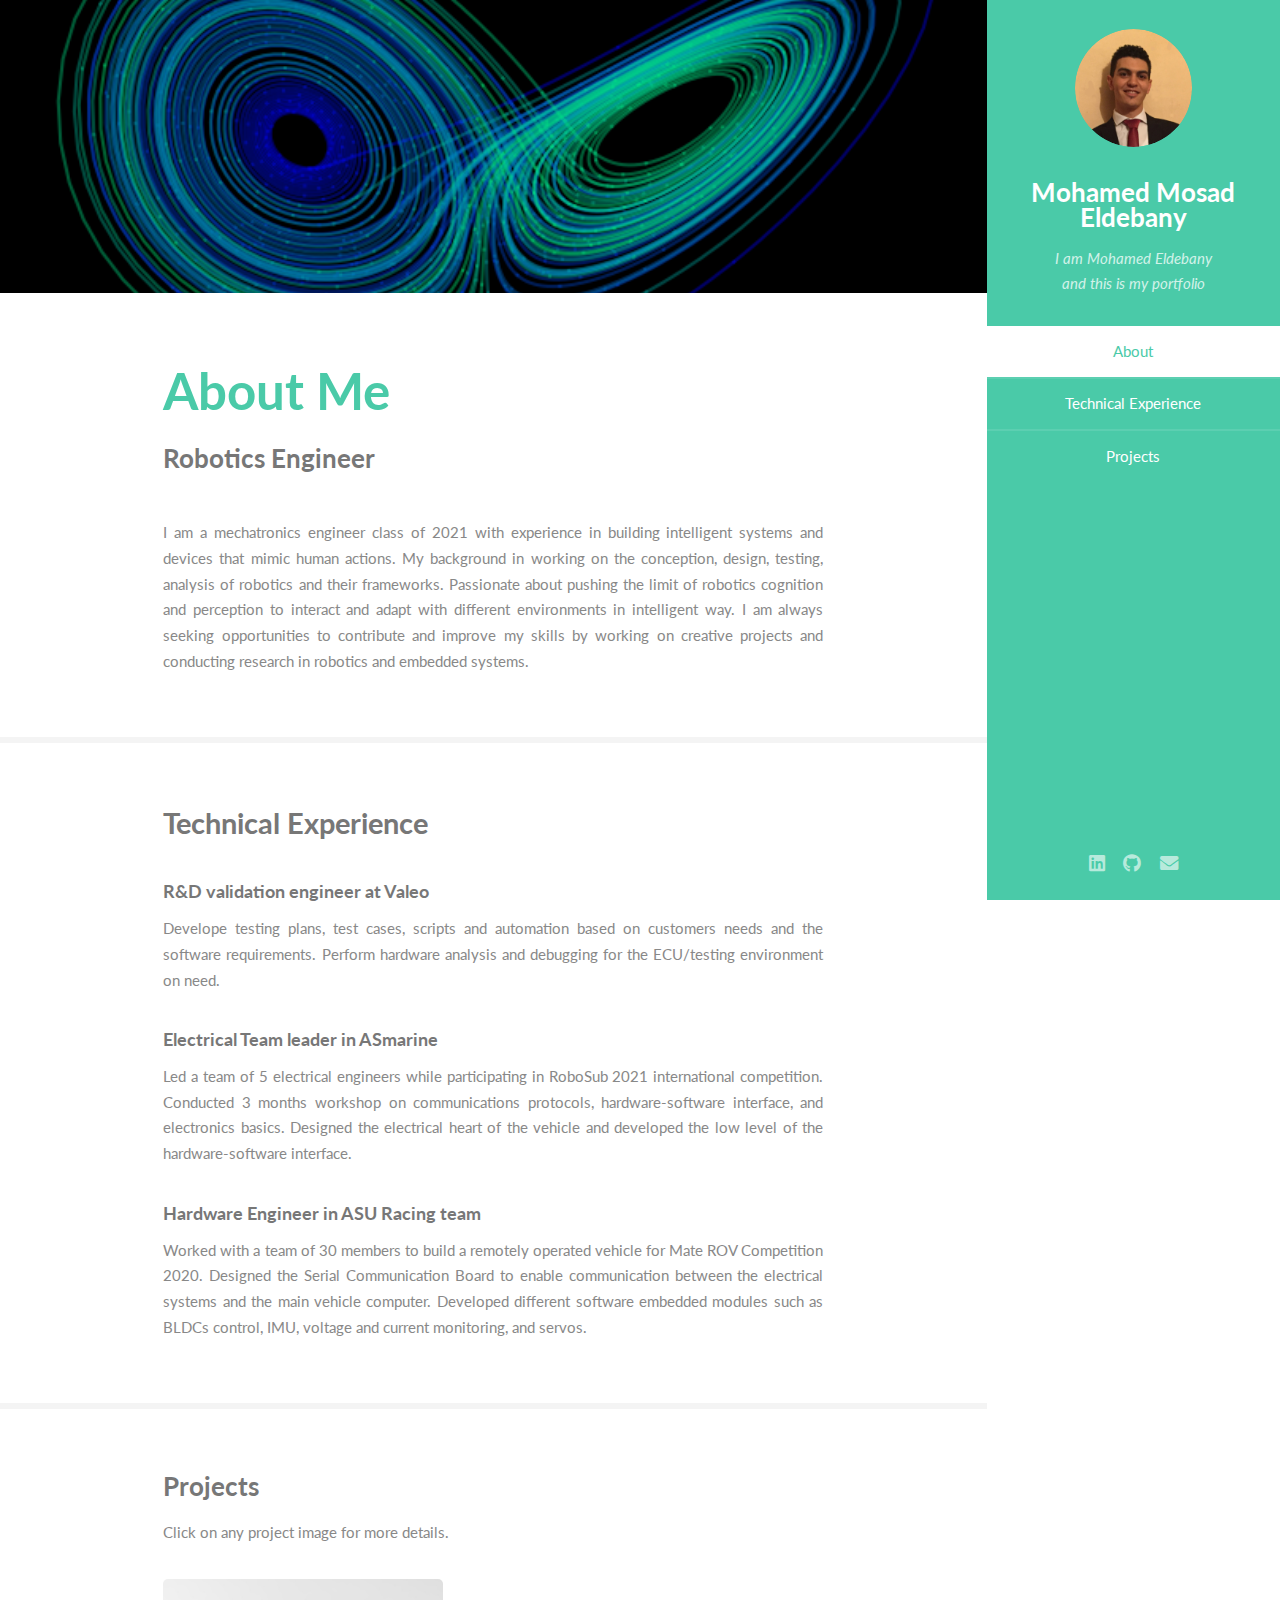
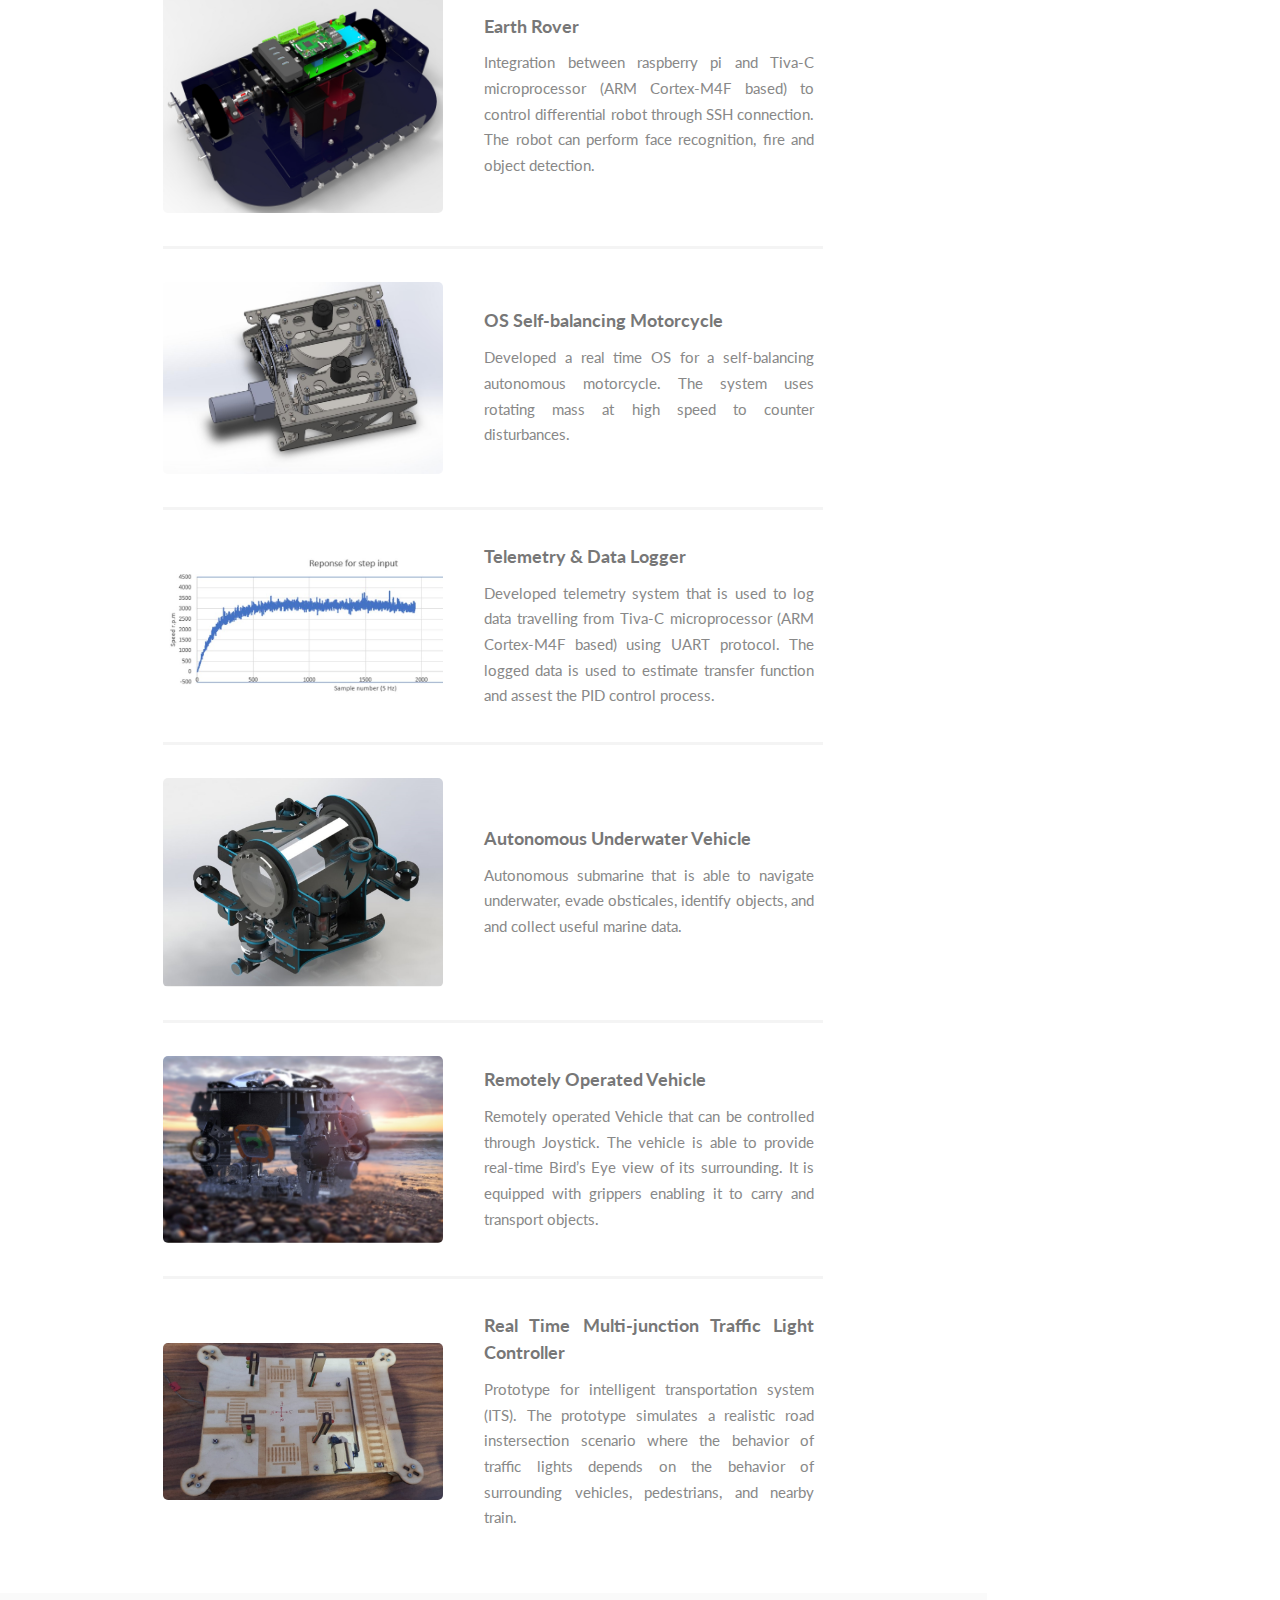
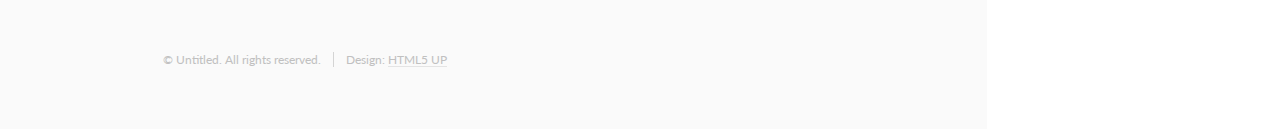
<file: index.html>
<!DOCTYPE HTML>
<!--
	Read Only by HTML5 UP
	html5up.net | @ajlkn
	Free for personal and commercial use under the CCA 3.0 license (html5up.net/license)
-->
<html>
	<head>
		<title>Mosad's Portfolio</title>
		<meta charset="utf-8" />
		<meta name="viewport" content="width=device-width, initial-scale=1, user-scalable=no" />
		<link rel="stylesheet" href="assets/css/main.css" />
	</head>
	<body class="is-preload">

		<!-- Header -->
			<section id="header">
				<header>
					<span class="image avatar"><img src="images/avatar.jpg" alt="" /></span>
					<h1 id="logo"><a href="#">Mohamed Mosad Eldebany</a></h1>
					<p>I am Mohamed Eldebany<br /> and this is my portfolio<br />
				</header>
				<nav id="nav">
					<ul>
						<li><a href="#one" class="active">About</a></li>
						<li><a href="#two">Technical Experience</a></li>
						<li><a href="#three">Projects</a></li>
					</ul>
				</nav>
				<footer>
					<ul class="icons">
						<li><a href="https://www.linkedin.com/in/mohamed-eldebany-15b334131/" target="_blank" class="icon brands fa-linkedin"><span class="label">LinkedIn</span></a></li>
						<li><a href="https://github.com/mossad1998" target="_blank" class="icon brands fa-github"><span class="label">Github</span></a></li>
						<li><a href="mailto: mohamed.eldebany@outlook.com" target="_blank" class="icon solid fa-envelope"><span class="label">Email</span></a></li>
					</ul>
				</footer>
			</section>

		<!-- Wrapper -->
			<div id="wrapper">

				<!-- Main -->
					<div id="main">

						<!-- One -->
							<section id="one">
								<div class="image main" data-position="center">
									<img src="images/banner.jpg" alt="" />
								</div>
								<div class="container">
									<header class="major">
										<h2>About Me</h2>
										<p>Robotics Engineer	<br /></p>
									</header>
									<p>I am a mechatronics engineer class of 2021 with experience in building intelligent systems and devices that mimic human actions.
									My background in working on the conception, design, testing, analysis of robotics and their frameworks.
									Passionate about pushing the limit of robotics cognition and perception to interact and adapt with different environments in intelligent way.
									I am always seeking opportunities to contribute and improve my skills by working on creative projects and conducting research in robotics and embedded systems.</p>
								</div>
							</section>

						<!-- Two -->
							<section id="two">
								<div class="container">
									<h2>Technical Experience</h2>


									<p>
										<h4>R&D validation engineer at Valeo</h4>
										Develope testing plans, test cases, scripts and automation based on customers needs and the software requirements. 
										Perform hardware analysis and debugging for the ECU/testing environment on need.
									</p>

									
									<p>
										<h4>Electrical Team leader in ASmarine</h4>
										Led  a team  of 5 electrical engineers while participating in RoboSub 2021 international competition.
										Conducted 3 months workshop on communications protocols, hardware-software interface, and electronics basics.
										Designed the electrical heart of the vehicle and developed the low level of the hardware-software interface.
									</p>

									<p>
										<h4>Hardware Engineer in ASU Racing team</h4>
										Worked with a team of 30 members to build a remotely operated vehicle for Mate ROV Competition 2020.
										Designed the Serial Communication Board to enable communication between the electrical systems and the main
										vehicle computer.
										Developed different software embedded modules such as BLDCs control, IMU, voltage and current monitoring, and servos.
									</p>

								</div>
							</section>

						<!-- Three -->
							<section id="three">
								<div class="container">
									<h3>Projects</h3>
									<p>Click on any project image for more details.</p>
									<div class="features">

										<article>
											<a href="./public/EarthRover.html" class="image"><img src="images/ER_2.jpg" alt="" /></a>
											<div class="inner">
												<h4>Earth Rover</h4>
												<p>
													Integration between raspberry pi and Tiva-C microprocessor (ARM Cortex-M4F based) to control differential robot through SSH connection.
													The robot can perform face recognition, fire and object detection.
												</p>
											</div>
										</article>

										<article>
											<a href="./public/selfBalancingMotorcycle.html" class="image"><img src="images/self_balancr_cad.JPG" alt="" /></a>
											<div class="inner">
												<h4>OS Self-balancing Motorcycle</h4>
												<p>
													Developed a real time OS for a self-balancing autonomous motorcycle.
													The system uses rotating mass at high speed to counter disturbances.
												</p>
											</div>
										</article>
										<article>
											<a href="./public/DataLogger.html" class="image"><img src="images/Response.jpg" alt="" /></a>
											<div class="inner">
												<h4>Telemetry & Data Logger</h4>
												<p>
													Developed telemetry system that is used to log data travelling from Tiva-C microprocessor (ARM Cortex-M4F based) using UART protocol.
													The logged data is used to estimate transfer function and assest the PID control process.
												</p>
											</div>
										</article>



										<article>
											<a href="./public/AutonomousUnderwaterVehicle.html" class="image"><img src="images/AUV_Render.jpg" alt="" /></a>
											<div class="inner">
												<h4>Autonomous Underwater Vehicle</h4>
												<p>
													Autonomous submarine that is able to navigate underwater, evade obsticales, identify objects, and and collect useful marine data.
						
												</p>
											</div>
										</article>

										<article>
											<a href="./public/RemotelyOperatedVehicle.html" class="image"><img src="images/ROV_Render.jpg" alt="" /></a>
											<div class="inner">
												<h4>Remotely Operated Vehicle</h4>
												<p>

													Remotely operated Vehicle that can be controlled through Joystick. The vehicle is able to provide real-time Bird’s Eye view of its surrounding.
													It is equipped with grippers enabling it to carry and transport objects.
												</p>
											</div>
										</article>


										<article>
											<a href="./public/Multi-junctionTrafficLightController.html" class="image"><img src="images/Traffic_Base.jpeg" alt="" /></a>
											<div class="inner">
												<h4> Real Time Multi-junction Traffic Light Controller</h4>
												<p>
													Prototype for intelligent transportation system (ITS). The prototype simulates a realistic road instersection scenario where the behavior of
													traffic lights depends on the behavior of surrounding vehicles, pedestrians, and nearby train.
												</p>
											</div>
										</article>


									</div>
								</div>
							</section>



						<!-- Five -->
						<!--
							<section id="five">
								<div class="container">
									<h3>Elements</h3>

									<section>
										<h4>Text</h4>
										<p>This is <b>bold</b> and this is <strong>strong</strong>. This is <i>italic</i> and this is <em>emphasized</em>.
										This is <sup>superscript</sup> text and this is <sub>subscript</sub> text.
										This is <u>underlined</u> and this is code: <code>for (;;) { ... }</code>. Finally, <a href="#">this is a link</a>.</p>
										<hr />
										<header>
											<h4>Heading with a Subtitle</h4>
											<p>Lorem ipsum dolor sit amet nullam id egestas urna aliquam</p>
										</header>
										<p>Nunc lacinia ante nunc ac lobortis. Interdum adipiscing gravida odio porttitor sem non mi integer non faucibus ornare mi ut ante amet placerat aliquet. Volutpat eu sed ante lacinia sapien lorem accumsan varius montes viverra nibh in adipiscing blandit tempus accumsan.</p>
										<header>
											<h5>Heading with a Subtitle</h5>
											<p>Lorem ipsum dolor sit amet nullam id egestas urna aliquam</p>
										</header>
										<p>Nunc lacinia ante nunc ac lobortis. Interdum adipiscing gravida odio porttitor sem non mi integer non faucibus ornare mi ut ante amet placerat aliquet. Volutpat eu sed ante lacinia sapien lorem accumsan varius montes viverra nibh in adipiscing blandit tempus accumsan.</p>
										<hr />
										<h2>Heading Level 2</h2>
										<h3>Heading Level 3</h3>
										<h4>Heading Level 4</h4>
										<h5>Heading Level 5</h5>
										<h6>Heading Level 6</h6>
										<hr />
										<h5>Blockquote</h5>
										<blockquote>Fringilla nisl. Donec accumsan interdum nisi, quis tincidunt felis sagittis eget tempus euismod. Vestibulum ante ipsum primis in faucibus vestibulum. Blandit adipiscing eu felis iaculis volutpat ac adipiscing accumsan faucibus. Vestibulum ante ipsum primis in faucibus lorem ipsum dolor sit amet nullam adipiscing eu felis.</blockquote>
										<h5>Preformatted</h5>
										<pre><code>i = 0;

while (!deck.isInOrder()) {
    print 'Iteration ' + i;
    deck.shuffle();
    i++;
}

print 'It took ' + i + ' iterations to sort the deck.';</code></pre>
									</section>

									<section>
										<h4>Lists</h4>
										<div class="row">
											<div class="col-6 col-12-xsmall">
												<h5>Unordered</h5>
												<ul>
													<li>Dolor pulvinar etiam magna etiam.</li>
													<li>Sagittis adipiscing lorem eleifend.</li>
													<li>Felis enim feugiat dolore viverra.</li>
												</ul>
												<h5>Alternate</h5>
												<ul class="alt">
													<li>Dolor pulvinar etiam magna etiam.</li>
													<li>Sagittis adipiscing lorem eleifend.</li>
													<li>Felis enim feugiat dolore viverra.</li>
												</ul>
											</div>
											<div class="col-6 col-12-xsmall">
												<h5>Ordered</h5>
												<ol>
													<li>Dolor pulvinar etiam magna etiam.</li>
													<li>Etiam vel felis at lorem sed viverra.</li>
													<li>Felis enim feugiat dolore viverra.</li>
													<li>Dolor pulvinar etiam magna etiam.</li>
													<li>Etiam vel felis at lorem sed viverra.</li>
													<li>Felis enim feugiat dolore viverra.</li>
												</ol>
												<h5>Icons</h5>
												<ul class="icons">
													<li><a href="#" class="icon brands fa-twitter"><span class="label">Twitter</span></a></li>
													<li><a href="#" class="icon brands fa-facebook-f"><span class="label">Facebook</span></a></li>
													<li><a href="#" class="icon brands fa-instagram"><span class="label">Instagram</span></a></li>
													<li><a href="#" class="icon brands fa-github"><span class="label">Github</span></a></li>
													<li><a href="#" class="icon brands fa-dribbble"><span class="label">Dribbble</span></a></li>
													<li><a href="#" class="icon brands fa-tumblr"><span class="label">Tumblr</span></a></li>
												</ul>
											</div>
										</div>
										<h5>Actions</h5>
										<ul class="actions">
											<li><a href="#" class="button primary">Default</a></li>
											<li><a href="#" class="button">Default</a></li>
											<li><a href="#" class="button alt">Default</a></li>
										</ul>
										<ul class="actions small">
											<li><a href="#" class="button primary small">Small</a></li>
											<li><a href="#" class="button small">Small</a></li>
											<li><a href="#" class="button alt small">Small</a></li>
										</ul>
										<div class="row">
											<div class="col-3 col-6-medium col-12-xsmall">
												<ul class="actions stacked">
													<li><a href="#" class="button primary">Default</a></li>
													<li><a href="#" class="button">Default</a></li>
													<li><a href="#" class="button alt">Default</a></li>
												</ul>
											</div>
											<div class="col-3 col-6 col-12-xsmall">
												<ul class="actions stacked">
													<li><a href="#" class="button primary small">Small</a></li>
													<li><a href="#" class="button small">Small</a></li>
													<li><a href="#" class="button alt small">Small</a></li>
												</ul>
											</div>
											<div class="col-3 col-6-medium col-12-xsmall">
												<ul class="actions stacked">
													<li><a href="#" class="button primary fit">Default</a></li>
													<li><a href="#" class="button fit">Default</a></li>
													<li><a href="#" class="button alt fit">Default</a></li>
												</ul>
											</div>
											<div class="col-3 col-6-medium col-12-xsmall">
												<ul class="actions stacked">
													<li><a href="#" class="button primary small fit">Small</a></li>
													<li><a href="#" class="button small fit">Small</a></li>
													<li><a href="#" class="button alt small fit">Small</a></li>
												</ul>
											</div>
										</div>
									</section>

									<section>
										<h4>Table</h4>
										<h5>Default</h5>
										<div class="table-wrapper">
											<table>
												<thead>
													<tr>
														<th>Name</th>
														<th>Description</th>
														<th>Price</th>
													</tr>
												</thead>
												<tbody>
													<tr>
														<td>Item One</td>
														<td>Ante turpis integer aliquet porttitor.</td>
														<td>29.99</td>
													</tr>
													<tr>
														<td>Item Two</td>
														<td>Vis ac commodo adipiscing arcu aliquet.</td>
														<td>19.99</td>
													</tr>
													<tr>
														<td>Item Three</td>
														<td> Morbi faucibus arcu accumsan lorem.</td>
														<td>29.99</td>
													</tr>
													<tr>
														<td>Item Four</td>
														<td>Vitae integer tempus condimentum.</td>
														<td>19.99</td>
													</tr>
													<tr>
														<td>Item Five</td>
														<td>Ante turpis integer aliquet porttitor.</td>
														<td>29.99</td>
													</tr>
												</tbody>
												<tfoot>
													<tr>
														<td colspan="2"></td>
														<td>100.00</td>
													</tr>
												</tfoot>
											</table>
										</div>

										<h5>Alternate</h5>
										<div class="table-wrapper">
											<table class="alt">
												<thead>
													<tr>
														<th>Name</th>
														<th>Description</th>
														<th>Price</th>
													</tr>
												</thead>
												<tbody>
													<tr>
														<td>Item One</td>
														<td>Ante turpis integer aliquet porttitor.</td>
														<td>29.99</td>
													</tr>
													<tr>
														<td>Item Two</td>
														<td>Vis ac commodo adipiscing arcu aliquet.</td>
														<td>19.99</td>
													</tr>
													<tr>
														<td>Item Three</td>
														<td> Morbi faucibus arcu accumsan lorem.</td>
														<td>29.99</td>
													</tr>
													<tr>
														<td>Item Four</td>
														<td>Vitae integer tempus condimentum.</td>
														<td>19.99</td>
													</tr>
													<tr>
														<td>Item Five</td>
														<td>Ante turpis integer aliquet porttitor.</td>
														<td>29.99</td>
													</tr>
												</tbody>
												<tfoot>
													<tr>
														<td colspan="2"></td>
														<td>100.00</td>
													</tr>
												</tfoot>
											</table>
										</div>
									</section>

									<section>
										<h4>Buttons</h4>
										<ul class="actions">
											<li><a href="#" class="button primary">Primary</a></li>
											<li><a href="#" class="button">Default</a></li>
											<li><a href="#" class="button alt">Alternate</a></li>
										</ul>
										<ul class="actions">
											<li><a href="#" class="button primary large">Large</a></li>
											<li><a href="#" class="button">Default</a></li>
											<li><a href="#" class="button alt small">Small</a></li>
										</ul>
										<ul class="actions fit">
											<li><a href="#" class="button primary fit">Fit</a></li>
											<li><a href="#" class="button fit">Fit</a></li>
											<li><a href="#" class="button alt fit">Fit</a></li>
										</ul>
										<ul class="actions fit small">
											<li><a href="#" class="button primary fit small">Fit + Small</a></li>
											<li><a href="#" class="button fit small">Fit + Small</a></li>
											<li><a href="#" class="button alt fit small">Fit + Small</a></li>
										</ul>
										<ul class="actions">
											<li><a href="#" class="button primary icon solid fa-download">Icon</a></li>
											<li><a href="#" class="button icon solid fa-download">Icon</a></li>
											<li><a href="#" class="button alt icon solid fa-check">Icon</a></li>
										</ul>
										<ul class="actions">
											<li><span class="button primary disabled">Primary</span></li>
											<li><span class="button disabled">Default</span></li>
											<li><span class="button alt disabled">Alternate</span></li>
										</ul>
									</section>

									<section>
										<h4>Form</h4>
										<form method="post" action="#">
											<div class="row gtr-uniform">
												<div class="col-6 col-12-xsmall">
													<input type="text" name="demo-name" id="demo-name" value="" placeholder="Name" />
												</div>
												<div class="col-6 col-12-xsmall">
													<input type="email" name="demo-email" id="demo-email" value="" placeholder="Email" />
												</div>
												<div class="col-12">
													<select name="demo-category" id="demo-category">
														<option value="">- Category -</option>
														<option value="1">Manufacturing</option>
														<option value="1">Shipping</option>
														<option value="1">Administration</option>
														<option value="1">Human Resources</option>
													</select>
												</div>
												<div class="col-4 col-12-medium">
													<input type="radio" id="demo-priority-low" name="demo-priority" checked>
													<label for="demo-priority-low">Low Priority</label>
												</div>
												<div class="col-4 col-12-medium">
													<input type="radio" id="demo-priority-normal" name="demo-priority">
													<label for="demo-priority-normal">Normal Priority</label>
												</div>
												<div class="col-4 col-12-medium">
													<input type="radio" id="demo-priority-high" name="demo-priority">
													<label for="demo-priority-high">High Priority</label>
												</div>
												<div class="col-6 col-12-medium">
													<input type="checkbox" id="demo-copy" name="demo-copy">
													<label for="demo-copy">Email me a copy of this message</label>
												</div>
												<div class="col-6 col-12-medium">
													<input type="checkbox" id="demo-human" name="demo-human" checked>
													<label for="demo-human">I am a human and not a robot</label>
												</div>
												<div class="col-12">
													<textarea name="demo-message" id="demo-message" placeholder="Enter your message" rows="6"></textarea>
												</div>
												<div class="col-12">
													<ul class="actions">
														<li><input type="submit" value="Send Message" /></li>
														<li><input type="reset" value="Reset" class="alt" /></li>
													</ul>
												</div>
											</div>
										</form>
									</section>

									<section>
										<h4>Image</h4>
										<h5>Fit</h5>
										<span class="image fit"><img src="images/banner.jpg" alt="" /></span>
										<div class="box alt">
											<div class="row gtr-50 gtr-uniform">
												<div class="col-4"><span class="image fit"><img src="images/pic01.jpg" alt="" /></span></div>
												<div class="col-4"><span class="image fit"><img src="images/pic02.jpg" alt="" /></span></div>
												<div class="col-4"><span class="image fit"><img src="images/pic03.jpg" alt="" /></span></div>
												<div class="col-4"><span class="image fit"><img src="images/pic02.jpg" alt="" /></span></div>
												<div class="col-4"><span class="image fit"><img src="images/pic03.jpg" alt="" /></span></div>
												<div class="col-4"><span class="image fit"><img src="images/pic01.jpg" alt="" /></span></div>
												<div class="col-4"><span class="image fit"><img src="images/pic03.jpg" alt="" /></span></div>
												<div class="col-4"><span class="image fit"><img src="images/pic01.jpg" alt="" /></span></div>
												<div class="col-4"><span class="image fit"><img src="images/pic02.jpg" alt="" /></span></div>
											</div>
										</div>
										<h5>Left &amp; Right</h5>
										<p><span class="image left"><img src="images/avatar.jpg" alt="" /></span>Fringilla nisl. Donec accumsan interdum nisi, quis tincidunt felis sagittis eget. tempus euismod. Vestibulum ante ipsum primis in faucibus vestibulum. Blandit adipiscing eu felis iaculis volutpat ac adipiscing accumsan eu faucibus. Integer ac pellentesque praesent tincidunt felis sagittis eget. tempus euismod. Vestibulum ante ipsum primis in faucibus vestibulum. Blandit adipiscing eu felis iaculis volutpat ac adipiscing accumsan eu faucibus. Integer ac pellentesque praesent. Donec accumsan interdum nisi, quis tincidunt felis sagittis eget. tempus euismod. Vestibulum ante ipsum primis in faucibus vestibulum. Blandit adipiscing eu felis iaculis volutpat ac adipiscing accumsan eu faucibus. Integer ac pellentesque praesent tincidunt felis sagittis eget. tempus euismod. Vestibulum ante ipsum primis in faucibus vestibulum. Blandit adipiscing eu felis iaculis volutpat ac adipiscing accumsan eu faucibus. Integer ac pellentesque praesent.</p>
										<p><span class="image right"><img src="images/avatar.jpg" alt="" /></span>Fringilla nisl. Donec accumsan interdum nisi, quis tincidunt felis sagittis eget. tempus euismod. Vestibulum ante ipsum primis in faucibus vestibulum. Blandit adipiscing eu felis iaculis volutpat ac adipiscing accumsan eu faucibus. Integer ac pellentesque praesent tincidunt felis sagittis eget. tempus euismod. Vestibulum ante ipsum primis in faucibus vestibulum. Blandit adipiscing eu felis iaculis volutpat ac adipiscing accumsan eu faucibus. Integer ac pellentesque praesent. Donec accumsan interdum nisi, quis tincidunt felis sagittis eget. tempus euismod. Vestibulum ante ipsum primis in faucibus vestibulum. Blandit adipiscing eu felis iaculis volutpat ac adipiscing accumsan eu faucibus. Integer ac pellentesque praesent tincidunt felis sagittis eget. tempus euismod. Vestibulum ante ipsum primis in faucibus vestibulum. Blandit adipiscing eu felis iaculis volutpat ac adipiscing accumsan eu faucibus. Integer ac pellentesque praesent.</p>
									</section>

								</div>
							</section>
						-->

					</div>

				<!-- Footer -->
					<section id="footer">
						<div class="container">
							<ul class="copyright">
								<li>&copy; Untitled. All rights reserved.</li><li>Design: <a href="http://html5up.net">HTML5 UP</a></li>
							</ul>
						</div>
					</section>

			</div>

		<!-- Scripts -->
			<script src="assets/js/jquery.min.js"></script>
			<script src="assets/js/jquery.scrollex.min.js"></script>
			<script src="assets/js/jquery.scrolly.min.js"></script>
			<script src="assets/js/browser.min.js"></script>
			<script src="assets/js/breakpoints.min.js"></script>
			<script src="assets/js/util.js"></script>
			<script src="assets/js/main.js"></script>

	</body>
</html>
</file>
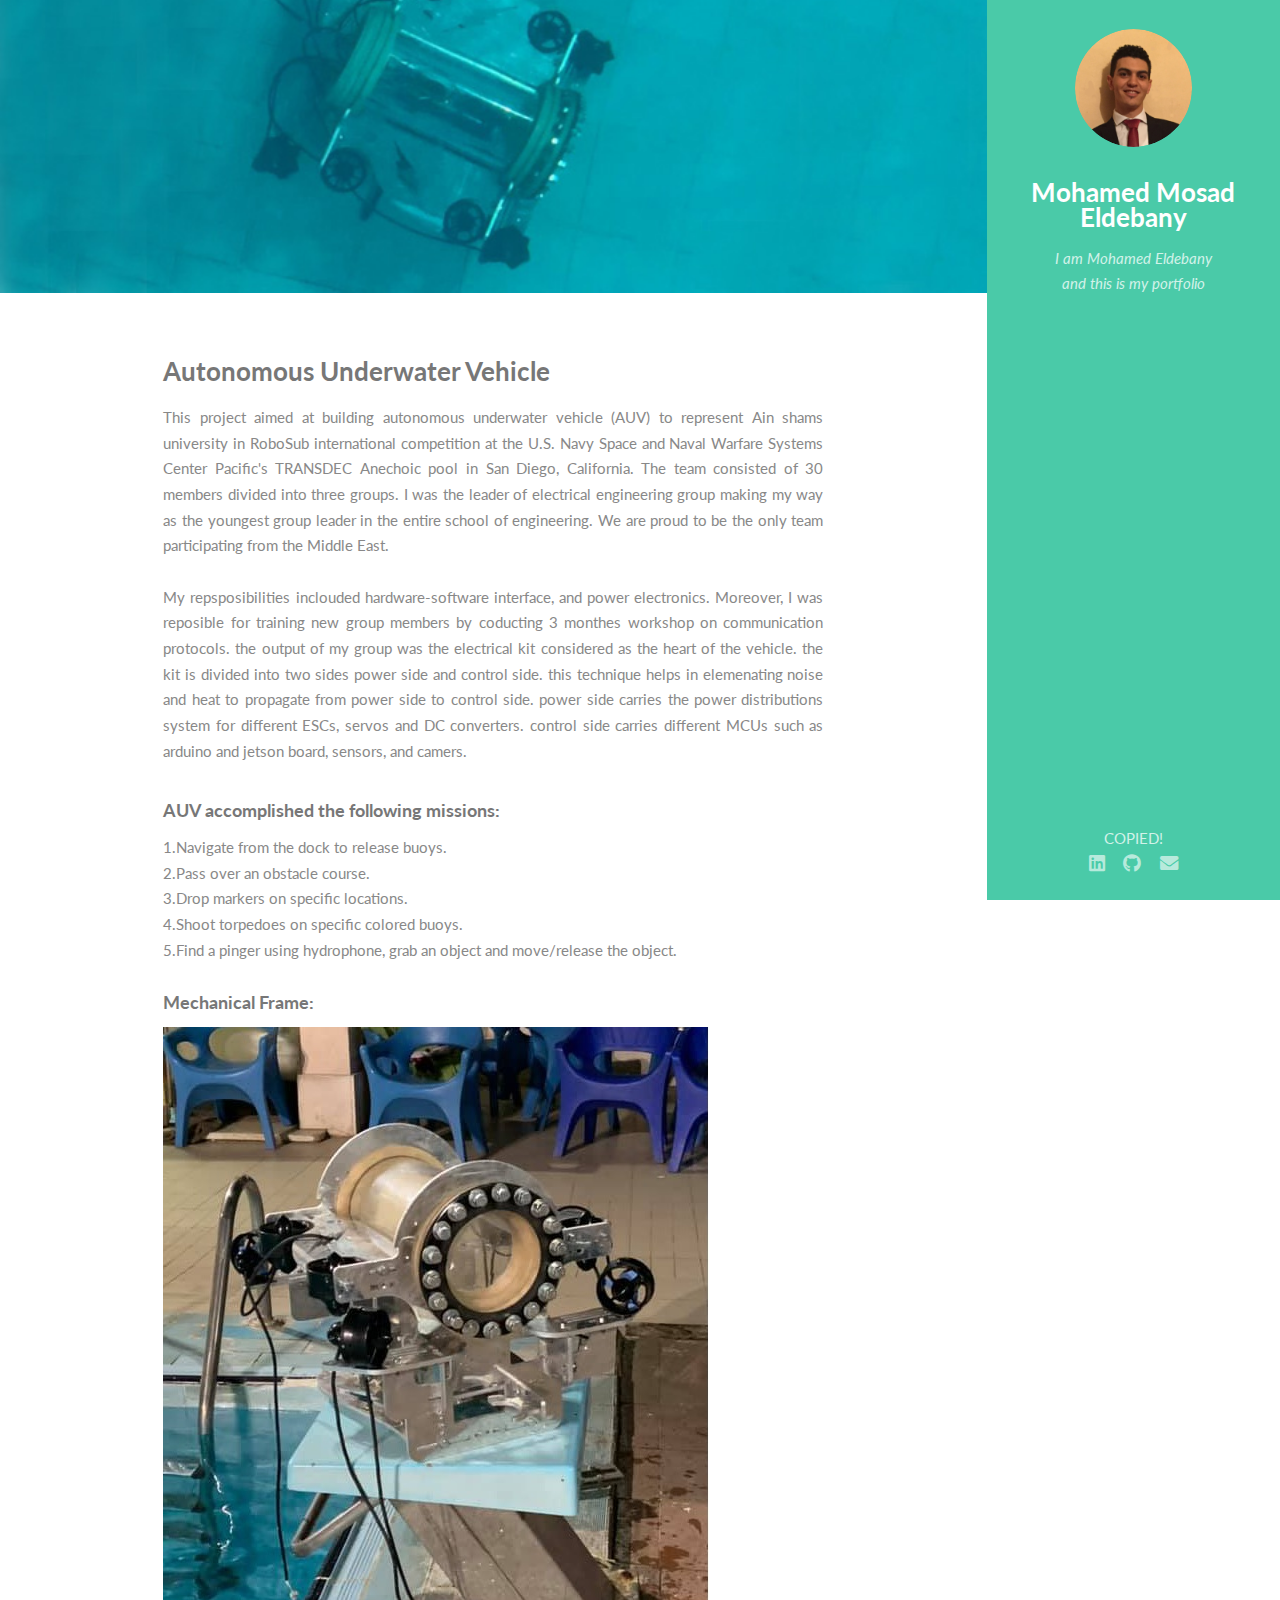
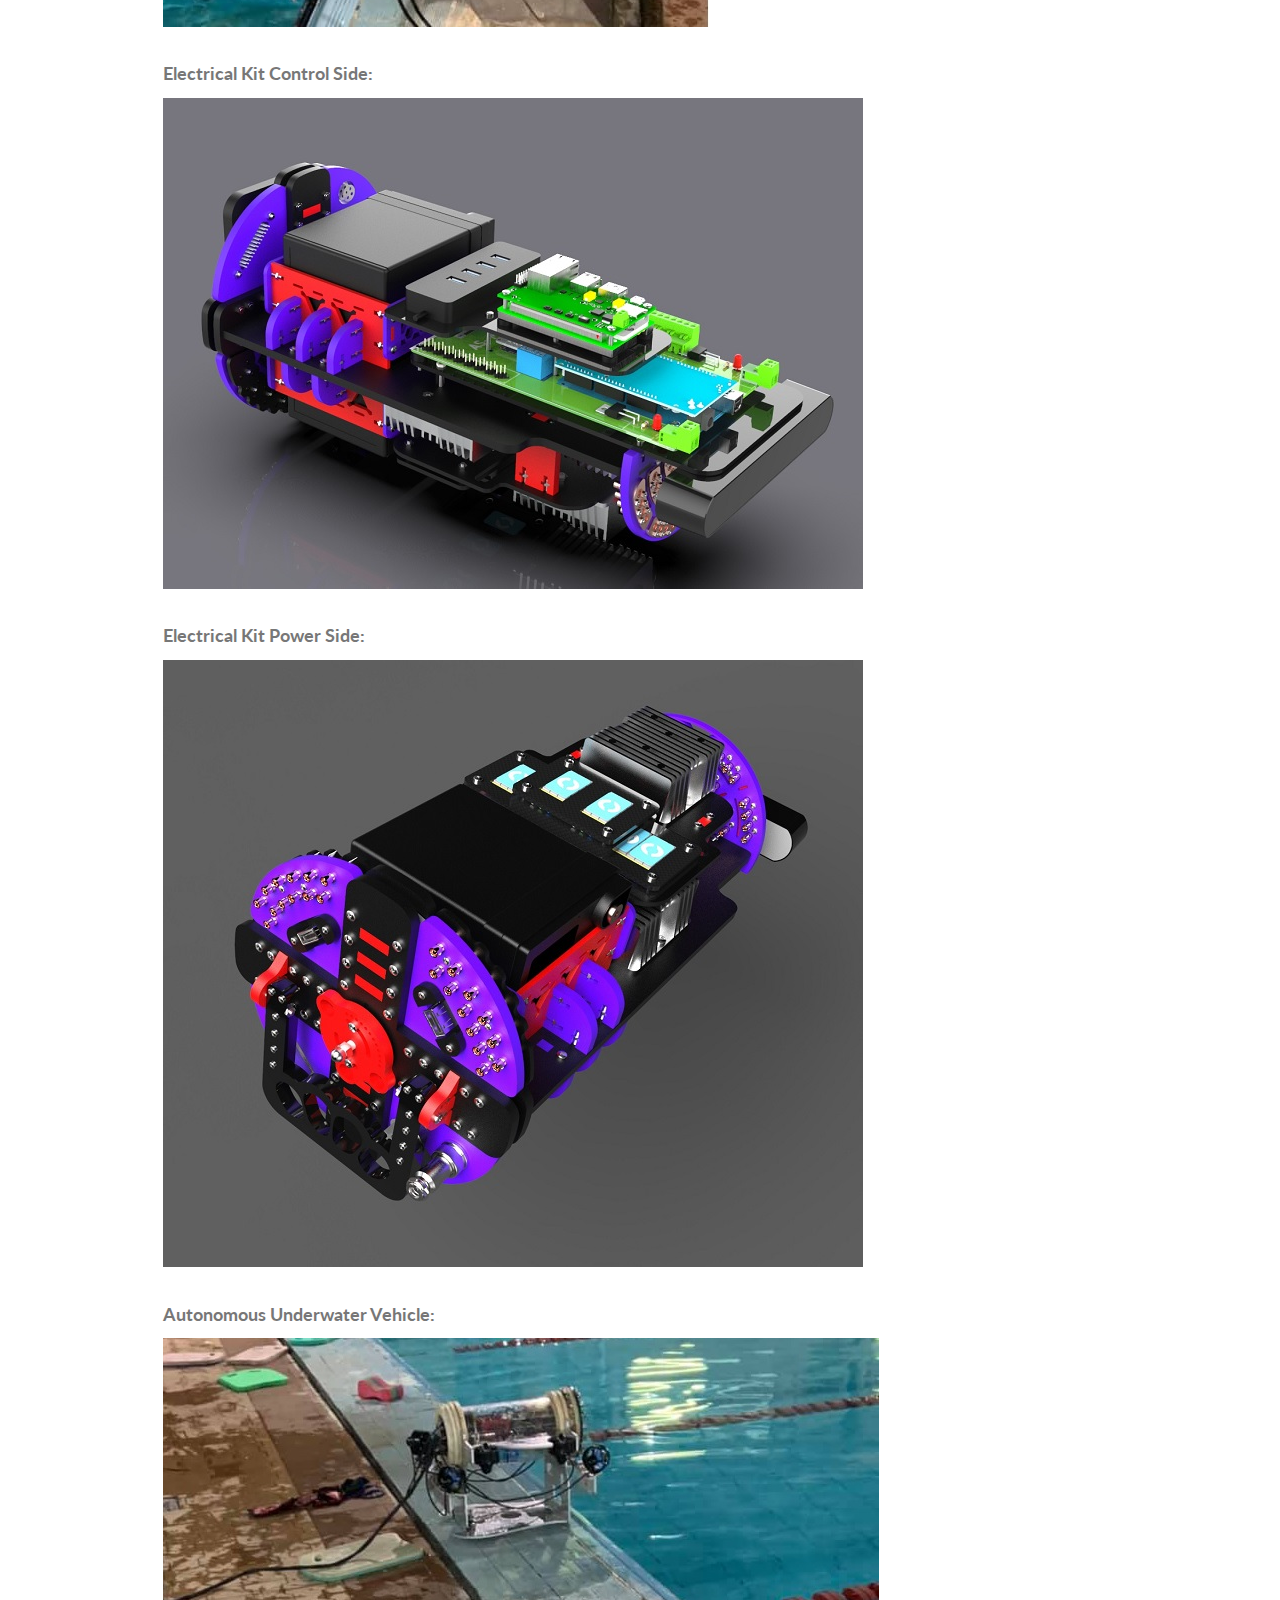
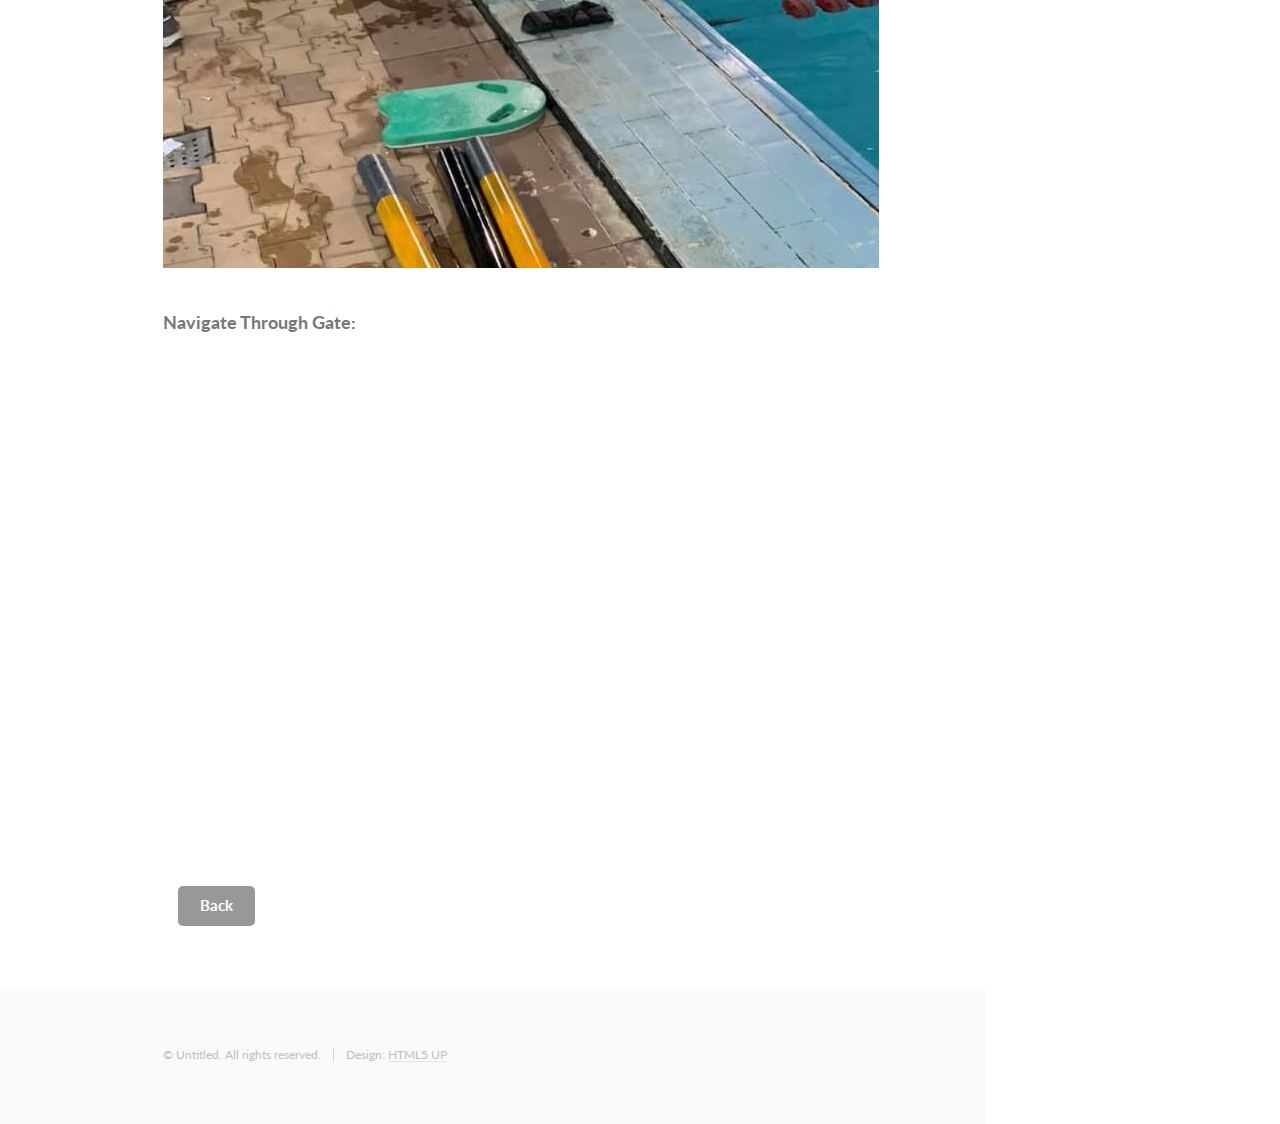
<file: public/AutonomousUnderwaterVehicle.html>
<!DOCTYPE HTML>
<!--
	Read Only by HTML5 UP
	html5up.net | @ajlkn
	Free for personal and commercial use under the CCA 3.0 license (html5up.net/license)
-->
<html>
	<head>
		<title>Autonomous Underwater Vehicle</title>
		<meta charset="utf-8" />
		<meta name="viewport" content="width=device-width, initial-scale=1, user-scalable=no" />
		<link rel="stylesheet" href="../assets/css/main.css" />
	</head>
	<body class="is-preload">

		<!-- Header -->
			<section id="header">
				<header>
					<span class="image avatar"><img src="../images/avatar.jpg" alt="" /></span>
					<h1 id="logo"><a href="#">Mohamed Mosad Eldebany</a></h1>
					<p>I am Mohamed Eldebany<br /> and this is my portfolio<br />
				</header>
				<nav id="nav">
					<ul>
					</ul>
				</nav>
				<footer>
					<div class="copy-box">COPIED!</div> 
					<ul class="icons">
						<li><a href="https://www.linkedin.com/in/mohamed-eldebany-15b334131/" target="_blank" class="icon brands fa-linkedin"><span class="label">LinkedIn</span></a></li>
						<li><a href="https://github.com/mossad1998" target="_blank" class="icon brands fa-github"><span class="label">Github</span></a></li>
						<li><a href="mailto: mohamed.eldebany@outlook.com" target="_blank" class="icon solid fa-envelope"><span class="label">Email</span></a></li>
					</ul>
				</footer>
			</section>

		<!-- Wrapper -->
			<div id="wrapper">

				<!-- Main -->
					<div id="main">

						<!-- One -->
							<section id="one">
								<div class="image main" data-position="bottom" >
									<img src="../images/AUV_Water.jpg" alt="" />
								</div>
								<div class="container">
									<header class="major">
										<h3>Autonomous Underwater Vehicle</h3>
									</header>
									<p>
										This project aimed at building autonomous underwater vehicle (AUV)
										to represent Ain shams university in RoboSub international competition at the U.S. Navy Space and Naval Warfare Systems Center
										Pacific's TRANSDEC Anechoic pool in San Diego, California. The team consisted of 30 members divided into three groups.
										I was the leader of electrical engineering group making my way as the youngest group leader in the entire school of engineering.
										We are proud to be the only team participating from the Middle East.


										<br /><br />

										My repsposibilities inclouded hardware-software interface, and power electronics. Moreover, I was reposible for training new
										group members by coducting 3 monthes workshop on communication protocols.
										the output of my group was the electrical kit considered as the heart of the vehicle.
										the kit is divided into two sides power side and control side.
										this technique helps in elemenating noise and heat to propagate from power side to control side.
										power side carries the power distributions system for different ESCs,  servos and DC converters.
										control side carries different MCUs such as arduino and jetson board, sensors, and camers.

										<br />

										<h4>AUV accomplished the following missions:</h4>
										1.Navigate from the dock to release buoys.<br />
										2.Pass over an obstacle course.<br />
										3.Drop markers on specific locations.<br />
										4.Shoot torpedoes on specific colored buoys.<br />
										5.Find a pinger using hydrophone, grab an object and move/release the object.


										<br /><br />

										<h4>Mechanical Frame:</h4>
										<img src="../images/AUV_Mechanical.jpg" alt="" />

										<br /><br />

										<h4>Electrical Kit Control Side:</h4>
										<img src="../images/Electrical_kit_Jetson.jpg" alt="" />


										<br /><br />

										<h4>Electrical Kit Power Side:</h4>
										<img src="../images/Electrical_Kit.jpg" alt="" />

										<br /><br />
										<h4>Autonomous Underwater Vehicle:</h4>
										<img src="../images/AUV_Vehicle.jpg" alt="" />

									</p>
									<h4>Navigate Through Gate:</h4>
									
									<div class="iframe-container">
										<iframe width="720" height="480" src="https://www.youtube.com/embed/EgdIqItVc14"
												title="YouTube video player" frameborder="0"
												allow="accelerometer; autoplay; clipboard-write; encrypted-media; gyroscope; picture-in-picture" allowfullscreen></iframe>
									</div> 

									<br /><br />
									<ul><a href="../index.html#three" class="button">Back</a></ul>



								</div>
							</section>



					</div>

				<!-- Footer -->
					<section id="footer">
						<div class="container">
							<ul class="copyright">
								<li>&copy; Untitled. All rights reserved.</li><li>Design: <a href="http://html5up.net">HTML5 UP</a></li>
							</ul>
						</div>
					</section>

			</div>

		<!-- Scripts -->
			<script src="../assets/js/jquery.min.js"></script>
			<script src="../assets/js/jquery.scrollex.min.js"></script>
			<script src="../assets/js/jquery.scrolly.min.js"></script>
			<script src="../assets/js/browser.min.js"></script>
			<script src="../assets/js/breakpoints.min.js"></script>
			<script src="../assets/js/util.js"></script>
			<script src="../assets/js/main.js"></script>

	</body>
</html>
</file>
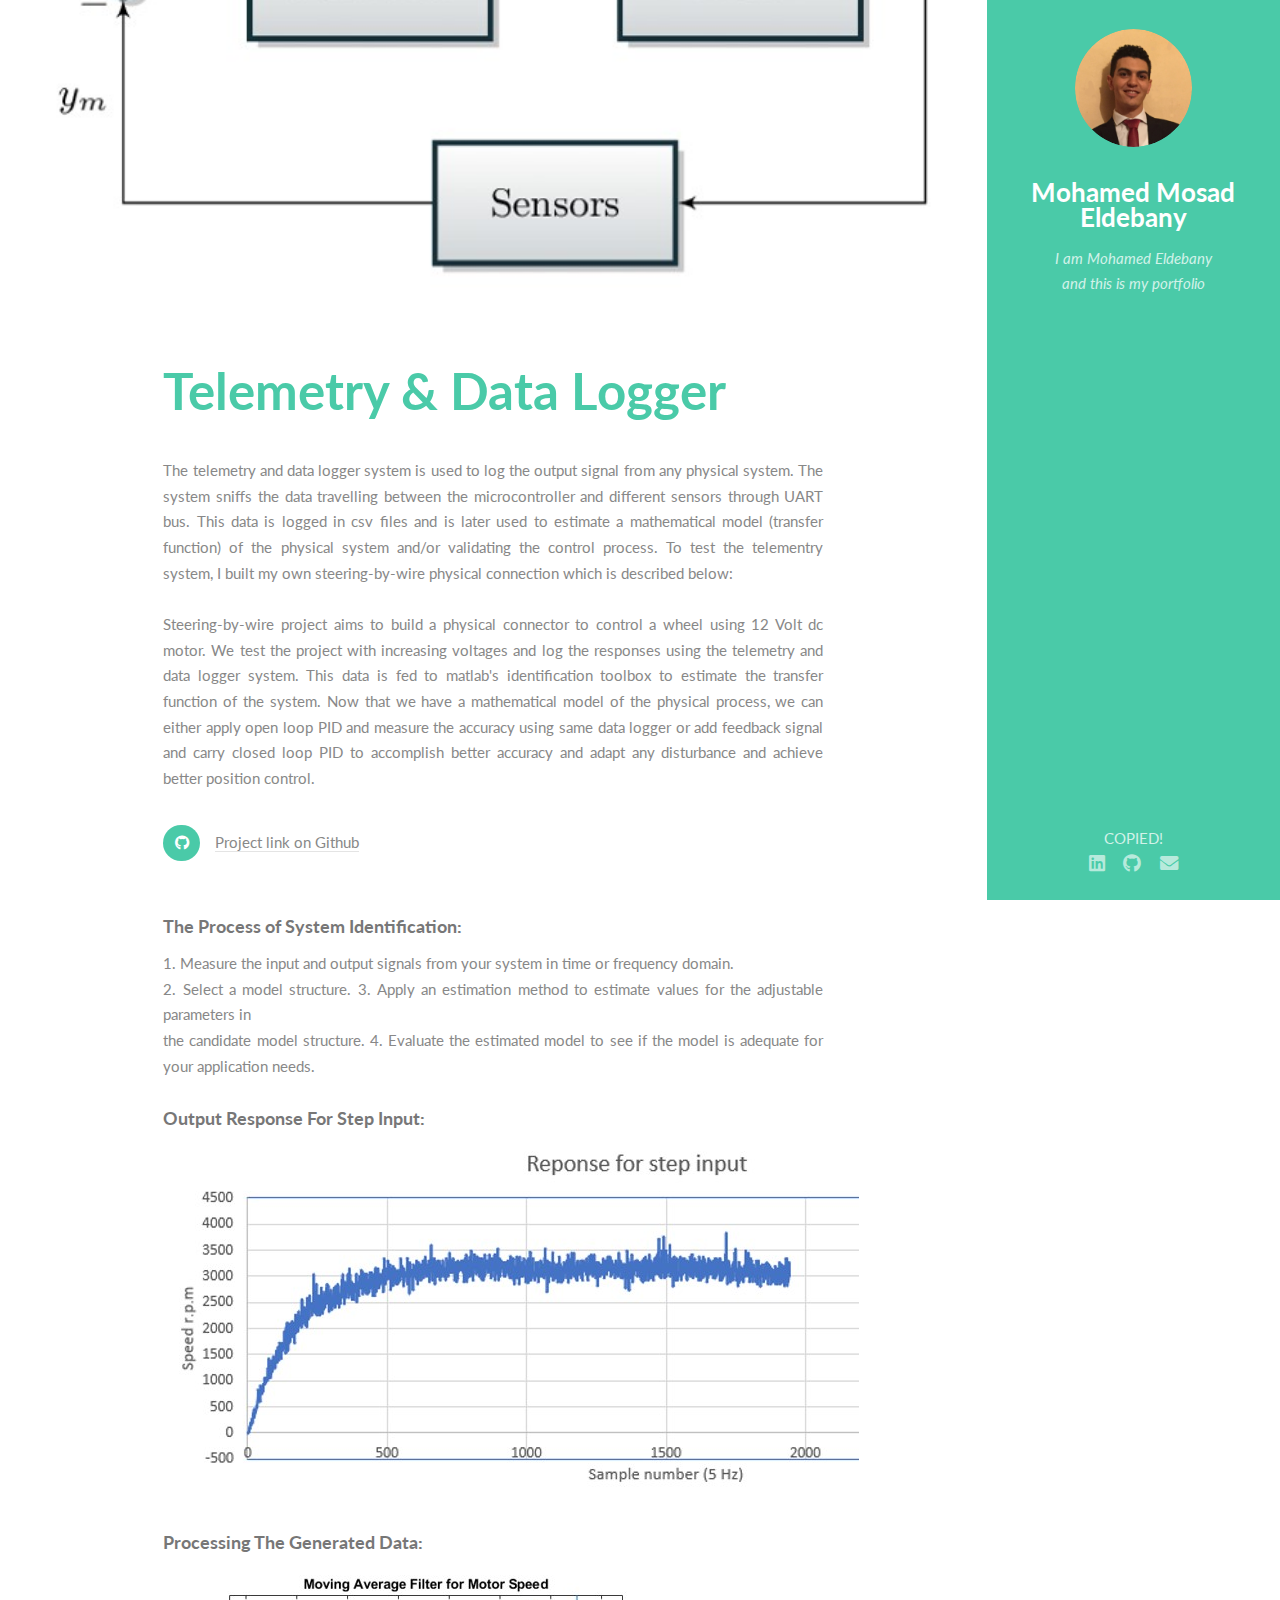
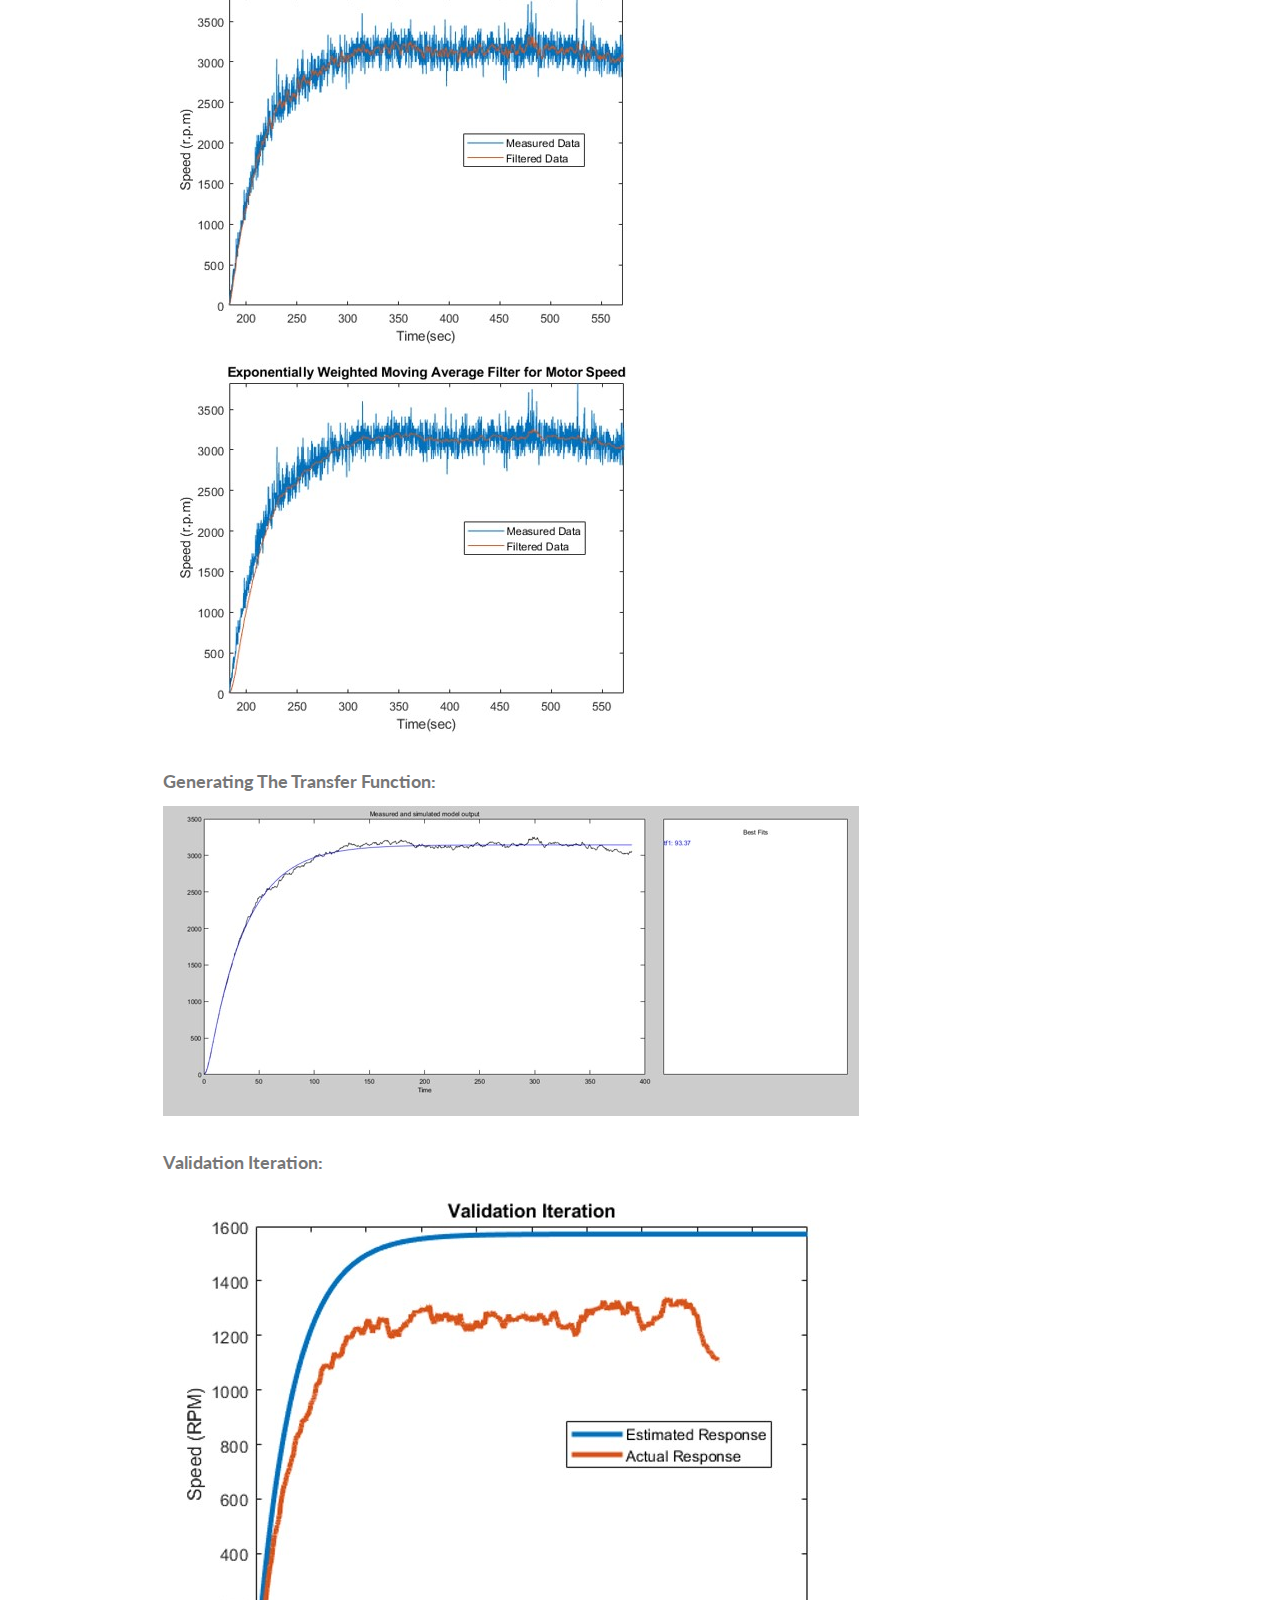
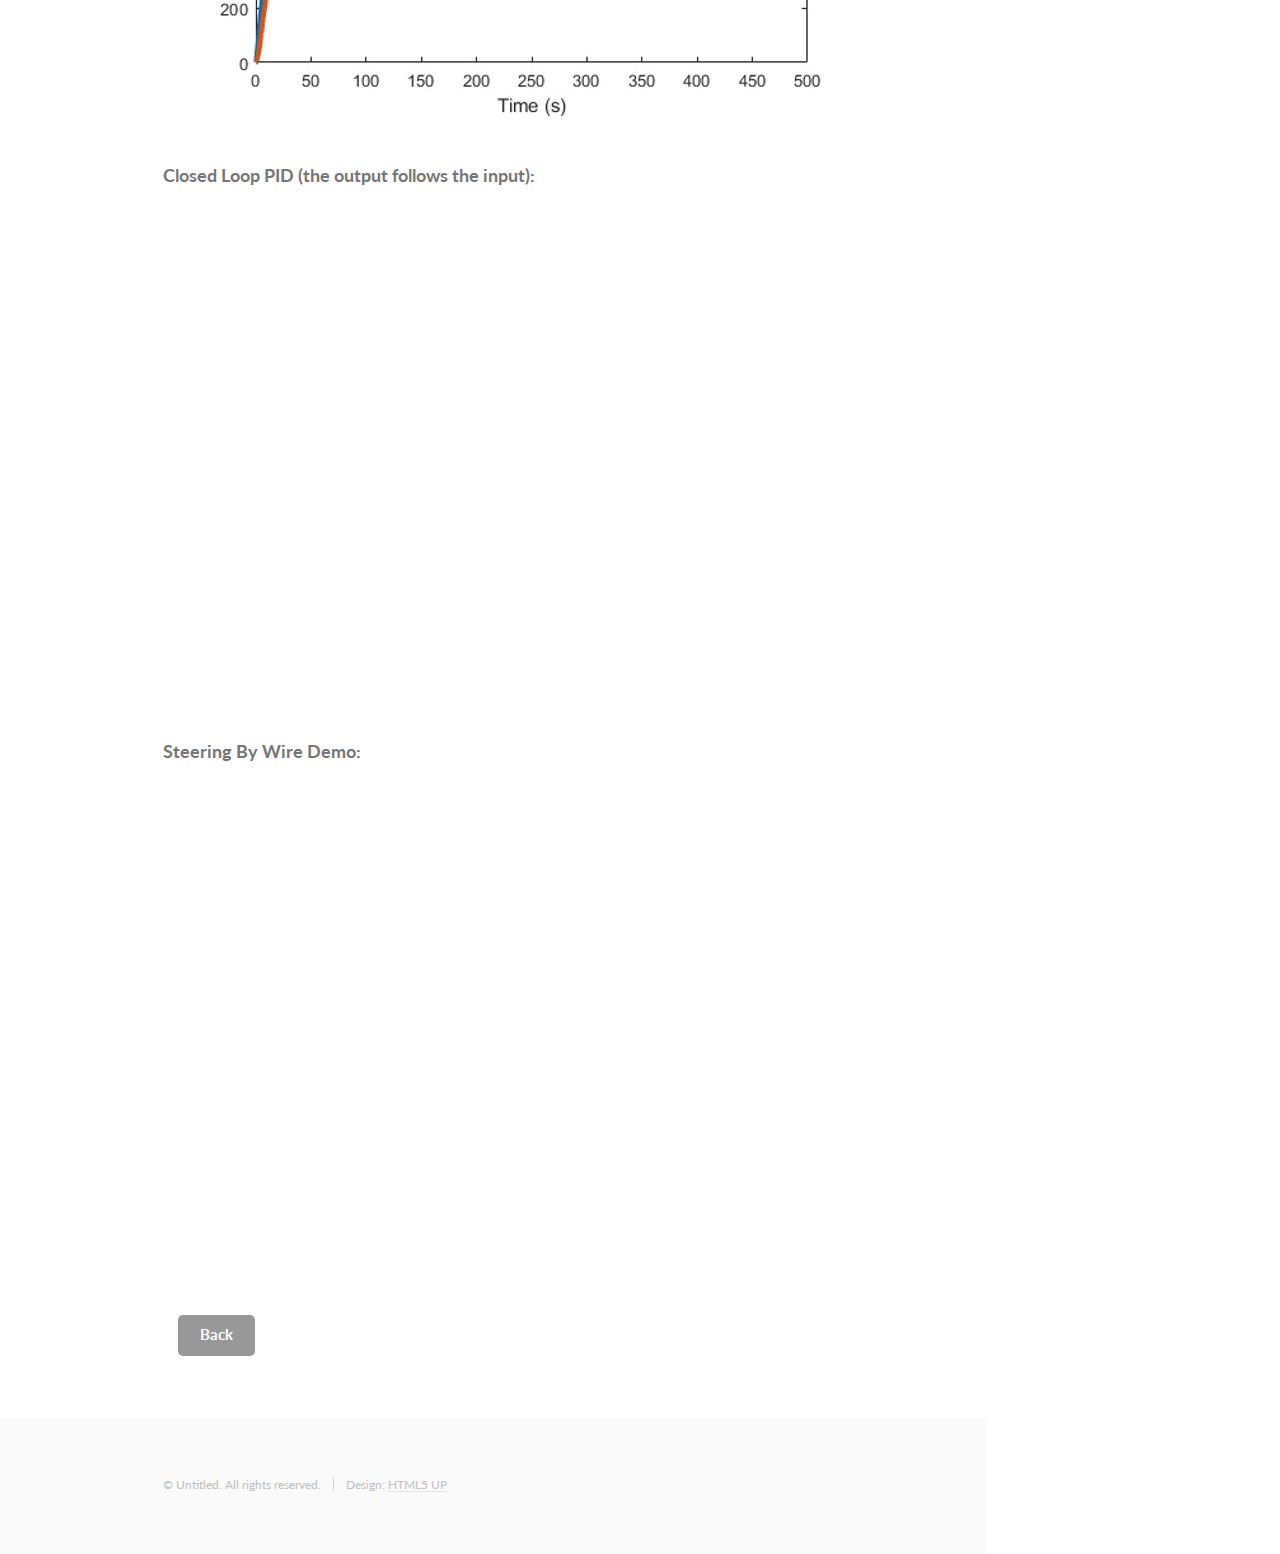
<file: public/DataLogger.html>
<!DOCTYPE HTML>
<!--
	Read Only by HTML5 UP
	html5up.net | @ajlkn
	Free for personal and commercial use under the CCA 3.0 license (html5up.net/license)
-->
<html>
	<head>
		<title>Telemetry Data Logger</title>
		<meta charset="utf-8" />
		<meta name="viewport" content="width=device-width, initial-scale=1, user-scalable=no" />
		<link rel="stylesheet" href="../assets/css/main.css" />
	</head>
	<body class="is-preload">

		<!-- Header -->
			<section id="header">
				<header>
					<span class="image avatar"><img src="../images/avatar.jpg" alt="" /></span>
					<h1 id="logo"><a href="#">Mohamed Mosad Eldebany</a></h1>
					<p>I am Mohamed Eldebany<br /> and this is my portfolio<br />
				</header>
				<nav id="nav">
					<ul>
					</ul>
				</nav>
				<footer>
					<div class="copy-box">COPIED!</div> 
					<ul class="icons">
						<li><a href="https://www.linkedin.com/in/mohamed-eldebany-15b334131/" target="_blank" class="icon brands fa-linkedin"><span class="label">LinkedIn</span></a></li>
						<li><a href="https://github.com/mossad1998" target="_blank" class="icon brands fa-github"><span class="label">Github</span></a></li>
						<li><a href="mailto: mohamed.eldebany@outlook.com" target="_blank" class="icon solid fa-envelope"><span class="label">Email</span></a></li>
					</ul>
				</footer>
			</section>

		<!-- Wrapper -->
			<div id="wrapper">

				<!-- Main -->
					<div id="main">

						<!-- One -->
							<section id="one">
								<div class="image main" data-position="bottom" >
									<img src="../images/Closed_Loop.jpg" alt="" />
								</div>
								<div class="container">
									<header class="major">
										<h2>Telemetry & Data Logger</h2>
									</header>
									<p>
										The telemetry and data logger system is used to log the output signal from any physical system.
										The system sniffs the data travelling between the microcontroller and different sensors through UART bus.
										This data is logged  in csv files and is later used to estimate a mathematical model (transfer function) of the physical
										system and/or validating the control process. To test the telementry system, I built my own steering-by-wire physical connection which is described below:

										<br /><br />

										Steering-by-wire project aims to build a physical connector to control a wheel using 12 Volt dc motor. We test the project
										with increasing voltages and log the responses using the telemetry and data logger system. This data is fed to matlab's
										identification toolbox to estimate the transfer function of the system. Now that we have a mathematical model of the physical
										process, we can either apply open loop PID and measure the accuracy using same data logger or add feedback signal and carry closed
										loop PID to accomplish better accuracy and adapt any disturbance and achieve better position control.

										<ul class="feature-icons">
											<li class="icon brands fa-github"><a href="https://github.com/mossad1998/Telemetry-Data-Logger" target="_blank">Project link on Github</a></li>
										</ul>

										<h4>The Process of System Identification:</h4>
										1. Measure the input and output signals from your system in time or frequency domain.<br />
										2. Select a model structure.
										3. Apply an estimation method to estimate values for the adjustable parameters in<br />
										the candidate model structure.
										4. Evaluate the estimated model to see if the model is adequate for your application needs.

										<br /><br />

										<h4>Output Response For Step Input:</h4>
										<img src="../images/Response.jpg" alt="" />

										<br /><br />

										<h4>Processing The Generated Data:</h4>
										<img src="../images/moving_avg_filter.jpg" alt="" />
										<br />
										<img src="../images/weighted_moving_avg_filter.jpg" alt="" />

										<br /><br />

										<h4>Generating The Transfer Function:</h4>
										<img src="../images/transfer_function.jpg" alt="" />

										<br /><br />

										<h4>Validation Iteration:</h4>
										<img src="../images/open_loop.jpg" alt="" />

									</p>
									<h4>Closed Loop PID (the output follows the input):</h4>
									<div class="iframe-container">
										<iframe width="720" height="480" src="https://www.youtube.com/embed/zaBpgE3_Rx0"
												title="YouTube video player" frameborder="0"
												allow="accelerometer; autoplay; clipboard-write; encrypted-media; gyroscope; picture-in-picture" allowfullscreen></iframe>
									</div>

									<br /><br />

									<h4>Steering By Wire Demo:</h4>
									<div class="iframe-container">
										<iframe width="720" height="480" src="https://www.youtube.com/embed/yXptVc-6PnM"
												title="YouTube video player" frameborder="0"
												allow="accelerometer; autoplay; clipboard-write; encrypted-media; gyroscope; picture-in-picture" allowfullscreen></iframe>
									</div>

									<br /><br />
									<ul><a href="../index.html#three" class="button">Back</a></ul>



								</div>
							</section>



					</div>

				<!-- Footer -->
					<section id="footer">
						<div class="container">
							<ul class="copyright">
								<li>&copy; Untitled. All rights reserved.</li><li>Design: <a href="http://html5up.net">HTML5 UP</a></li>
							</ul>
						</div>
					</section>

			</div>

		<!-- Scripts -->
			<script src="../assets/js/jquery.min.js"></script>
			<script src="../assets/js/jquery.scrollex.min.js"></script>
			<script src="../assets/js/jquery.scrolly.min.js"></script>
			<script src="../assets/js/browser.min.js"></script>
			<script src="../assets/js/breakpoints.min.js"></script>
			<script src="../assets/js/util.js"></script>
			<script src="../assets/js/main.js"></script>

	</body>
</html>
</file>
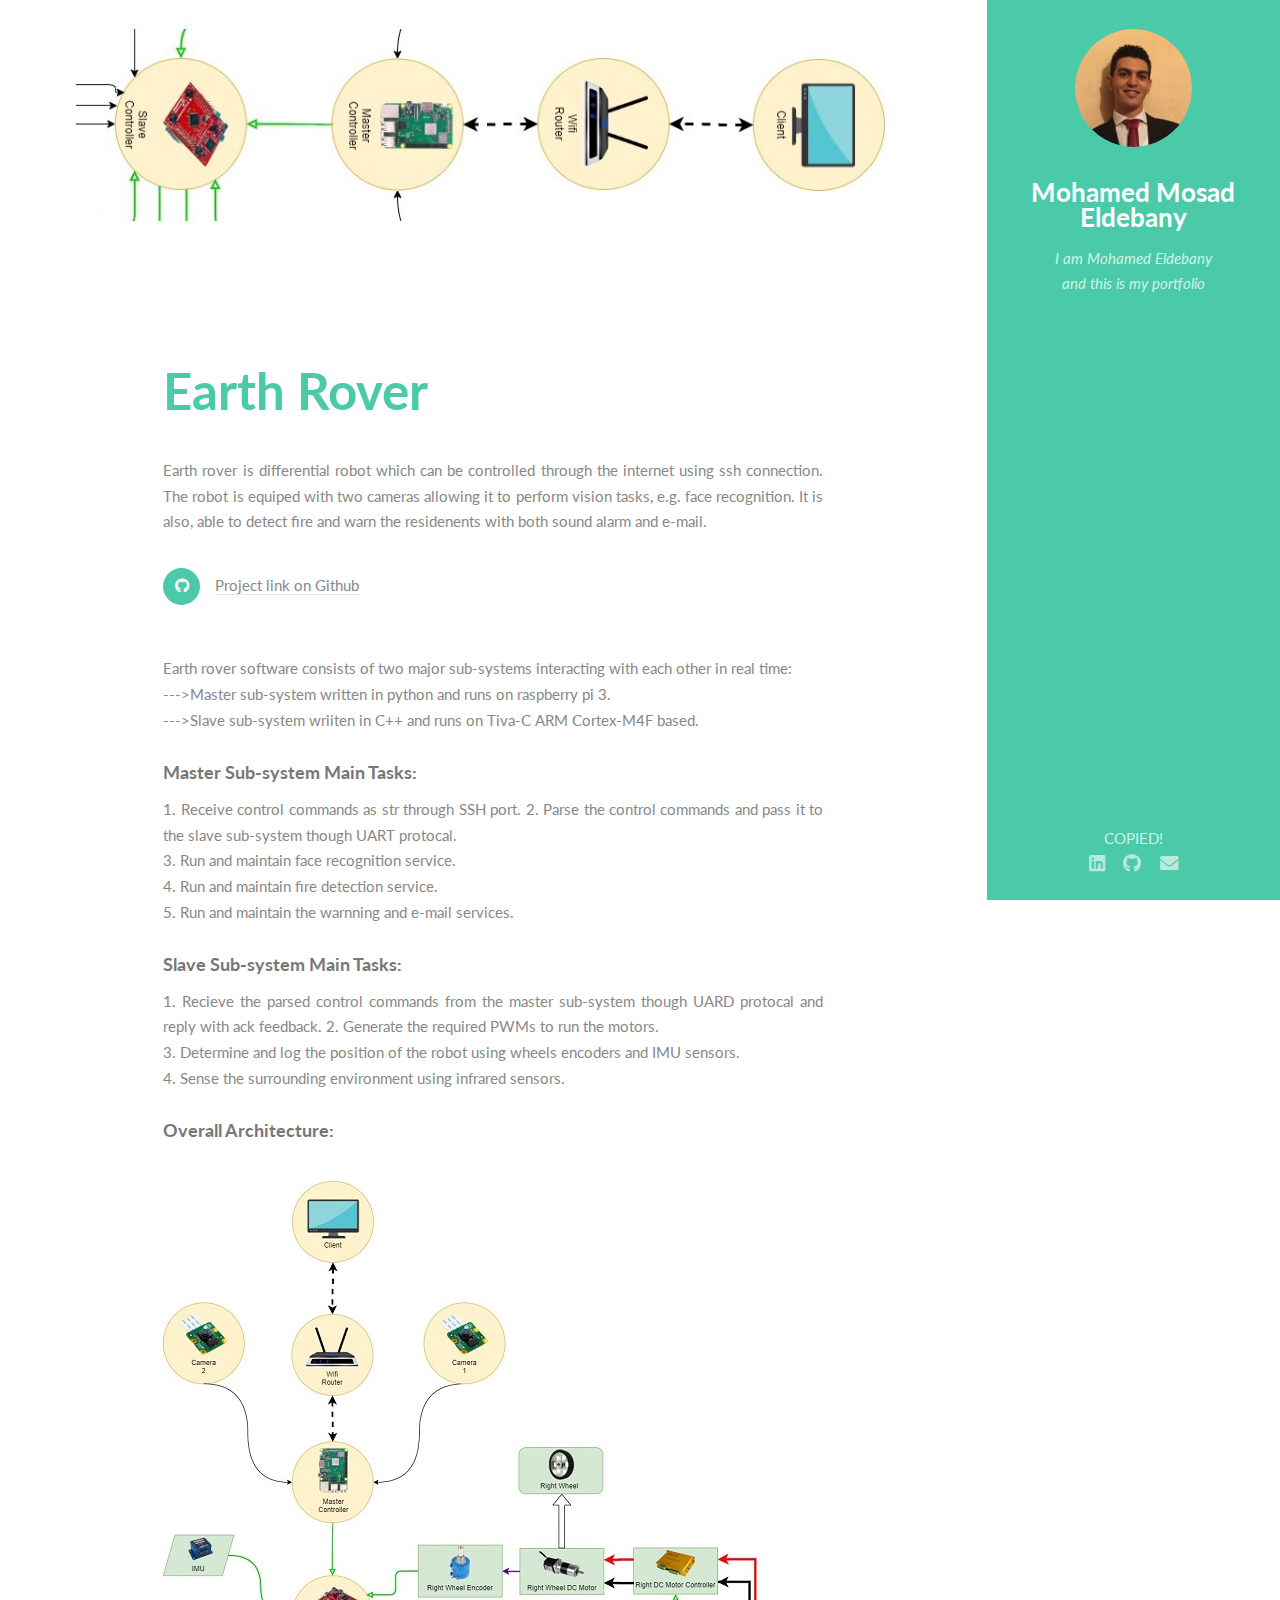
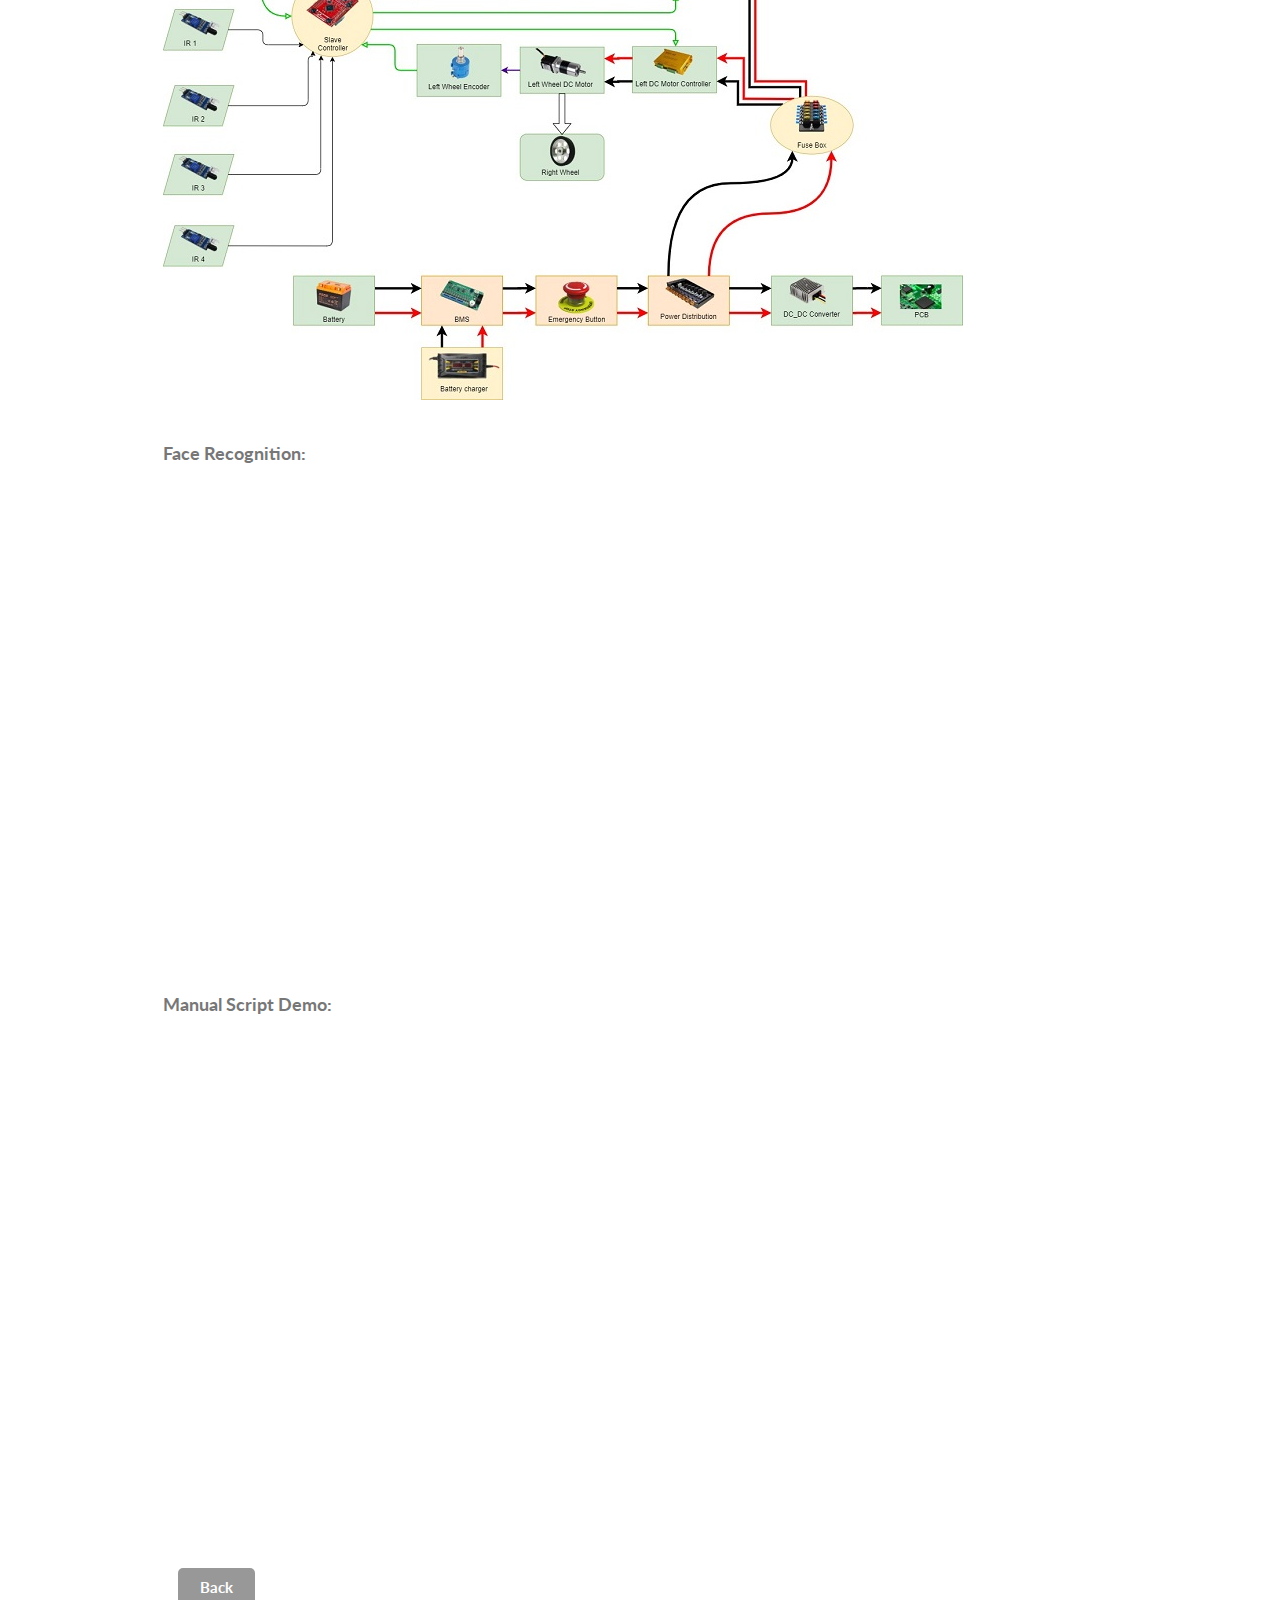
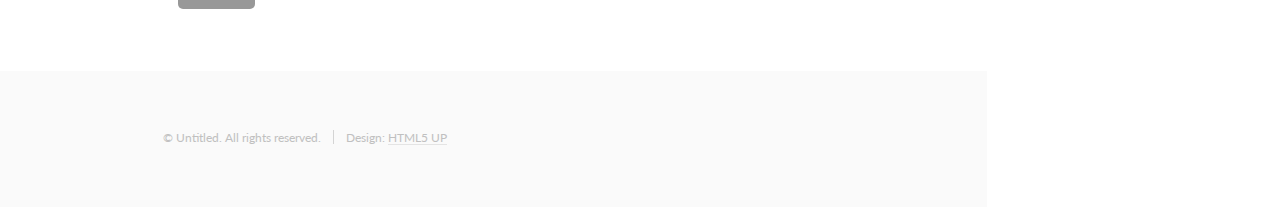
<file: public/EarthRover.html>
<!DOCTYPE HTML>
<!--
	Read Only by HTML5 UP
	html5up.net | @ajlkn
	Free for personal and commercial use under the CCA 3.0 license (html5up.net/license)
-->
<html>
	<head>
		<title>Earth Rover</title>
		<meta charset="utf-8" />
		<meta name="viewport" content="width=device-width, initial-scale=1, user-scalable=no" />
		<link rel="stylesheet" href="../assets/css/main.css" />
	</head>
	<body class="is-preload">

		<!-- Header -->
			<section id="header">
				<header>
					<span class="image avatar"><img src="../images/avatar.jpg" alt="" /></span>
					<h1 id="logo"><a href="#">Mohamed Mosad Eldebany</a></h1>
					<p>I am Mohamed Eldebany<br /> and this is my portfolio<br />
				</header>
				<nav id="nav">
					<ul>
					</ul>
				</nav>
				<footer>
					<div class="copy-box">COPIED!</div> 
					<ul class="icons">
						<li><a href="https://www.linkedin.com/in/mohamed-eldebany-15b334131/" target="_blank" class="icon brands fa-linkedin"><span class="label">LinkedIn</span></a></li>
						<li><a href="https://github.com/mossad1998" target="_blank" class="icon brands fa-github"><span class="label">Github</span></a></li>
						<li><a href="mailto: mohamed.eldebany@outlook.com" target="_blank" class="icon solid fa-envelope"><span class="label">Email</span></a></li>
					</ul>
				</footer>
			</section>

		<!-- Wrapper -->
			<div id="wrapper">

				<!-- Main -->
					<div id="main">

						<!-- One -->
							<section id="one">
								<div class="image main" data-position="bottom" >
									<img src="../images/protocols.jpg" alt="" />
								</div>
								<div class="container">
									<header class="major">
										<h2>Earth Rover</h2>
									</header>
									<p>
										Earth rover is differential robot which can be controlled through the internet using ssh connection.
										The robot is equiped with two cameras allowing it to perform vision tasks, e.g. face recognition.
										It is also, able to detect fire and warn the residenents with both sound alarm and e-mail.

										<ul class="feature-icons">
											<li class="icon brands fa-github"><a href="https://github.com/mossad1998/Earth_Rover" target="_blank">Project link on Github</a></li>
										</ul>


										Earth rover software consists of two major sub-systems interacting with each other in real time:
										<br /> --->Master sub-system written in python and runs on raspberry pi 3.
										<br /> --->Slave sub-system wriiten in C++ and runs on Tiva-C ARM Cortex-M4F based.

										<br /><br />

										<h4>Master Sub-system Main Tasks:</h4>
											1. Receive control commands as str through SSH port.
											2. Parse the control commands and pass it to the slave sub-system though UART protocal.<br />
											3. Run and maintain face recognition service.<br />
											4. Run and maintain fire detection service.<br />
											5. Run and maintain the warnning and e-mail services.

										<br /><br />

										<h4>Slave Sub-system Main Tasks:</h4>
											1. Recieve the parsed control commands from the master sub-system though UARD protocal and reply with ack feedback.
											2. Generate the required PWMs to run the motors.<br />
											3. Determine and log the position of the robot using wheels encoders and IMU sensors.<br />
											4. Sense the surrounding environment using infrared sensors.<br />


										<br /><h4>Overall Architecture:</h4>
										<br />

										<img src="../images/I_Mate.jpg" alt="" />


									</p>
									<h4>Face Recognition:</h4>
									<div class="iframe-container">
										<iframe width="720" height="480" src="https://www.youtube.com/embed/3xV7suU-WI8"
												title="YouTube video player" frameborder="0"
												allow="accelerometer; autoplay; clipboard-write; encrypted-media; gyroscope; picture-in-picture" allowfullscreen></iframe>
									</div>

									<br /><h4>Manual Script Demo:</h4>

									<div class="iframe-container">
										<iframe width="720" height="480" src="https://www.youtube.com/embed/-b0lPcI72mY"
												title="YouTube video player" frameborder="0"
												allow="accelerometer; autoplay; clipboard-write; encrypted-media; gyroscope; picture-in-picture" allowfullscreen></iframe>
									</div>

									<br /><br />
									<ul><a href="../index.html#three" class="button">Back</a></ul>



								</div>
							</section>



					</div>

				<!-- Footer -->
					<section id="footer">
						<div class="container">
							<ul class="copyright">
								<li>&copy; Untitled. All rights reserved.</li><li>Design: <a href="http://html5up.net">HTML5 UP</a></li>
							</ul>
						</div>
					</section>

			</div>

		<!-- Scripts -->
			<script src="../assets/js/jquery.min.js"></script>
			<script src="../assets/js/jquery.scrollex.min.js"></script>
			<script src="../assets/js/jquery.scrolly.min.js"></script>
			<script src="../assets/js/browser.min.js"></script>
			<script src="../assets/js/breakpoints.min.js"></script>
			<script src="../assets/js/util.js"></script>
			<script src="../assets/js/main.js"></script>

	</body>
</html>
</file>
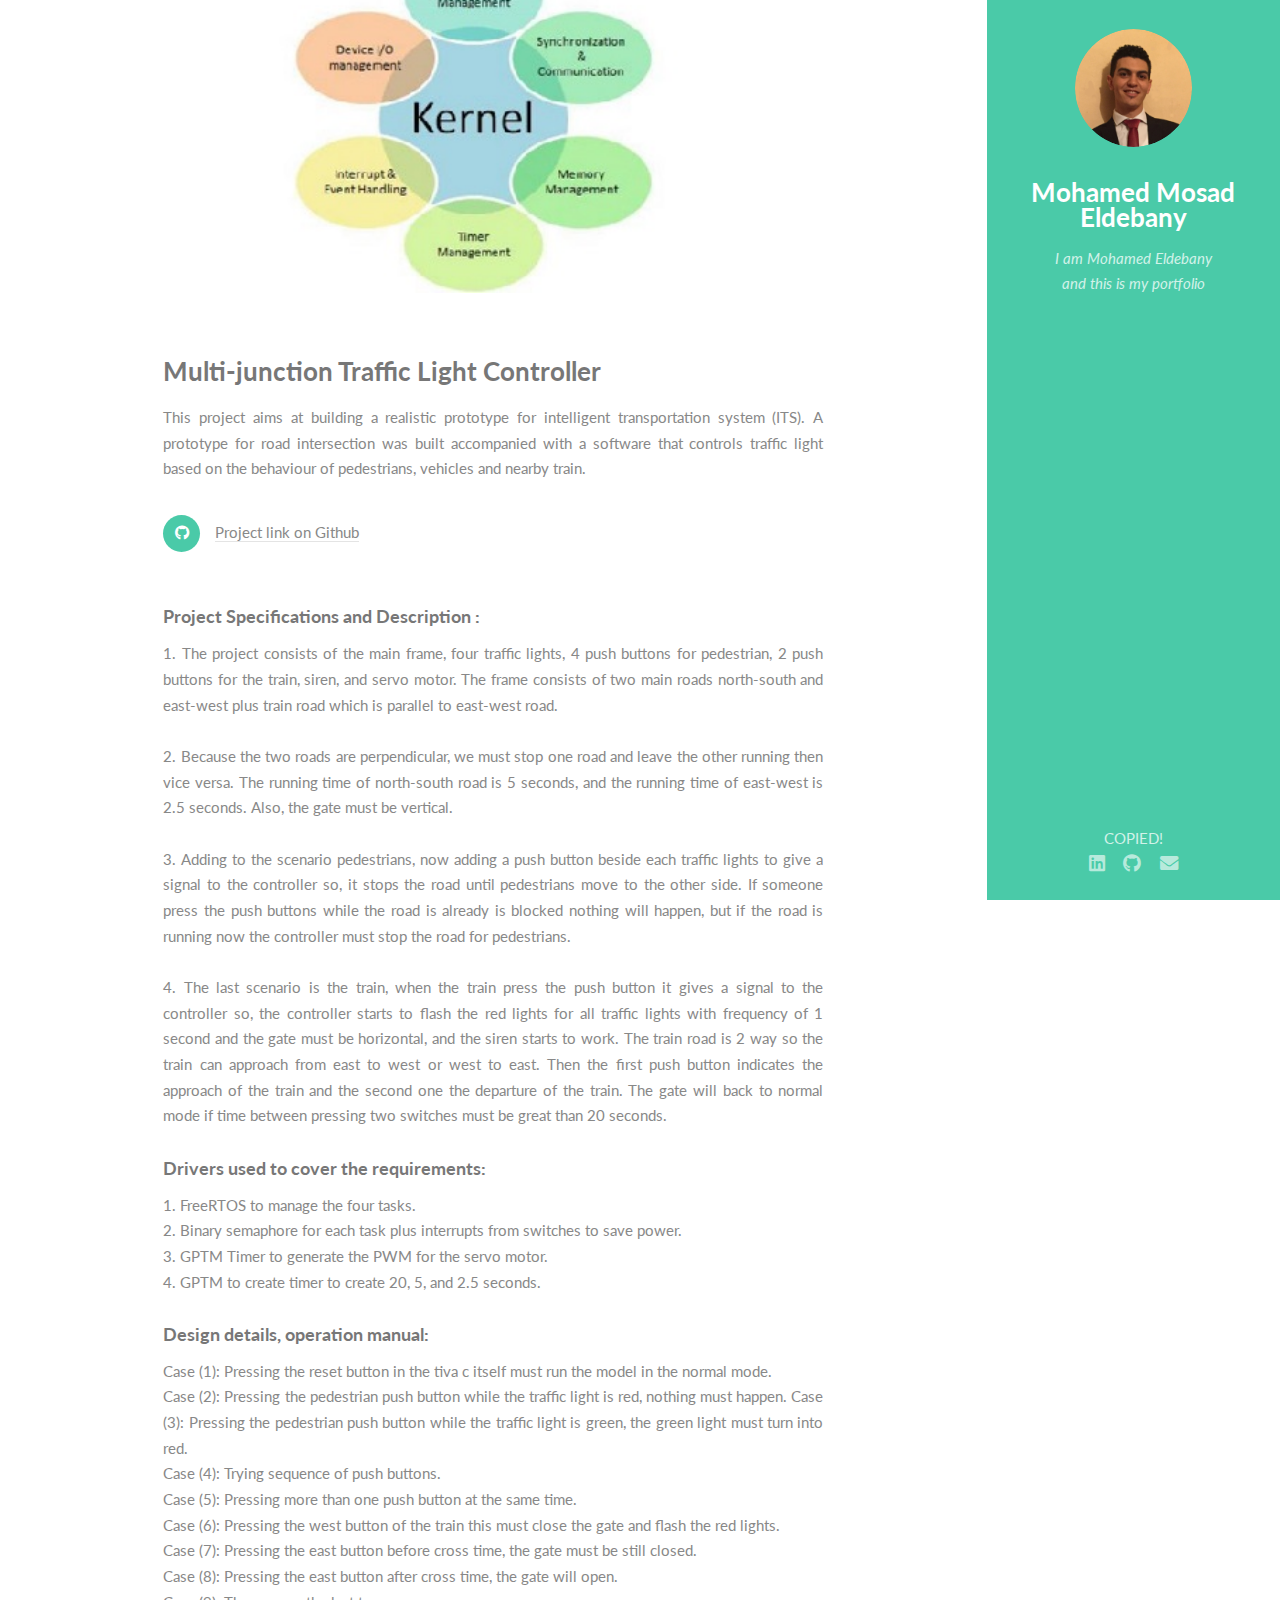
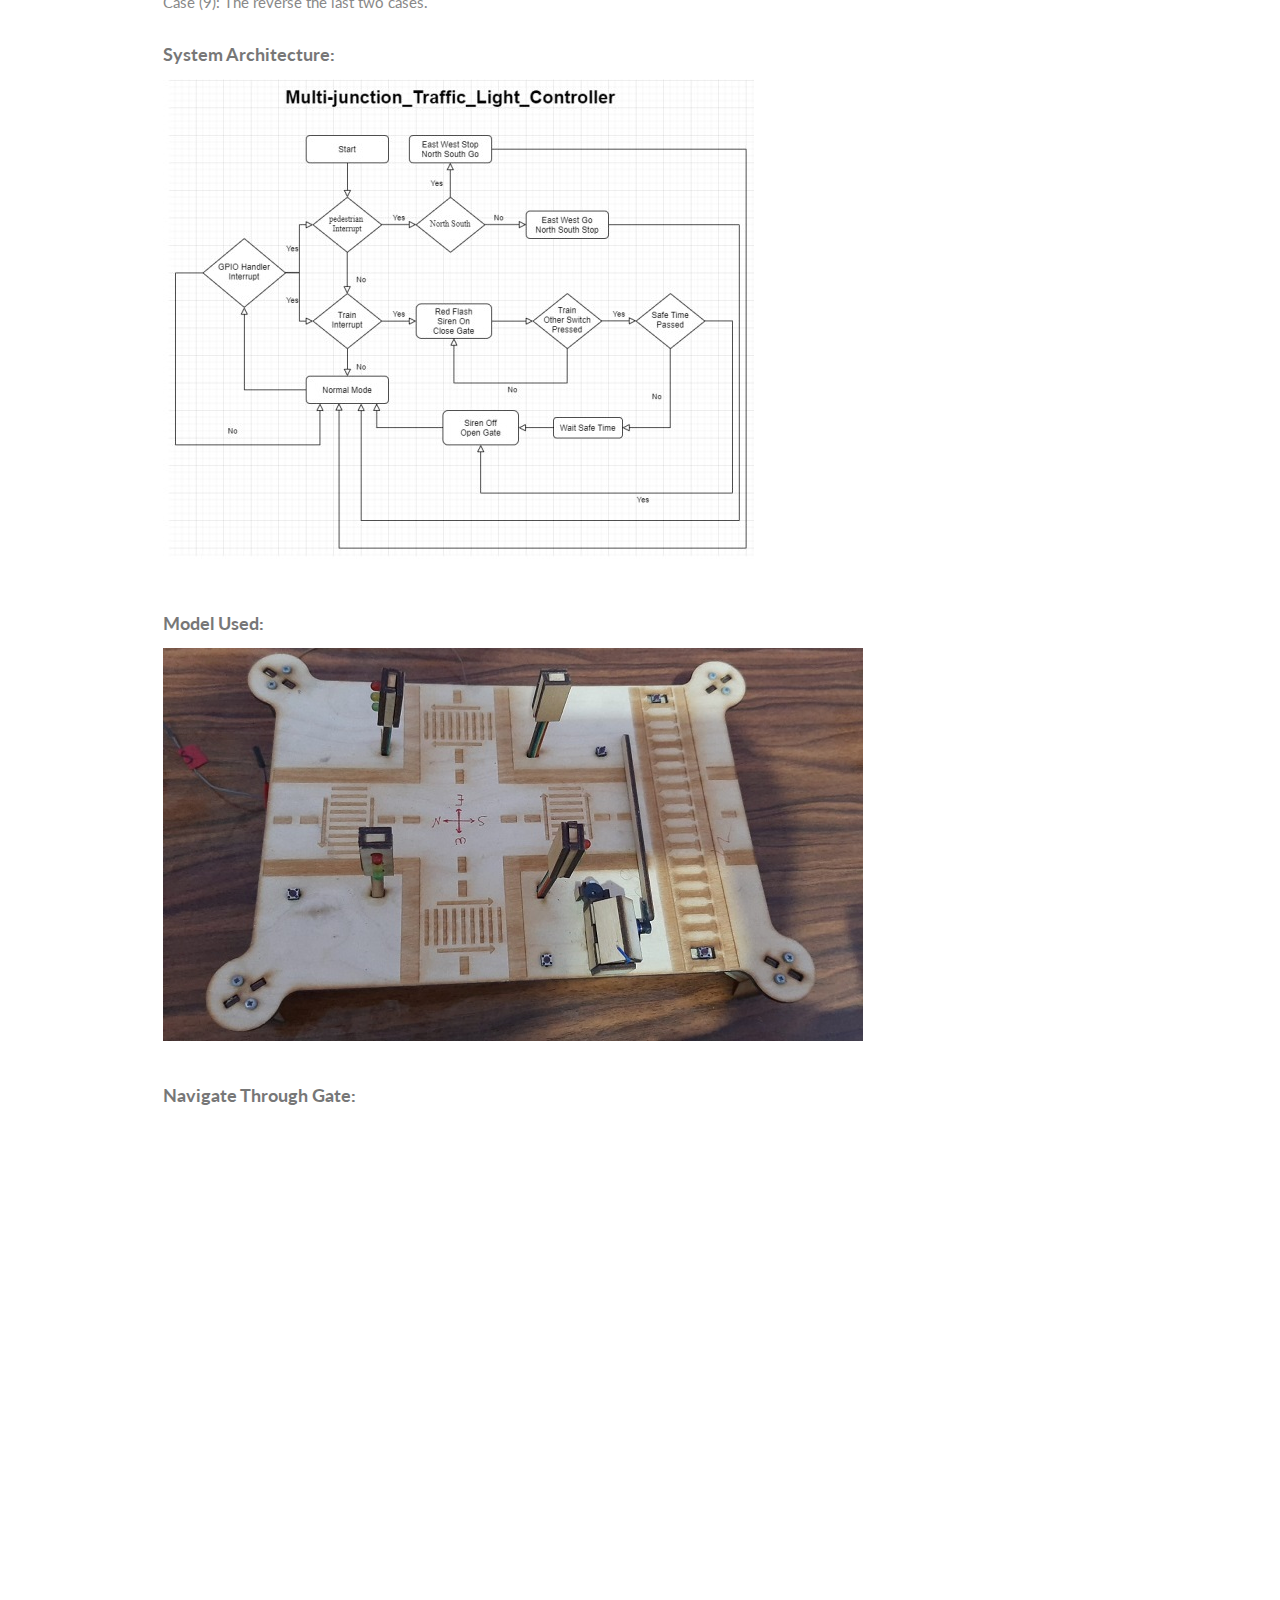
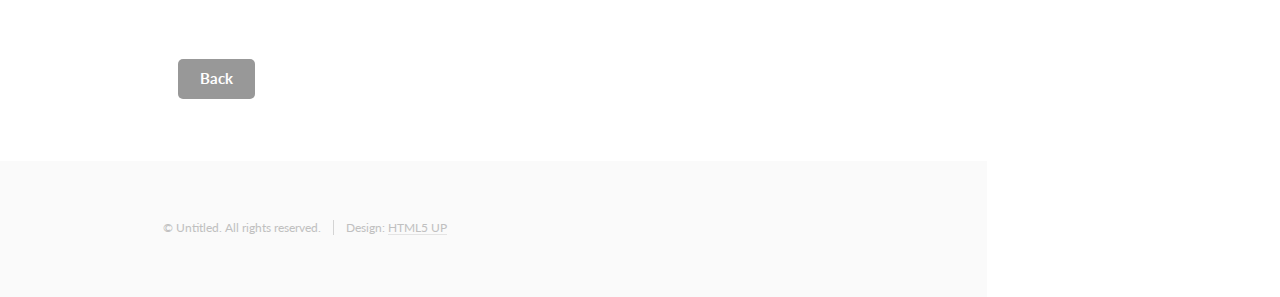
<file: public/Multi-junctionTrafficLightController.html>
<!DOCTYPE HTML>
<!--
	Read Only by HTML5 UP
	html5up.net | @ajlkn
	Free for personal and commercial use under the CCA 3.0 license (html5up.net/license)
-->
<html>
	<head>
		<title>Multi-junction Traffic Light Controller</title>
		<meta charset="utf-8" />
		<meta name="viewport" content="width=device-width, initial-scale=1, user-scalable=no" />
		<link rel="stylesheet" href="../assets/css/main.css" />
	</head>
	<body class="is-preload">

		<!-- Header -->
			<section id="header">
				<header>
					<span class="image avatar"><img src="../images/avatar.jpg" alt="" /></span>
					<h1 id="logo"><a href="#">Mohamed Mosad Eldebany</a></h1>
					<p>I am Mohamed Eldebany<br /> and this is my portfolio<br />
				</header>
				<nav id="nav">
					<ul>
					</ul>
				</nav>
				<footer>
					<div class="copy-box">COPIED!</div> 
					<ul class="icons">
						<li><a href="https://www.linkedin.com/in/mohamed-eldebany-15b334131/" target="_blank" class="icon brands fa-linkedin"><span class="label">LinkedIn</span></a></li>
						<li><a href="https://github.com/mossad1998" target="_blank" class="icon brands fa-github"><span class="label">Github</span></a></li>
						<li><a href="mailto: mohamed.eldebany@outlook.com" target="_blank" class="icon solid fa-envelope"><span class="label">Email</span></a></li>
					</ul>
				</footer>
			</section>

		<!-- Wrapper -->
			<div id="wrapper">

				<!-- Main -->
					<div id="main">

						<!-- One -->
							<section id="one">
								<div class="image main" data-position="bottom" >
									<img src="../images/Kernel.jpg" alt="" />
								</div>
								<div class="container">
									<header class="major">
										<h3>Multi-junction Traffic Light Controller</h3>
									</header>
									<p>
										This project aims at building a realistic prototype for intelligent transportation system (ITS).
										A prototype for road intersection was built accompanied with a software that controls traffic
										light based on the behaviour of pedestrians, vehicles and nearby train.

										<ul class="feature-icons">
											<li class="icon brands fa-github"><a href="https://github.com/mossad1998/Multi-junction_Traffic_Light_Controller" target="_blank">Project link on Github</a></li>
										</ul>

										<h4>Project Specifications and Description :</h4>
										1. The project consists of the main frame, four traffic lights, 4 push buttons for pedestrian, 2
										push buttons for the train, siren, and servo motor. The frame consists of two main roads
										north-south and east-west plus train road which is parallel to east-west road.

										<br /><br />

										2. Because the two roads are perpendicular, we must stop one road and leave the other
										running then vice versa. The running time of north-south road is 5 seconds, and the running
										time of east-west is 2.5 seconds. Also, the gate must be vertical.

										<br /><br />

										3. Adding to the scenario pedestrians, now adding a push button beside each traffic lights to
										give a signal to the controller so, it stops the road until pedestrians move to the other side.
										If someone press the push buttons while the road is already is blocked nothing will happen,
										but if the road is running now the controller must stop the road for pedestrians.

										<br /><br />

										4. The last scenario is the train, when the train press the push button it gives a signal to the
										controller so, the controller starts to flash the red lights for all traffic lights with frequency
										of 1 second and the gate must be horizontal, and the siren starts to work. The train road is
										2 way so the train can approach from east to west or west to east. Then the first push button
										indicates the approach of the train and the second one the departure of the train. The gate
										will back to normal mode if time between pressing two switches must be great than 20
										seconds.


										<br /><br />

										<h4>Drivers used to cover the requirements:</h4>
										1. FreeRTOS to manage the four tasks.<br />
										2. Binary semaphore for each task plus interrupts from switches to save power.<br />
										3. GPTM Timer to generate the PWM for the servo motor.<br />
										4. GPTM to create timer to create 20, 5, and 2.5 seconds.


										<br /><br />

										<h4>Design details, operation manual:</h4>
										Case (1): Pressing the reset button in the tiva c itself must run the model in the normal
										mode.<br />

										Case (2): Pressing the pedestrian push button while the traffic light is red, nothing must
										happen.

										Case (3): Pressing the pedestrian push button while the traffic light is green, the green
										light must turn into red.<br />

										Case (4): Trying sequence of push buttons.<br />

										Case (5): Pressing more than one push button at the same time.<br />

										Case (6): Pressing the west button of the train this must close the gate and flash the red
										lights.<br />

										Case (7): Pressing the east button before cross time, the gate must be still closed.<br />

										Case (8): Pressing the east button after cross time, the gate will open.<br />

										Case (9): The reverse the last two cases.



										<br /><br />

										<h4>System Architecture:</h4>
										<img src="../images/System_Architecture.jpg" alt="" />

										<br /><br />

										<h4>Model Used:</h4>
										<img src="../images/Traffic_Model.jpg" alt="" />


									</p>
									<h4>Navigate Through Gate:</h4>

									<div class="iframe-container">
										<iframe width="720" height="480" src="https://www.youtube.com/embed/V_1oMLNyIGc"
												title="YouTube video player" frameborder="0"
												allow="accelerometer; autoplay; clipboard-write; encrypted-media; gyroscope; picture-in-picture" allowfullscreen></iframe>
									</div>
									<br /><br />
									<ul><a href="../index.html#three" class="button">Back</a></ul>



								</div>
							</section>



					</div>

				<!-- Footer -->
					<section id="footer">
						<div class="container">
							<ul class="copyright">
								<li>&copy; Untitled. All rights reserved.</li><li>Design: <a href="http://html5up.net">HTML5 UP</a></li>
							</ul>
						</div>
					</section>

			</div>

		<!-- Scripts -->
			<script src="../assets/js/jquery.min.js"></script>
			<script src="../assets/js/jquery.scrollex.min.js"></script>
			<script src="../assets/js/jquery.scrolly.min.js"></script>
			<script src="../assets/js/browser.min.js"></script>
			<script src="../assets/js/breakpoints.min.js"></script>
			<script src="../assets/js/util.js"></script>
			<script src="../assets/js/main.js"></script>

	</body>
</html>
</file>
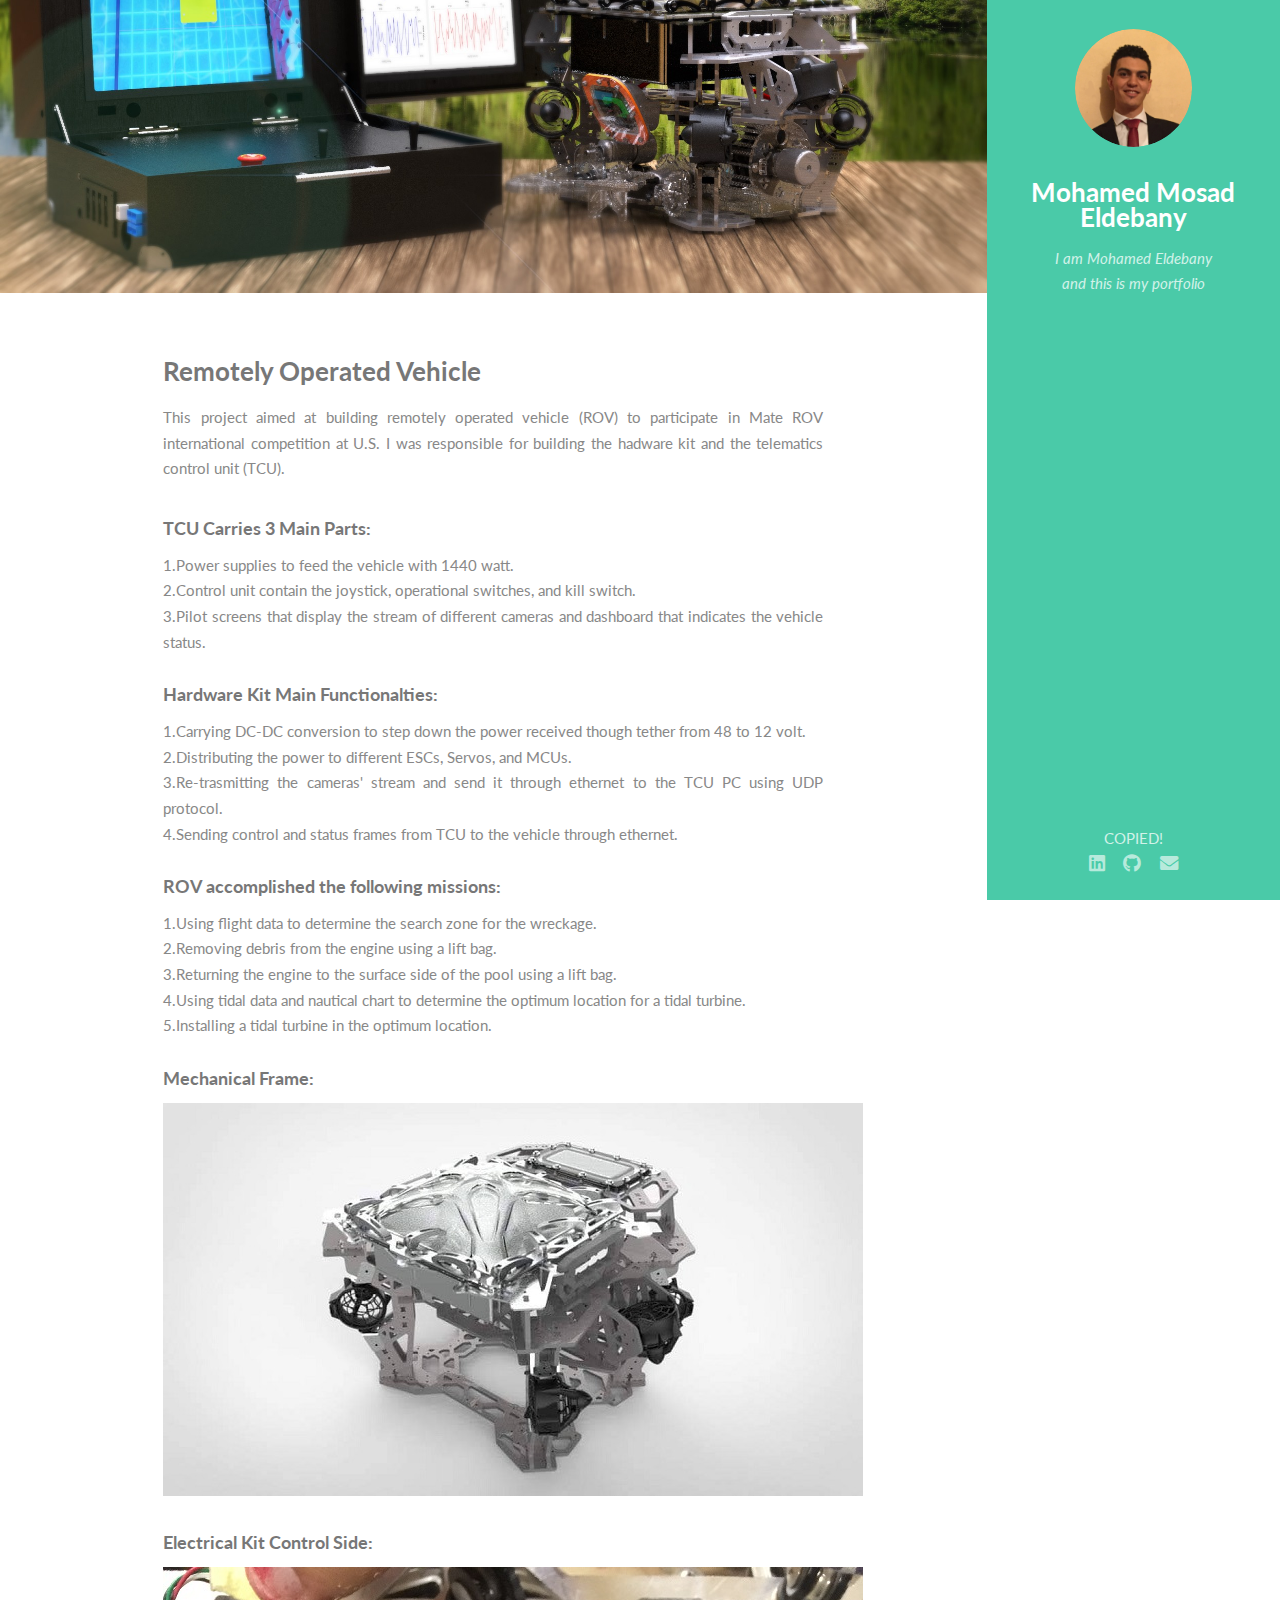
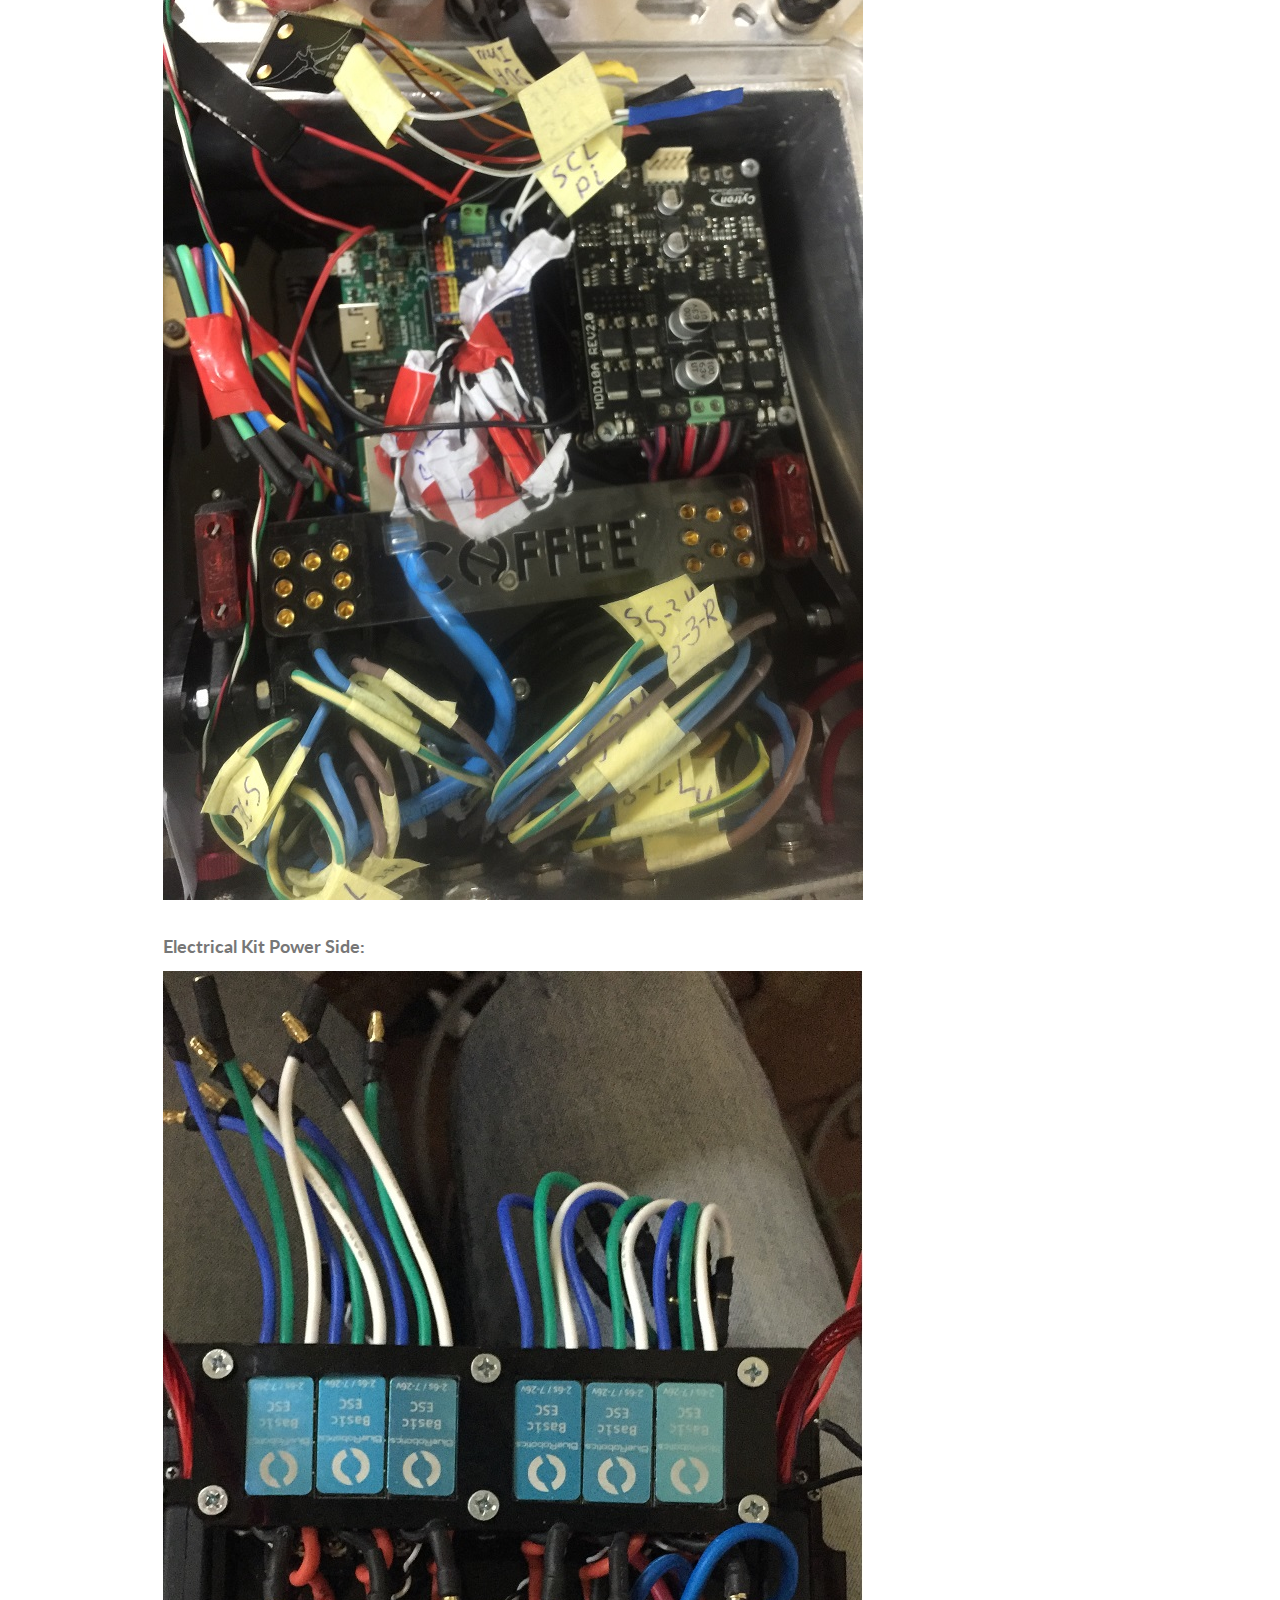
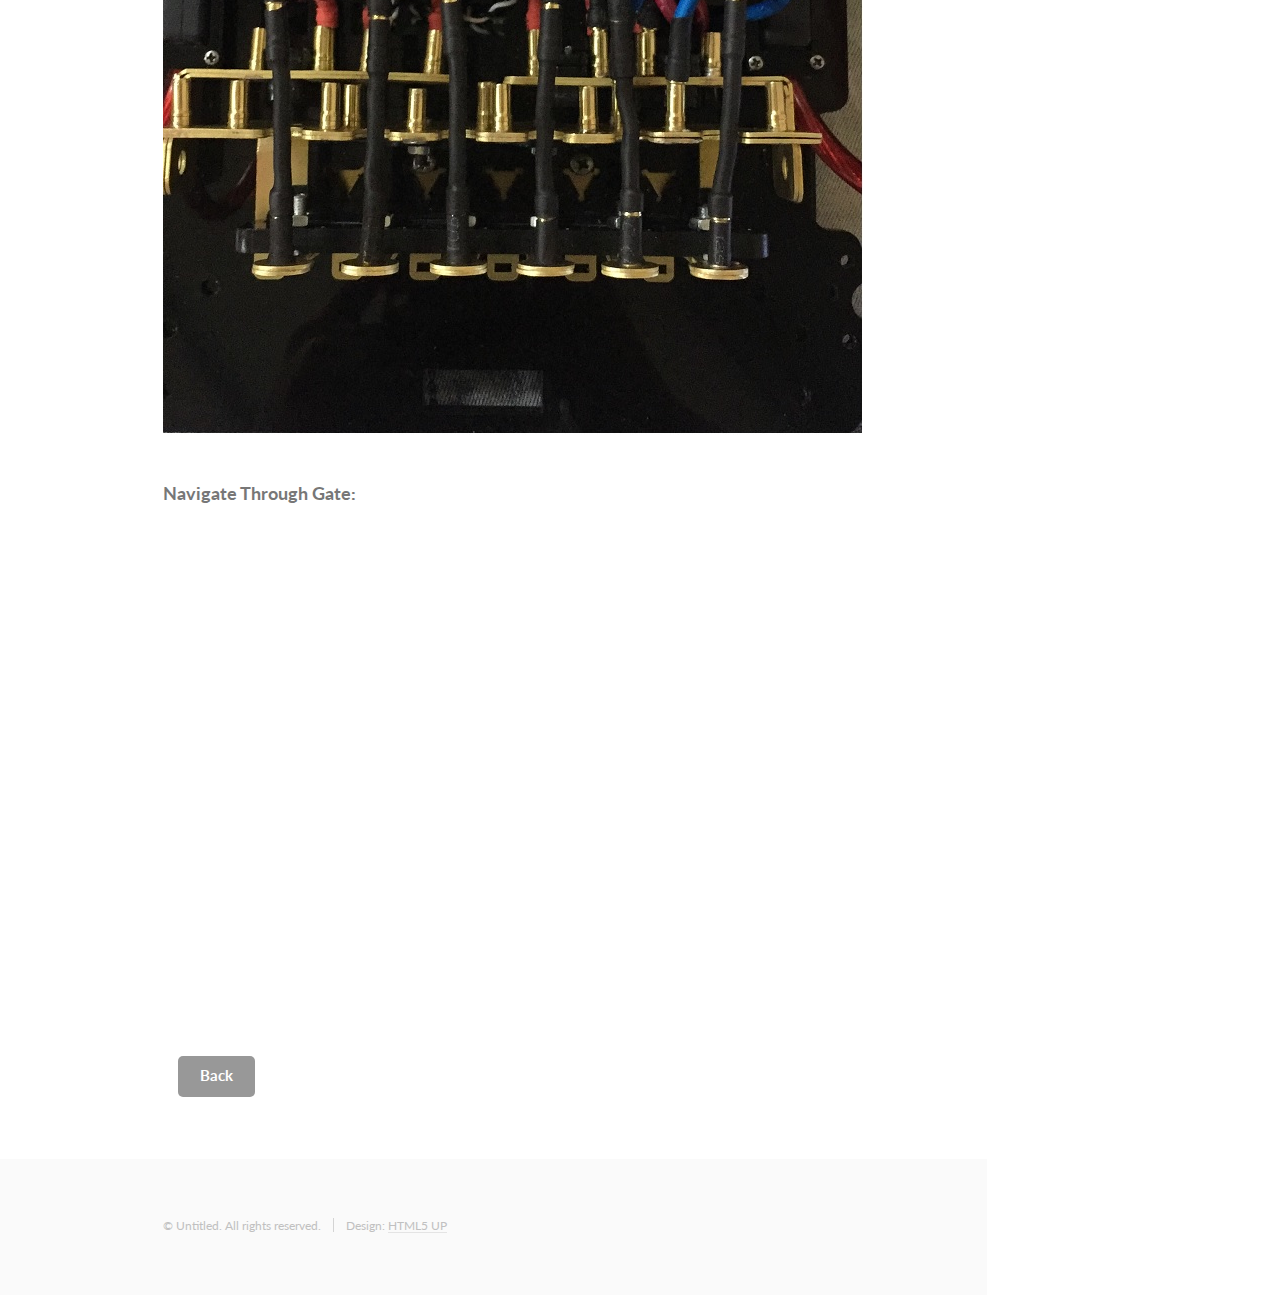
<file: public/RemotelyOperatedVehicle.html>
<!DOCTYPE HTML>
<!--
	Read Only by HTML5 UP
	html5up.net | @ajlkn
	Free for personal and commercial use under the CCA 3.0 license (html5up.net/license)
-->
<html>
	<head>
		<title>Remotely Operated Vehicle</title>
		<meta charset="utf-8" />
		<meta name="viewport" content="width=device-width, initial-scale=1, user-scalable=no" />
		<link rel="stylesheet" href="../assets/css/main.css" />
	</head>
	<body class="is-preload">

		<!-- Header -->
			<section id="header">
				<header>
					<span class="image avatar"><img src="../images/avatar.jpg" alt="" /></span>
					<h1 id="logo"><a href="#">Mohamed Mosad Eldebany</a></h1>
					<p>I am Mohamed Eldebany<br /> and this is my portfolio<br />
				</header>
				<nav id="nav">
					<ul>
					</ul>
				</nav>
				<footer>
					<div class="copy-box">COPIED!</div> 
					<ul class="icons">
						<li><a href="https://www.linkedin.com/in/mohamed-eldebany-15b334131/" target="_blank" class="icon brands fa-linkedin"><span class="label">LinkedIn</span></a></li>
						<li><a href="https://github.com/mossad1998" target="_blank" class="icon brands fa-github"><span class="label">Github</span></a></li>
						<li><a href="mailto: mohamed.eldebany@outlook.com" target="_blank" class="icon solid fa-envelope"><span class="label">Email</span></a></li>
					</ul>
				</footer>
			</section>

		<!-- Wrapper -->
			<div id="wrapper">

				<!-- Main -->
					<div id="main">

						<!-- One -->
							<section id="one">
								<div class="image main" data-position="bottom" >
									<img src="../images/ROV.jpg" alt="" />
								</div>
								<div class="container">
									<header class="major">
										<h3>Remotely Operated Vehicle</h3>
									</header>
									<p>
										This project aimed at building remotely operated vehicle (ROV) to participate in Mate ROV international competition
										at U.S. I was responsible for building the hadware kit and the telematics control unit (TCU).

										<br />

										<h4>TCU Carries 3 Main Parts:</h4>
										1.Power supplies to feed the vehicle with 1440 watt.<br />
										2.Control unit contain the joystick, operational switches, and kill switch.<br />
										3.Pilot screens that display the stream of different cameras and dashboard that indicates the vehicle status.

										<br /><br />

										<h4>Hardware Kit Main Functionalties:</h4>
										1.Carrying DC-DC conversion to step down the power received though tether from 48 to 12 volt.<br />
										2.Distributing the power to different ESCs, Servos, and MCUs.<br />
										3.Re-trasmitting the cameras' stream and send it through ethernet to the TCU PC using UDP protocol.<br />
										4.Sending control and status frames from TCU to the vehicle through ethernet.

										<br /><br />

										<h4>ROV accomplished the following missions:</h4>
										1.Using flight data to determine the search zone for the wreckage.<br />
										2.Removing debris from the engine using a lift bag.<br />
										3.Returning the engine to the surface side of the pool using a lift bag.<br />
										4.Using tidal data and nautical chart to determine the optimum location for a tidal turbine.<br />
										5.Installing a tidal turbine in the optimum location.


										<br /><br />

										<h4>Mechanical Frame:</h4>
										<img src="../images/ROV_Mechanical.jpg" alt="" />

										<br /><br />

										<h4>Electrical Kit Control Side:</h4>
										<img src="../images/Signals_Side.JPG" alt="" />


										<br /><br />

										<h4>Electrical Kit Power Side:</h4>
										<img src="../images/ESCs_Side.jpg" alt="" />


									</p>
									<h4>Navigate Through Gate:</h4>
									
									<div class="iframe-container">

										<iframe width="720" height="480" src="https://www.youtube.com/embed/gzkdi-V-adM"
												title="YouTube video player" frameborder="0"
												allow="accelerometer; autoplay; clipboard-write; encrypted-media; gyroscope; picture-in-picture" allowfullscreen></iframe>
									</div>

									<br /><br />
									<ul><a href="../index.html#three" class="button">Back</a></ul>



								</div>
							</section>



					</div>

				<!-- Footer -->
					<section id="footer">
						<div class="container">
							<ul class="copyright">
								<li>&copy; Untitled. All rights reserved.</li><li>Design: <a href="http://html5up.net">HTML5 UP</a></li>
							</ul>
						</div>
					</section>

			</div>

		<!-- Scripts -->
			<script src="../assets/js/jquery.min.js"></script>
			<script src="../assets/js/jquery.scrollex.min.js"></script>
			<script src="../assets/js/jquery.scrolly.min.js"></script>
			<script src="../assets/js/browser.min.js"></script>
			<script src="../assets/js/breakpoints.min.js"></script>
			<script src="../assets/js/util.js"></script>
			<script src="../assets/js/main.js"></script>

	</body>
</html>
</file>
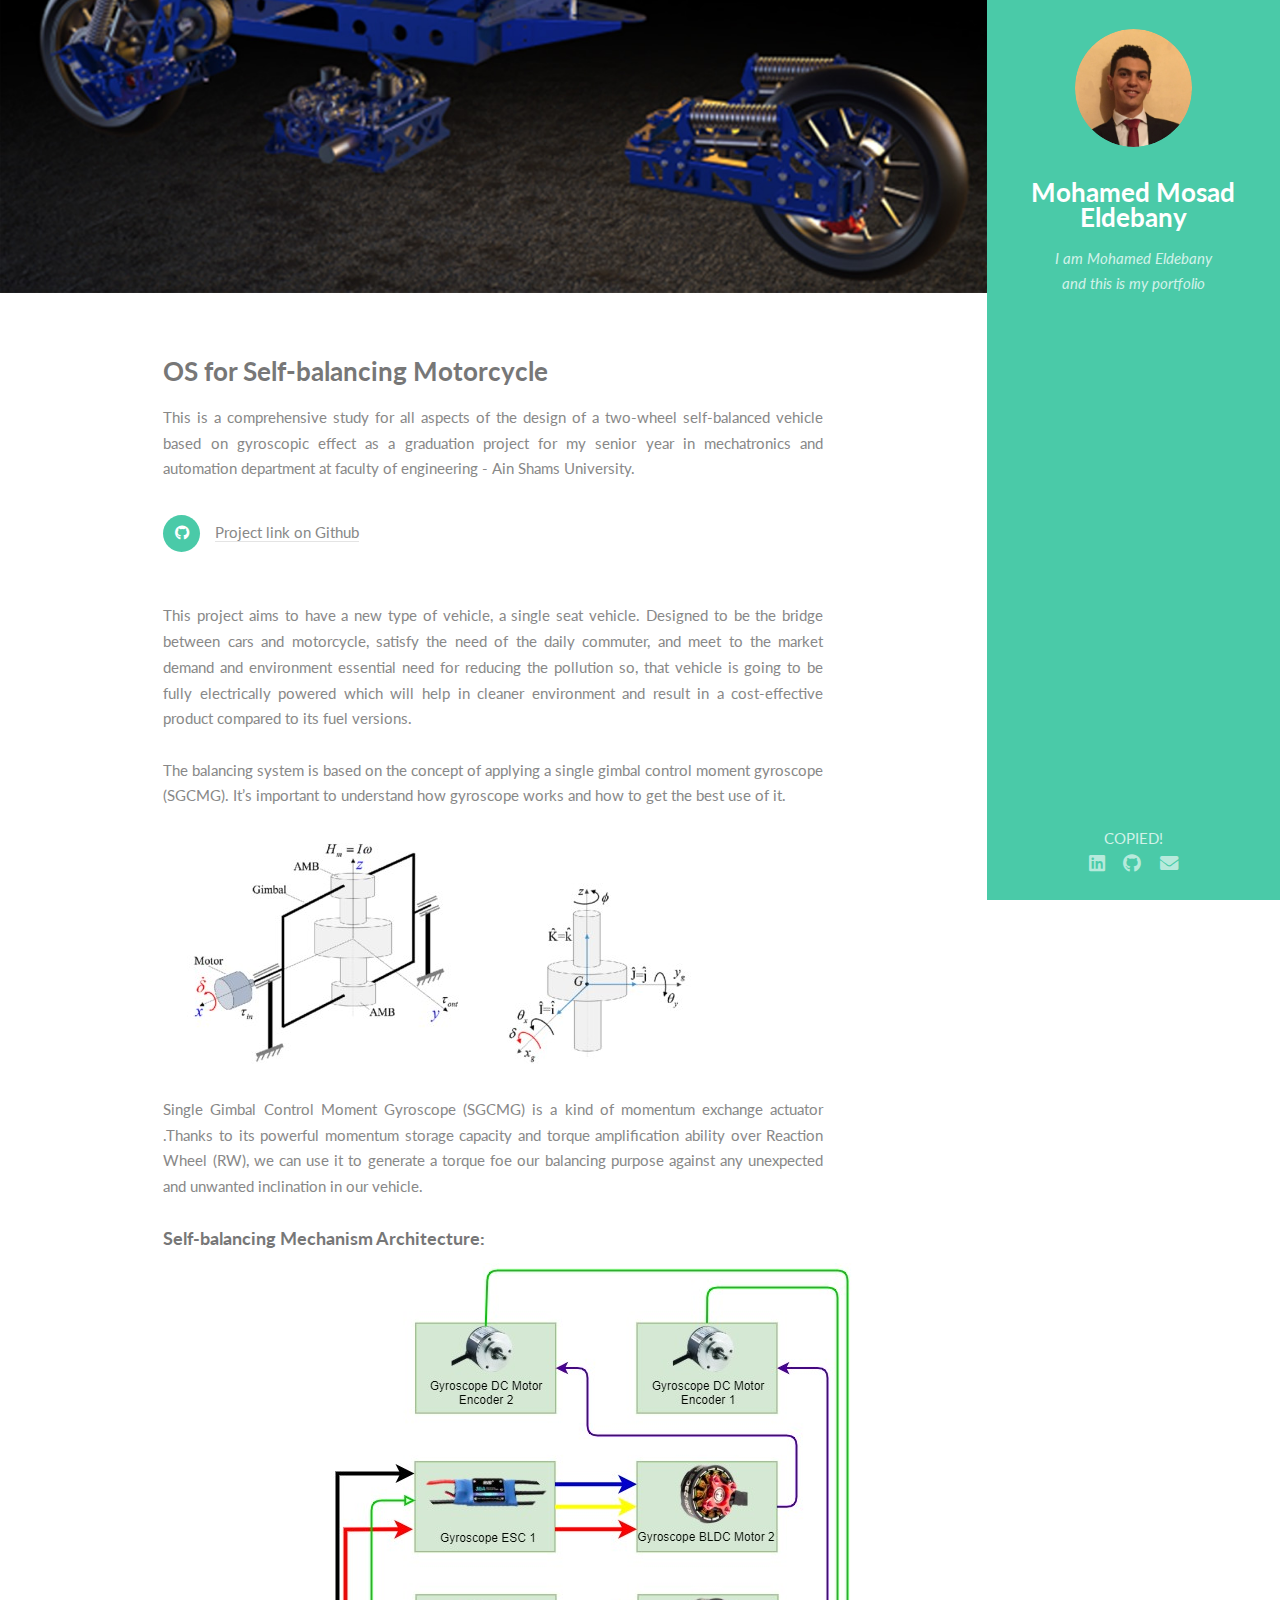
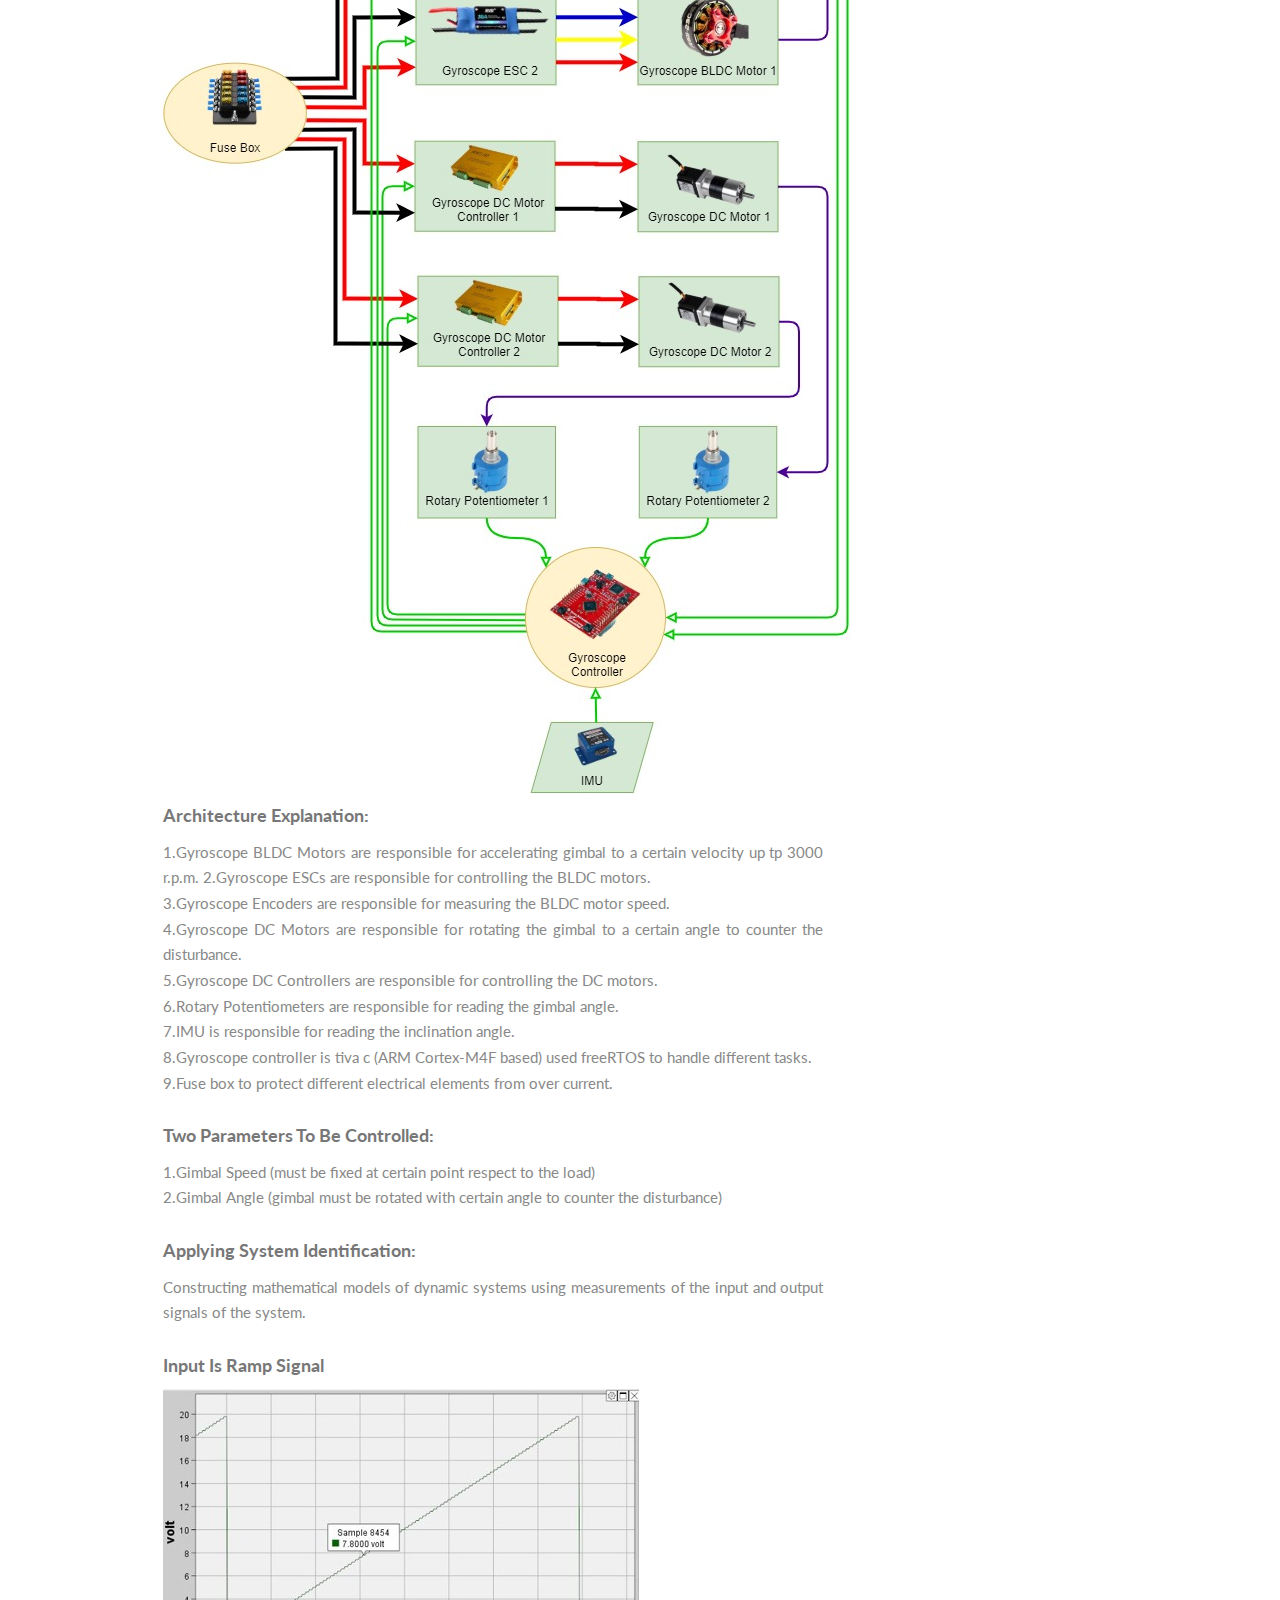
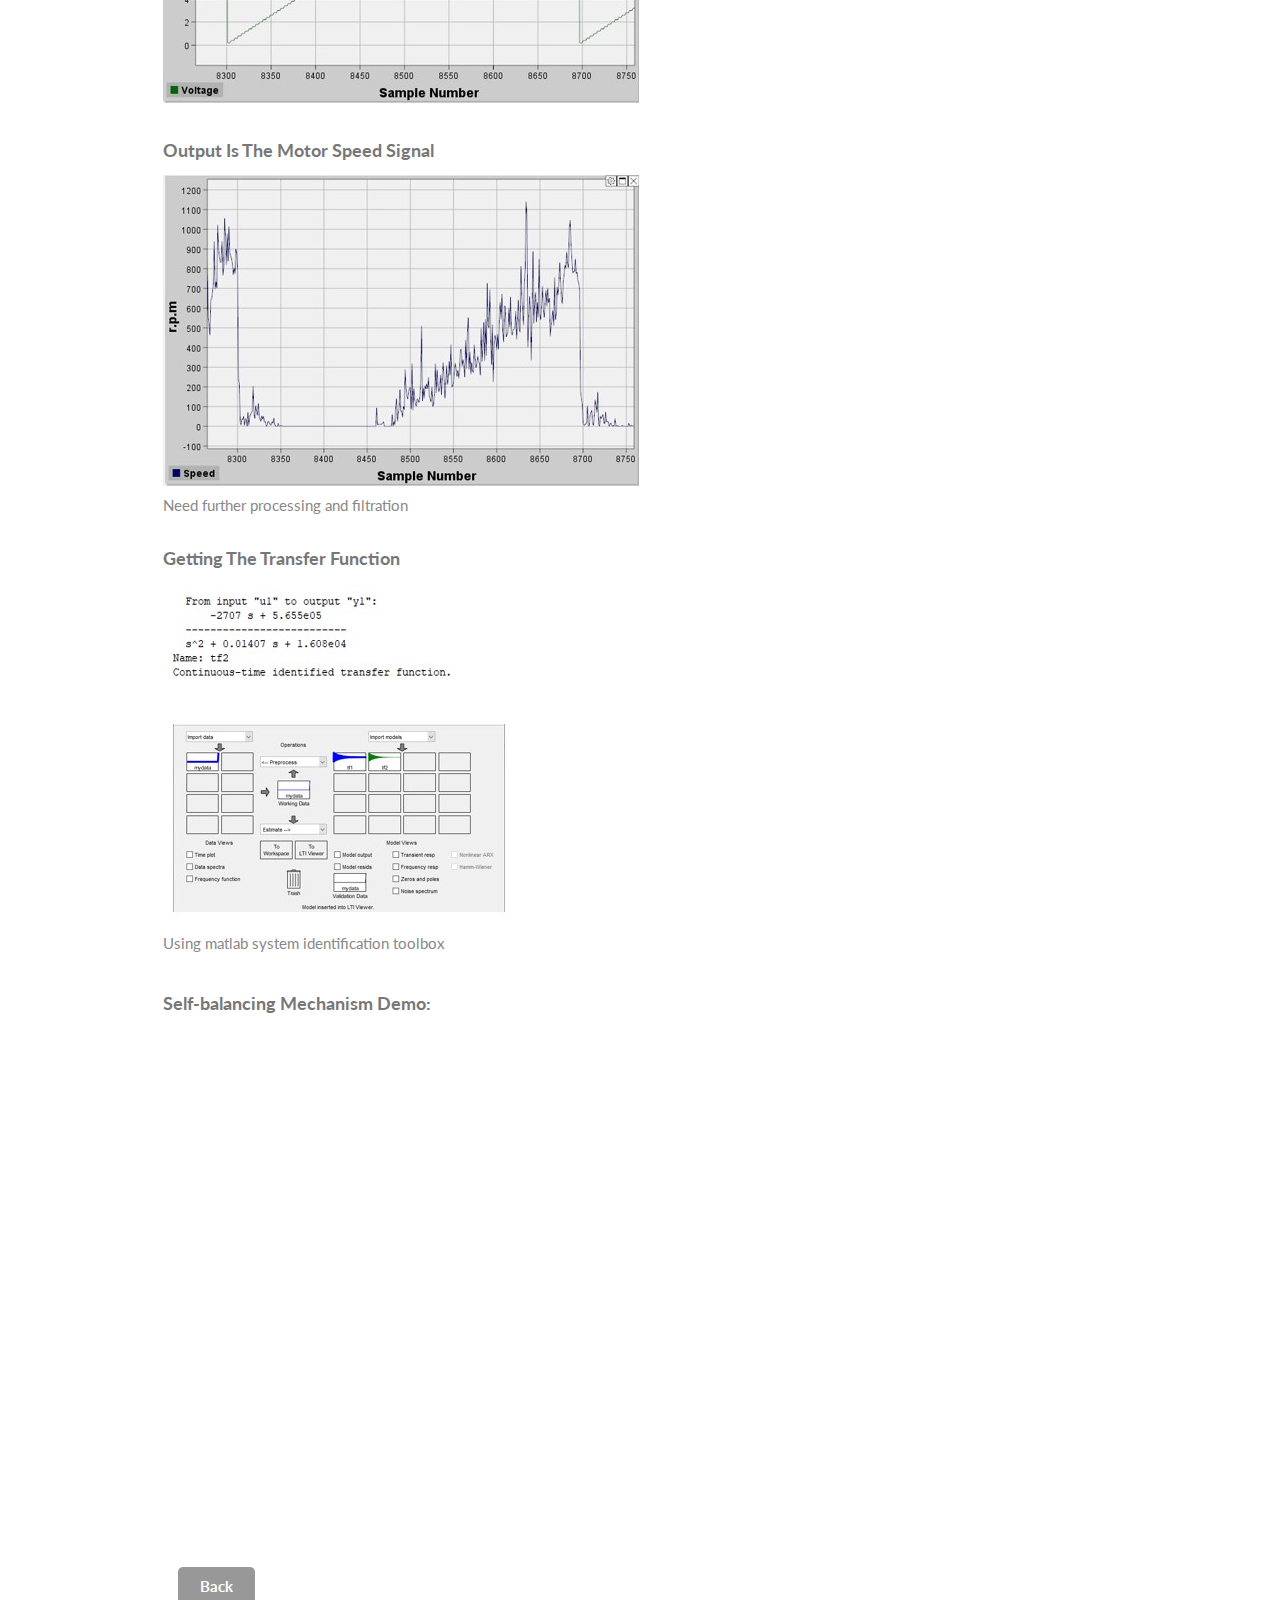
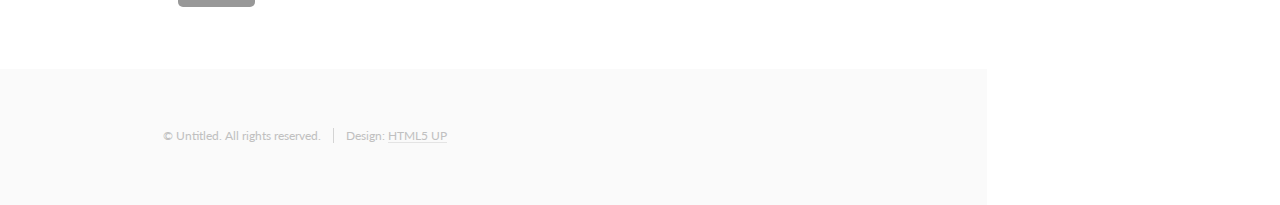
<file: public/selfBalancingMotorcycle.html>
<!DOCTYPE HTML>
<!--
	Read Only by HTML5 UP
	html5up.net | @ajlkn
	Free for personal and commercial use under the CCA 3.0 license (html5up.net/license)
-->
<html>
	<head>
		<title>Self-balancing Motorcycle</title>
		<meta charset="utf-8" />
		<meta name="viewport" content="width=device-width, initial-scale=1, user-scalable=no" />
		<link rel="stylesheet" href="../assets/css/main.css" />
	</head>
	<body class="is-preload">

		<!-- Header -->
			<section id="header">
				<header>
					<span class="image avatar"><img src="../images/avatar.jpg" alt="" /></span>
					<h1 id="logo"><a href="#">Mohamed Mosad Eldebany</a></h1>
					<p>I am Mohamed Eldebany<br /> and this is my portfolio<br />
				</header>
				<nav id="nav">
					<ul>
					</ul>
				</nav>
				<footer>
					<div class="copy-box">COPIED!</div> 
					<ul class="icons">
						<li><a href="https://www.linkedin.com/in/mohamed-eldebany-15b334131/" target="_blank" class="icon brands fa-linkedin"><span class="label">LinkedIn</span></a></li>
						<li><a href="https://github.com/mossad1998" target="_blank" class="icon brands fa-github"><span class="label">Github</span></a></li>
						<li><a href="mailto: mohamed.eldebany@outlook.com" target="_blank" class="icon solid fa-envelope"><span class="label">Email</span></a></li>
					</ul>
				</footer>
			</section>

		<!-- Wrapper -->
			<div id="wrapper">

				<!-- Main -->
					<div id="main">

						<!-- One -->
							<section id="one">
								<div class="image main" data-position="bottom" >
									<img src="../images/selfBalancingMotorcycleBanner.jpg" alt="" />
								</div>
								<div class="container">
									<header class="major">
										<h3>OS for Self-balancing Motorcycle</h3>
									</header>
									<p>
										This is a comprehensive study for all aspects of the design of a two-wheel self-balanced
										vehicle based on gyroscopic effect as a graduation project for my senior year in
										mechatronics and automation department at faculty of engineering - Ain Shams University.
										<ul class="feature-icons">
											<li class="icon brands fa-github"><a href="https://github.com/mossad1998/Balancing_Model" target="_blank">Project link on Github</a></li>
										</ul>
										This project aims to have a new type of vehicle, a single seat vehicle. Designed to be
										the bridge between cars and motorcycle, satisfy the need of the daily
										commuter, and meet to the market demand and environment essential need for reducing
										the pollution so, that vehicle is going to be fully electrically powered which
										will help in cleaner environment and result in a cost-effective product
										compared to its fuel versions.

										<br /><br />The balancing system is based on the concept of applying a single gimbal control moment
										gyroscope (SGCMG). It’s important to understand how gyroscope works and
										how to get the best use of it.

										<br /><br />

										<img src="../images/gyro_assembly.jpg" alt="" />

										<br /><br />Single Gimbal Control Moment Gyroscope (SGCMG) is a kind of momentum exchange
										actuator .Thanks to its powerful momentum storage capacity and torque amplification
										ability over Reaction Wheel (RW), we can use it to generate a torque foe our balancing
										purpose against any unexpected and unwanted inclination in our vehicle.

										<br /><br />
										<h4>Self-balancing Mechanism Architecture:</h4>
										<img src="../images/Balancing_Diagram_V2.jpg" alt="" />


										<br /><h4>Architecture Explanation:</h4>
										1.Gyroscope BLDC Motors are responsible for accelerating gimbal to a certain velocity up tp 3000 r.p.m.
										2.Gyroscope ESCs are responsible for controlling the BLDC motors.<br />
										3.Gyroscope Encoders are responsible for measuring the BLDC motor speed.<br />
										4.Gyroscope DC Motors are responsible for rotating the gimbal to a certain angle to counter the disturbance.<br />
										5.Gyroscope DC Controllers are responsible for controlling the DC motors.<br />
										6.Rotary Potentiometers are responsible for reading the gimbal angle.<br />
										7.IMU is responsible for reading the inclination angle.<br />
										8.Gyroscope controller is tiva c (ARM Cortex-M4F based) used freeRTOS to handle different tasks.<br />
										9.Fuse box to protect different electrical elements from over current.

										<br />

										<br /><h4>Two Parameters To Be Controlled:</h4>
										1.Gimbal Speed (must be fixed at certain point respect to the load)<br />
										2.Gimbal Angle (gimbal must be rotated with certain angle to counter the disturbance)

										<br />

										<br /><h4>Applying System Identification:</h4>
										Constructing mathematical models of dynamic systems using measurements of the input and output signals of the system.

										<br /><br />

										<h4>Input Is Ramp Signal</h4>
										<img src="../images/input_signal_system_iden.jpg" alt="" />

										<br /><br />

										<h4>Output Is The Motor Speed Signal</h4>
										<img src="../images/output_signal_system_iden.jpg" alt="" /><br />
										Need further processing and filtration

										<br /><br />
										<h4>Getting The Transfer Function </h4>
										<img src="../images/tansfer_function_system_iden.jpg" alt="" /><br />
										Using matlab system identification toolbox

									</p>
									<h4>Self-balancing Mechanism Demo:</h4>
										<div class="iframe-container">
											<iframe width="720" height="480" src="https://www.youtube.com/embed/9Fn93BKffVo"
											title="YouTube video player" frameborder="0"
											allow="accelerometer; autoplay; clipboard-write; encrypted-media; gyroscope; picture-in-picture" allowfullscreen></iframe>
										</div>

										<br/><br/>
										<ul><a href="../index.html#three" class="button">Back</a></ul>

								</div>
							</section>



					</div>

				<!-- Footer -->
					<section id="footer">
						<div class="container">
							<ul class="copyright">
								<li>&copy; Untitled. All rights reserved.</li><li>Design: <a href="http://html5up.net">HTML5 UP</a></li>
							</ul>
						</div>
					</section>

			</div>

		<!-- Scripts -->
			<script src="../assets/js/jquery.min.js"></script>
			<script src="../assets/js/jquery.scrollex.min.js"></script>
			<script src="../assets/js/jquery.scrolly.min.js"></script>
			<script src="../assets/js/browser.min.js"></script>
			<script src="../assets/js/breakpoints.min.js"></script>
			<script src="../assets/js/util.js"></script>
			<script src="../assets/js/main.js"></script>

	</body>
</html>
</file>
<file: assets/css/main.css>
@import url("fontawesome-all.min.css");
@import url("https://fonts.googleapis.com/css?family=Lato:400,400italic,700,700italic|Source+Code+Pro:400");

/*
	Read Only by HTML5 UP
	html5up.net | @ajlkn
	Free for personal and commercial use under the CCA 3.0 license (html5up.net/license)
*/

html, body, div, span, applet, object,
iframe, h1, h2, h3, h4, h5, h6, p, blockquote,
pre, a, abbr, acronym, address, big, cite,
code, del, dfn, em, img, ins, kbd, q, s, samp,
small, strike, strong, sub, sup, tt, var, b,
u, i, center, dl, dt, dd, ol, ul, li, fieldset,
form, label, legend, table, caption, tbody,
tfoot, thead, tr, th, td, article, aside,
canvas, details, embed, figure, figcaption,
footer, header, hgroup, menu, nav, output, ruby,
section, summary, time, mark, audio, video {
	margin: 0;
	padding: 0;
	border: 0;
	font-size: 100%;
	font: inherit;
	vertical-align: baseline;}

article, aside, details, figcaption, figure,
footer, header, hgroup, menu, nav, section {
	display: block;}

body {
	line-height: 1;
}

ol, ul {
	list-style: none;
}

blockquote, q {
	quotes: none;
}

	blockquote:before, blockquote:after, q:before, q:after {
		content: '';
		content: none;
	}

table {
	border-collapse: collapse;
	border-spacing: 0;
}

body {
	-webkit-text-size-adjust: none;
}

mark {
	background-color: transparent;
	color: inherit;
}

input::-moz-focus-inner {
	border: 0;
	padding: 0;
}

input, select, textarea {
	-moz-appearance: none;
	-webkit-appearance: none;
	-ms-appearance: none;
	appearance: none;
}

/* Basic */

	html {
		box-sizing: border-box;
	}

	*, *:before, *:after {
		box-sizing: inherit;
	}

	body {
		background: #fff;
	}

		body.is-preload *, body.is-preload *:before, body.is-preload *:after {
			-moz-animation: none !important;
			-webkit-animation: none !important;
			-ms-animation: none !important;
			animation: none !important;
			-moz-transition: none !important;
			-webkit-transition: none !important;
			-ms-transition: none !important;
			transition: none !important;
		}

	body, input, select, textarea {
		color: #888;
		font-family: "Lato", sans-serif;
		font-size: 16pt;
		font-weight: 400;
		line-height: 1.75em;
	}

	a {
		-moz-transition: color 0.2s ease-in-out, border-color 0.2s ease-in-out;
		-webkit-transition: color 0.2s ease-in-out, border-color 0.2s ease-in-out;
		-ms-transition: color 0.2s ease-in-out, border-color 0.2s ease-in-out;
		transition: color 0.2s ease-in-out, border-color 0.2s ease-in-out;
		border-bottom: solid 1px #e4e4e4;
		color: inherit;
		text-decoration: none;
	}

		a:hover {
			border-bottom-color: transparent;
			color: #4acaa8 !important;
		}

	strong, b {
		color: #777;
		font-weight: 700;
	}

	em, i {
		font-style: italic;
	}

	p {
		margin: 0 0 2.25em 0;
	}

	h1, h2, h3, h4, h5, h6 {
		color: #777;
		font-weight: 700;
		line-height: 1em;
		margin: 0 0 0.5625em 0;
	}

		h1 a, h2 a, h3 a, h4 a, h5 a, h6 a {
			border: 0;
			color: inherit;
			text-decoration: none;
		}

	h2 {
		font-size: 2em;
		line-height: 1.5em;
	}

	h3 {
		font-size: 1.75em;
		line-height: 1.5em;
	}

	h4 {
		font-size: 1.25em;
		line-height: 1.5em;
	}

	h5 {
		font-size: 0.9em;
		line-height: 1.5em;
	}

	h6 {
		font-size: 0.7em;
		line-height: 1.5em;
	}

	sub {
		font-size: 0.8em;
		position: relative;
		top: 0.5em;
	}

	sup {
		font-size: 0.8em;
		position: relative;
		top: -0.5em;
	}

	hr {
		border: 0;
		border-bottom: solid 2px #f4f4f4;
		margin: 2.25em 0;
	}

		hr.major {
			margin: 3.375em 0;
		}

	blockquote {
		border-left: solid 8px #e4e4e4;
		font-style: italic;
		margin: 0 0 2.25em 0;
		padding: 0.5em 0 0.5em 2em;
	}

	code {
		background: #555;
		border-radius: 5px;
		color: #fff;
		font-family: "Source Code Pro", monospace;
		font-size: 0.9em;
		margin: 0 0.25em;
		padding: 0.25em 0.65em;
	}

	pre {
		font-family: "Source Code Pro", monospace;
		font-size: 0.9em;
		margin: 0 0 2.25em 0;
	}

		pre code {
			-webkit-overflow-scrolling: touch;
			display: block;
			line-height: 1.5em;
			overflow-x: auto;
			padding: 1em 1.5em;
		}

	.align-left {
		text-align: left;
	}

	.align-center {
		text-align: center;
	}

	.align-right {
		text-align: right;
	}

/* Row */

	.row {
		display: flex;
		flex-wrap: wrap;
		box-sizing: border-box;
		align-items: stretch;
	}

		.row > * {
			box-sizing: border-box;
		}

		.row.gtr-uniform > * > :last-child {
			margin-bottom: 0;
		}

		.row.aln-left {
			justify-content: flex-start;
		}

		.row.aln-center {
			justify-content: center;
		}

		.row.aln-right {
			justify-content: flex-end;
		}

		.row.aln-top {
			align-items: flex-start;
		}

		.row.aln-middle {
			align-items: center;
		}

		.row.aln-bottom {
			align-items: flex-end;
		}

		.row > .imp {
			order: -1;
		}

		.row > .col-1 {
			width: 8.33333%;
		}

		.row > .off-1 {
			margin-left: 8.33333%;
		}

		.row > .col-2 {
			width: 16.66667%;
		}

		.row > .off-2 {
			margin-left: 16.66667%;
		}

		.row > .col-3 {
			width: 25%;
		}

		.row > .off-3 {
			margin-left: 25%;
		}

		.row > .col-4 {
			width: 33.33333%;
		}

		.row > .off-4 {
			margin-left: 33.33333%;
		}

		.row > .col-5 {
			width: 41.66667%;
		}

		.row > .off-5 {
			margin-left: 41.66667%;
		}

		.row > .col-6 {
			width: 50%;
		}

		.row > .off-6 {
			margin-left: 50%;
		}

		.row > .col-7 {
			width: 58.33333%;
		}

		.row > .off-7 {
			margin-left: 58.33333%;
		}

		.row > .col-8 {
			width: 66.66667%;
		}

		.row > .off-8 {
			margin-left: 66.66667%;
		}

		.row > .col-9 {
			width: 75%;
		}

		.row > .off-9 {
			margin-left: 75%;
		}

		.row > .col-10 {
			width: 83.33333%;
		}

		.row > .off-10 {
			margin-left: 83.33333%;
		}

		.row > .col-11 {
			width: 91.66667%;
		}

		.row > .off-11 {
			margin-left: 91.66667%;
		}

		.row > .col-12 {
			width: 100%;
		}

		.row > .off-12 {
			margin-left: 100%;
		}

		.row.gtr-0 {
			margin-top: 0;
			margin-left: 0em;
		}

			.row.gtr-0 > * {
				padding: 0 0 0 0em;
			}

			.row.gtr-0.gtr-uniform {
				margin-top: 0em;
			}

				.row.gtr-0.gtr-uniform > * {
					padding-top: 0em;
				}

		.row.gtr-25 {
			margin-top: 0;
			margin-left: -0.5em;
		}

			.row.gtr-25 > * {
				padding: 0 0 0 0.5em;
			}

			.row.gtr-25.gtr-uniform {
				margin-top: -0.5em;
			}

				.row.gtr-25.gtr-uniform > * {
					padding-top: 0.5em;
				}

		.row.gtr-50 {
			margin-top: 0;
			margin-left: -1em;
		}

			.row.gtr-50 > * {
				padding: 0 0 0 1em;
			}

			.row.gtr-50.gtr-uniform {
				margin-top: -1em;
			}

				.row.gtr-50.gtr-uniform > * {
					padding-top: 1em;
				}

		.row {
			margin-top: 0;
			margin-left: -2em;
		}

			.row > * {
				padding: 0 0 0 2em;
			}

			.row.gtr-uniform {
				margin-top: -2em;
			}

				.row.gtr-uniform > * {
					padding-top: 2em;
				}

		.row.gtr-150 {
			margin-top: 0;
			margin-left: -3em;
		}

			.row.gtr-150 > * {
				padding: 0 0 0 3em;
			}

			.row.gtr-150.gtr-uniform {
				margin-top: -3em;
			}

				.row.gtr-150.gtr-uniform > * {
					padding-top: 3em;
				}

		.row.gtr-200 {
			margin-top: 0;
			margin-left: -4em;
		}

			.row.gtr-200 > * {
				padding: 0 0 0 4em;
			}

			.row.gtr-200.gtr-uniform {
				margin-top: -4em;
			}

				.row.gtr-200.gtr-uniform > * {
					padding-top: 4em;
				}

		@media screen and (max-width: 1680px) {

			.row {
				display: flex;
				flex-wrap: wrap;
				box-sizing: border-box;
				align-items: stretch;
			}

				.row > * {
					box-sizing: border-box;
				}

				.row.gtr-uniform > * > :last-child {
					margin-bottom: 0;
				}

				.row.aln-left {
					justify-content: flex-start;
				}

				.row.aln-center {
					justify-content: center;
				}

				.row.aln-right {
					justify-content: flex-end;
				}

				.row.aln-top {
					align-items: flex-start;
				}

				.row.aln-middle {
					align-items: center;
				}

				.row.aln-bottom {
					align-items: flex-end;
				}

				.row > .imp-xlarge {
					order: -1;
				}

				.row > .col-1-xlarge {
					width: 8.33333%;
				}

				.row > .off-1-xlarge {
					margin-left: 8.33333%;
				}

				.row > .col-2-xlarge {
					width: 16.66667%;
				}

				.row > .off-2-xlarge {
					margin-left: 16.66667%;
				}

				.row > .col-3-xlarge {
					width: 25%;
				}

				.row > .off-3-xlarge {
					margin-left: 25%;
				}

				.row > .col-4-xlarge {
					width: 33.33333%;
				}

				.row > .off-4-xlarge {
					margin-left: 33.33333%;
				}

				.row > .col-5-xlarge {
					width: 41.66667%;
				}

				.row > .off-5-xlarge {
					margin-left: 41.66667%;
				}

				.row > .col-6-xlarge {
					width: 50%;
				}

				.row > .off-6-xlarge {
					margin-left: 50%;
				}

				.row > .col-7-xlarge {
					width: 58.33333%;
				}

				.row > .off-7-xlarge {
					margin-left: 58.33333%;
				}

				.row > .col-8-xlarge {
					width: 66.66667%;
				}

				.row > .off-8-xlarge {
					margin-left: 66.66667%;
				}

				.row > .col-9-xlarge {
					width: 75%;
				}

				.row > .off-9-xlarge {
					margin-left: 75%;
				}

				.row > .col-10-xlarge {
					width: 83.33333%;
				}

				.row > .off-10-xlarge {
					margin-left: 83.33333%;
				}

				.row > .col-11-xlarge {
					width: 91.66667%;
				}

				.row > .off-11-xlarge {
					margin-left: 91.66667%;
				}

				.row > .col-12-xlarge {
					width: 100%;
				}

				.row > .off-12-xlarge {
					margin-left: 100%;
				}

				.row.gtr-0 {
					margin-top: 0;
					margin-left: 0em;
				}

					.row.gtr-0 > * {
						padding: 0 0 0 0em;
					}

					.row.gtr-0.gtr-uniform {
						margin-top: 0em;
					}

						.row.gtr-0.gtr-uniform > * {
							padding-top: 0em;
						}

				.row.gtr-25 {
					margin-top: 0;
					margin-left: -0.5em;
				}

					.row.gtr-25 > * {
						padding: 0 0 0 0.5em;
					}

					.row.gtr-25.gtr-uniform {
						margin-top: -0.5em;
					}

						.row.gtr-25.gtr-uniform > * {
							padding-top: 0.5em;
						}

				.row.gtr-50 {
					margin-top: 0;
					margin-left: -1em;
				}

					.row.gtr-50 > * {
						padding: 0 0 0 1em;
					}

					.row.gtr-50.gtr-uniform {
						margin-top: -1em;
					}

						.row.gtr-50.gtr-uniform > * {
							padding-top: 1em;
						}

				.row {
					margin-top: 0;
					margin-left: -2em;
				}

					.row > * {
						padding: 0 0 0 2em;
					}

					.row.gtr-uniform {
						margin-top: -2em;
					}

						.row.gtr-uniform > * {
							padding-top: 2em;
						}

				.row.gtr-150 {
					margin-top: 0;
					margin-left: -3em;
				}

					.row.gtr-150 > * {
						padding: 0 0 0 3em;
					}

					.row.gtr-150.gtr-uniform {
						margin-top: -3em;
					}

						.row.gtr-150.gtr-uniform > * {
							padding-top: 3em;
						}

				.row.gtr-200 {
					margin-top: 0;
					margin-left: -4em;
				}

					.row.gtr-200 > * {
						padding: 0 0 0 4em;
					}

					.row.gtr-200.gtr-uniform {
						margin-top: -4em;
					}

						.row.gtr-200.gtr-uniform > * {
							padding-top: 4em;
						}

		}

		@media screen and (max-width: 1280px) {

			.row {
				display: flex;
				flex-wrap: wrap;
				box-sizing: border-box;
				align-items: stretch;
			}

				.row > * {
					box-sizing: border-box;
				}

				.row.gtr-uniform > * > :last-child {
					margin-bottom: 0;
				}

				.row.aln-left {
					justify-content: flex-start;
				}

				.row.aln-center {
					justify-content: center;
				}

				.row.aln-right {
					justify-content: flex-end;
				}

				.row.aln-top {
					align-items: flex-start;
				}

				.row.aln-middle {
					align-items: center;
				}

				.row.aln-bottom {
					align-items: flex-end;
				}

				.row > .imp-large {
					order: -1;
				}

				.row > .col-1-large {
					width: 8.33333%;
				}

				.row > .off-1-large {
					margin-left: 8.33333%;
				}

				.row > .col-2-large {
					width: 16.66667%;
				}

				.row > .off-2-large {
					margin-left: 16.66667%;
				}

				.row > .col-3-large {
					width: 25%;
				}

				.row > .off-3-large {
					margin-left: 25%;
				}

				.row > .col-4-large {
					width: 33.33333%;
				}

				.row > .off-4-large {
					margin-left: 33.33333%;
				}

				.row > .col-5-large {
					width: 41.66667%;
				}

				.row > .off-5-large {
					margin-left: 41.66667%;
				}

				.row > .col-6-large {
					width: 50%;
				}

				.row > .off-6-large {
					margin-left: 50%;
				}

				.row > .col-7-large {
					width: 58.33333%;
				}

				.row > .off-7-large {
					margin-left: 58.33333%;
				}

				.row > .col-8-large {
					width: 66.66667%;
				}

				.row > .off-8-large {
					margin-left: 66.66667%;
				}

				.row > .col-9-large {
					width: 75%;
				}

				.row > .off-9-large {
					margin-left: 75%;
				}

				.row > .col-10-large {
					width: 83.33333%;
				}

				.row > .off-10-large {
					margin-left: 83.33333%;
				}

				.row > .col-11-large {
					width: 91.66667%;
				}

				.row > .off-11-large {
					margin-left: 91.66667%;
				}

				.row > .col-12-large {
					width: 100%;
				}

				.row > .off-12-large {
					margin-left: 100%;
				}

				.row.gtr-0 {
					margin-top: 0;
					margin-left: 0em;
				}

					.row.gtr-0 > * {
						padding: 0 0 0 0em;
					}

					.row.gtr-0.gtr-uniform {
						margin-top: 0em;
					}

						.row.gtr-0.gtr-uniform > * {
							padding-top: 0em;
						}

				.row.gtr-25 {
					margin-top: 0;
					margin-left: -0.375em;
				}

					.row.gtr-25 > * {
						padding: 0 0 0 0.375em;
					}

					.row.gtr-25.gtr-uniform {
						margin-top: -0.375em;
					}

						.row.gtr-25.gtr-uniform > * {
							padding-top: 0.375em;
						}

				.row.gtr-50 {
					margin-top: 0;
					margin-left: -0.75em;
				}

					.row.gtr-50 > * {
						padding: 0 0 0 0.75em;
					}

					.row.gtr-50.gtr-uniform {
						margin-top: -0.75em;
					}

						.row.gtr-50.gtr-uniform > * {
							padding-top: 0.75em;
						}

				.row {
					margin-top: 0;
					margin-left: -1.5em;
				}

					.row > * {
						padding: 0 0 0 1.5em;
					}

					.row.gtr-uniform {
						margin-top: -1.5em;
					}

						.row.gtr-uniform > * {
							padding-top: 1.5em;
						}

				.row.gtr-150 {
					margin-top: 0;
					margin-left: -2.25em;
				}

					.row.gtr-150 > * {
						padding: 0 0 0 2.25em;
					}

					.row.gtr-150.gtr-uniform {
						margin-top: -2.25em;
					}

						.row.gtr-150.gtr-uniform > * {
							padding-top: 2.25em;
						}

				.row.gtr-200 {
					margin-top: 0;
					margin-left: -3em;
				}

					.row.gtr-200 > * {
						padding: 0 0 0 3em;
					}

					.row.gtr-200.gtr-uniform {
						margin-top: -3em;
					}

						.row.gtr-200.gtr-uniform > * {
							padding-top: 3em;
						}

		}

		@media screen and (max-width: 1024px) {

			.row {
				display: flex;
				flex-wrap: wrap;
				box-sizing: border-box;
				align-items: stretch;
			}

				.row > * {
					box-sizing: border-box;
				}

				.row.gtr-uniform > * > :last-child {
					margin-bottom: 0;
				}

				.row.aln-left {
					justify-content: flex-start;
				}

				.row.aln-center {
					justify-content: center;
				}

				.row.aln-right {
					justify-content: flex-end;
				}

				.row.aln-top {
					align-items: flex-start;
				}

				.row.aln-middle {
					align-items: center;
				}

				.row.aln-bottom {
					align-items: flex-end;
				}

				.row > .imp-medium {
					order: -1;
				}

				.row > .col-1-medium {
					width: 8.33333%;
				}

				.row > .off-1-medium {
					margin-left: 8.33333%;
				}

				.row > .col-2-medium {
					width: 16.66667%;
				}

				.row > .off-2-medium {
					margin-left: 16.66667%;
				}

				.row > .col-3-medium {
					width: 25%;
				}

				.row > .off-3-medium {
					margin-left: 25%;
				}

				.row > .col-4-medium {
					width: 33.33333%;
				}

				.row > .off-4-medium {
					margin-left: 33.33333%;
				}

				.row > .col-5-medium {
					width: 41.66667%;
				}

				.row > .off-5-medium {
					margin-left: 41.66667%;
				}

				.row > .col-6-medium {
					width: 50%;
				}

				.row > .off-6-medium {
					margin-left: 50%;
				}

				.row > .col-7-medium {
					width: 58.33333%;
				}

				.row > .off-7-medium {
					margin-left: 58.33333%;
				}

				.row > .col-8-medium {
					width: 66.66667%;
				}

				.row > .off-8-medium {
					margin-left: 66.66667%;
				}

				.row > .col-9-medium {
					width: 75%;
				}

				.row > .off-9-medium {
					margin-left: 75%;
				}

				.row > .col-10-medium {
					width: 83.33333%;
				}

				.row > .off-10-medium {
					margin-left: 83.33333%;
				}

				.row > .col-11-medium {
					width: 91.66667%;
				}

				.row > .off-11-medium {
					margin-left: 91.66667%;
				}

				.row > .col-12-medium {
					width: 100%;
				}

				.row > .off-12-medium {
					margin-left: 100%;
				}

				.row.gtr-0 {
					margin-top: 0;
					margin-left: 0em;
				}

					.row.gtr-0 > * {
						padding: 0 0 0 0em;
					}

					.row.gtr-0.gtr-uniform {
						margin-top: 0em;
					}

						.row.gtr-0.gtr-uniform > * {
							padding-top: 0em;
						}

				.row.gtr-25 {
					margin-top: 0;
					margin-left: -0.375em;
				}

					.row.gtr-25 > * {
						padding: 0 0 0 0.375em;
					}

					.row.gtr-25.gtr-uniform {
						margin-top: -0.375em;
					}

						.row.gtr-25.gtr-uniform > * {
							padding-top: 0.375em;
						}

				.row.gtr-50 {
					margin-top: 0;
					margin-left: -0.75em;
				}

					.row.gtr-50 > * {
						padding: 0 0 0 0.75em;
					}

					.row.gtr-50.gtr-uniform {
						margin-top: -0.75em;
					}

						.row.gtr-50.gtr-uniform > * {
							padding-top: 0.75em;
						}

				.row {
					margin-top: 0;
					margin-left: -1.5em;
				}

					.row > * {
						padding: 0 0 0 1.5em;
					}

					.row.gtr-uniform {
						margin-top: -1.5em;
					}

						.row.gtr-uniform > * {
							padding-top: 1.5em;
						}

				.row.gtr-150 {
					margin-top: 0;
					margin-left: -2.25em;
				}

					.row.gtr-150 > * {
						padding: 0 0 0 2.25em;
					}

					.row.gtr-150.gtr-uniform {
						margin-top: -2.25em;
					}

						.row.gtr-150.gtr-uniform > * {
							padding-top: 2.25em;
						}

				.row.gtr-200 {
					margin-top: 0;
					margin-left: -3em;
				}

					.row.gtr-200 > * {
						padding: 0 0 0 3em;
					}

					.row.gtr-200.gtr-uniform {
						margin-top: -3em;
					}

						.row.gtr-200.gtr-uniform > * {
							padding-top: 3em;
						}

		}

		@media screen and (max-width: 736px) {

			.row {
				display: flex;
				flex-wrap: wrap;
				box-sizing: border-box;
				align-items: stretch;
			}

				.row > * {
					box-sizing: border-box;
				}

				.row.gtr-uniform > * > :last-child {
					margin-bottom: 0;
				}

				.row.aln-left {
					justify-content: flex-start;
				}

				.row.aln-center {
					justify-content: center;
				}

				.row.aln-right {
					justify-content: flex-end;
				}

				.row.aln-top {
					align-items: flex-start;
				}

				.row.aln-middle {
					align-items: center;
				}

				.row.aln-bottom {
					align-items: flex-end;
				}

				.row > .imp-small {
					order: -1;
				}

				.row > .col-1-small {
					width: 8.33333%;
				}

				.row > .off-1-small {
					margin-left: 8.33333%;
				}

				.row > .col-2-small {
					width: 16.66667%;
				}

				.row > .off-2-small {
					margin-left: 16.66667%;
				}

				.row > .col-3-small {
					width: 25%;
				}

				.row > .off-3-small {
					margin-left: 25%;
				}

				.row > .col-4-small {
					width: 33.33333%;
				}

				.row > .off-4-small {
					margin-left: 33.33333%;
				}

				.row > .col-5-small {
					width: 41.66667%;
				}

				.row > .off-5-small {
					margin-left: 41.66667%;
				}

				.row > .col-6-small {
					width: 50%;
				}

				.row > .off-6-small {
					margin-left: 50%;
				}

				.row > .col-7-small {
					width: 58.33333%;
				}

				.row > .off-7-small {
					margin-left: 58.33333%;
				}

				.row > .col-8-small {
					width: 66.66667%;
				}

				.row > .off-8-small {
					margin-left: 66.66667%;
				}

				.row > .col-9-small {
					width: 75%;
				}

				.row > .off-9-small {
					margin-left: 75%;
				}

				.row > .col-10-small {
					width: 83.33333%;
				}

				.row > .off-10-small {
					margin-left: 83.33333%;
				}

				.row > .col-11-small {
					width: 91.66667%;
				}

				.row > .off-11-small {
					margin-left: 91.66667%;
				}

				.row > .col-12-small {
					width: 100%;
				}

				.row > .off-12-small {
					margin-left: 100%;
				}

				.row.gtr-0 {
					margin-top: 0;
					margin-left: 0em;
				}

					.row.gtr-0 > * {
						padding: 0 0 0 0em;
					}

					.row.gtr-0.gtr-uniform {
						margin-top: 0em;
					}

						.row.gtr-0.gtr-uniform > * {
							padding-top: 0em;
						}

				.row.gtr-25 {
					margin-top: 0;
					margin-left: -0.3125em;
				}

					.row.gtr-25 > * {
						padding: 0 0 0 0.3125em;
					}

					.row.gtr-25.gtr-uniform {
						margin-top: -0.3125em;
					}

						.row.gtr-25.gtr-uniform > * {
							padding-top: 0.3125em;
						}

				.row.gtr-50 {
					margin-top: 0;
					margin-left: -0.625em;
				}

					.row.gtr-50 > * {
						padding: 0 0 0 0.625em;
					}

					.row.gtr-50.gtr-uniform {
						margin-top: -0.625em;
					}

						.row.gtr-50.gtr-uniform > * {
							padding-top: 0.625em;
						}

				.row {
					margin-top: 0;
					margin-left: -1.25em;
				}

					.row > * {
						padding: 0 0 0 1.25em;
					}

					.row.gtr-uniform {
						margin-top: -1.25em;
					}

						.row.gtr-uniform > * {
							padding-top: 1.25em;
						}

				.row.gtr-150 {
					margin-top: 0;
					margin-left: -1.875em;
				}

					.row.gtr-150 > * {
						padding: 0 0 0 1.875em;
					}

					.row.gtr-150.gtr-uniform {
						margin-top: -1.875em;
					}

						.row.gtr-150.gtr-uniform > * {
							padding-top: 1.875em;
						}

				.row.gtr-200 {
					margin-top: 0;
					margin-left: -2.5em;
				}

					.row.gtr-200 > * {
						padding: 0 0 0 2.5em;
					}

					.row.gtr-200.gtr-uniform {
						margin-top: -2.5em;
					}

						.row.gtr-200.gtr-uniform > * {
							padding-top: 2.5em;
						}

		}

		@media screen and (max-width: 480px) {

			.row {
				display: flex;
				flex-wrap: wrap;
				box-sizing: border-box;
				align-items: stretch;
			}

				.row > * {
					box-sizing: border-box;
				}

				.row.gtr-uniform > * > :last-child {
					margin-bottom: 0;
				}

				.row.aln-left {
					justify-content: flex-start;
				}

				.row.aln-center {
					justify-content: center;
				}

				.row.aln-right {
					justify-content: flex-end;
				}

				.row.aln-top {
					align-items: flex-start;
				}

				.row.aln-middle {
					align-items: center;
				}

				.row.aln-bottom {
					align-items: flex-end;
				}

				.row > .imp-xsmall {
					order: -1;
				}

				.row > .col-1-xsmall {
					width: 8.33333%;
				}

				.row > .off-1-xsmall {
					margin-left: 8.33333%;
				}

				.row > .col-2-xsmall {
					width: 16.66667%;
				}

				.row > .off-2-xsmall {
					margin-left: 16.66667%;
				}

				.row > .col-3-xsmall {
					width: 25%;
				}

				.row > .off-3-xsmall {
					margin-left: 25%;
				}

				.row > .col-4-xsmall {
					width: 33.33333%;
				}

				.row > .off-4-xsmall {
					margin-left: 33.33333%;
				}

				.row > .col-5-xsmall {
					width: 41.66667%;
				}

				.row > .off-5-xsmall {
					margin-left: 41.66667%;
				}

				.row > .col-6-xsmall {
					width: 50%;
				}

				.row > .off-6-xsmall {
					margin-left: 50%;
				}

				.row > .col-7-xsmall {
					width: 58.33333%;
				}

				.row > .off-7-xsmall {
					margin-left: 58.33333%;
				}

				.row > .col-8-xsmall {
					width: 66.66667%;
				}

				.row > .off-8-xsmall {
					margin-left: 66.66667%;
				}

				.row > .col-9-xsmall {
					width: 75%;
				}

				.row > .off-9-xsmall {
					margin-left: 75%;
				}

				.row > .col-10-xsmall {
					width: 83.33333%;
				}

				.row > .off-10-xsmall {
					margin-left: 83.33333%;
				}

				.row > .col-11-xsmall {
					width: 91.66667%;
				}

				.row > .off-11-xsmall {
					margin-left: 91.66667%;
				}

				.row > .col-12-xsmall {
					width: 100%;
				}

				.row > .off-12-xsmall {
					margin-left: 100%;
				}

				.row.gtr-0 {
					margin-top: 0;
					margin-left: 0em;
				}

					.row.gtr-0 > * {
						padding: 0 0 0 0em;
					}

					.row.gtr-0.gtr-uniform {
						margin-top: 0em;
					}

						.row.gtr-0.gtr-uniform > * {
							padding-top: 0em;
						}

				.row.gtr-25 {
					margin-top: 0;
					margin-left: -0.3125em;
				}

					.row.gtr-25 > * {
						padding: 0 0 0 0.3125em;
					}

					.row.gtr-25.gtr-uniform {
						margin-top: -0.3125em;
					}

						.row.gtr-25.gtr-uniform > * {
							padding-top: 0.3125em;
						}

				.row.gtr-50 {
					margin-top: 0;
					margin-left: -0.625em;
				}

					.row.gtr-50 > * {
						padding: 0 0 0 0.625em;
					}

					.row.gtr-50.gtr-uniform {
						margin-top: -0.625em;
					}

						.row.gtr-50.gtr-uniform > * {
							padding-top: 0.625em;
						}

				.row {
					margin-top: 0;
					margin-left: -1.25em;
				}

					.row > * {
						padding: 0 0 0 1.25em;
					}

					.row.gtr-uniform {
						margin-top: -1.25em;
					}

						.row.gtr-uniform > * {
							padding-top: 1.25em;
						}

				.row.gtr-150 {
					margin-top: 0;
					margin-left: -1.875em;
				}

					.row.gtr-150 > * {
						padding: 0 0 0 1.875em;
					}

					.row.gtr-150.gtr-uniform {
						margin-top: -1.875em;
					}

						.row.gtr-150.gtr-uniform > * {
							padding-top: 1.875em;
						}

				.row.gtr-200 {
					margin-top: 0;
					margin-left: -2.5em;
				}

					.row.gtr-200 > * {
						padding: 0 0 0 2.5em;
					}

					.row.gtr-200.gtr-uniform {
						margin-top: -2.5em;
					}

						.row.gtr-200.gtr-uniform > * {
							padding-top: 2.5em;
						}

		}

/* Container */

	.container {
		margin: 0 auto;
		max-width: calc(100% - 4.5em);
		width: 45em;
	}

		.container.xsmall {
			width: 11.25em;
		}

		.container.small {
			width: 22.5em;
		}

		.container.medium {
			width: 33.75em;
		}

		.container.large {
			width: 56.25em;
		}

		.container.xlarge {
			width: 67.5em;
		}

		.container.max {
			width: 100%;
		}

		@media screen and (max-width: 1024px) {

			.container {
				width: 100% !important;
			}

		}

		@media screen and (max-width: 480px) {

			.container {
				max-width: calc(100% - 3.375em);
			}

		}

/* Section/Article */

	section.special, article.special {
		text-align: center;
	}

	header p {
		color: #aaa;
		position: relative;
		margin: 0 0 1.6875em 0;
	}

	header h2 + p {
		font-size: 1.25em;
		margin-top: -0.5em;
		line-height: 1.5em;
	}

	header h3 + p {
		font-size: 1.1em;
		margin-top: -0.35em;
		line-height: 1.5em;
	}

	header h4 + p,
	header h5 + p,
	header h6 + p {
		font-size: 0.9em;
		margin-top: -0.25em;
		line-height: 1.5em;
	}

	header.major h2 {
		color: #4acaa8;
		font-size: 3.5em;
	}

		header.major h2 + p {
			color: #777;
			font-size: 1.75em;
			font-weight: 700;
			margin-top: -0.75em;
		}

/* Form */

	form {
		margin: 0 0 2.25em 0;
	}

	label {
		color: #777;
		display: block;
		font-size: 0.9em;
		font-weight: 700;
		margin: 0 0 1.125em 0;
	}

	input::-moz-focus-inner {
		border: 0;
		padding: 0;
	}

	input[type="text"],
	input[type="password"],
	input[type="email"],
	select,
	textarea {
		-moz-appearance: none;
		-webkit-appearance: none;
		-ms-appearance: none;
		appearance: none;
		border-radius: 5px;
		border: none;
		border: solid 2px #e4e4e4;
		color: inherit;
		display: block;
		outline: 0;
		padding: 0 1em;
		text-decoration: none;
		width: 100%;
	}

		input[type="text"]:invalid,
		input[type="password"]:invalid,
		input[type="email"]:invalid,
		select:invalid,
		textarea:invalid {
			box-shadow: none;
		}

		input[type="text"]:focus,
		input[type="password"]:focus,
		input[type="email"]:focus,
		select:focus,
		textarea:focus {
			border-color: #4acaa8;
		}

	select {
		background-image: url("data:image/svg+xml;charset=utf8,%3Csvg xmlns='http://www.w3.org/2000/svg' width='40' height='40' preserveAspectRatio='none' viewBox='0 0 40 40'%3E%3Cpath d='M9.4,12.3l10.4,10.4l10.4-10.4c0.2-0.2,0.5-0.4,0.9-0.4c0.3,0,0.6,0.1,0.9,0.4l3.3,3.3c0.2,0.2,0.4,0.5,0.4,0.9 c0,0.4-0.1,0.6-0.4,0.9L20.7,31.9c-0.2,0.2-0.5,0.4-0.9,0.4c-0.3,0-0.6-0.1-0.9-0.4L4.3,17.3c-0.2-0.2-0.4-0.5-0.4-0.9 c0-0.4,0.1-0.6,0.4-0.9l3.3-3.3c0.2-0.2,0.5-0.4,0.9-0.4S9.1,12.1,9.4,12.3z' fill='%23e4e4e4' /%3E%3C/svg%3E");
		background-size: 1.25em;
		background-repeat: no-repeat;
		background-position: calc(100% - 1em) center;
		height: 2.75em;
		padding-right: 2.75em;
		text-overflow: ellipsis;
	}

		select option {
			color: #777;
			background: #fff;
		}

		select:focus::-ms-value {
			background-color: transparent;
		}

		select::-ms-expand {
			display: none;
		}

	input[type="text"],
	input[type="password"],
	input[type="email"],
	select {
		height: 2.75em;
	}

	textarea {
		padding: 0.75em 1em;
	}

	input[type="checkbox"],
	input[type="radio"] {
		-moz-appearance: none;
		-webkit-appearance: none;
		-ms-appearance: none;
		appearance: none;
		display: block;
		float: left;
		margin-right: -2em;
		opacity: 0;
		width: 1em;
		z-index: -1;
	}

		input[type="checkbox"] + label,
		input[type="radio"] + label {
			text-decoration: none;
			color: #888;
			cursor: pointer;
			display: inline-block;
			font-size: 1em;
			font-weight: 400;
			padding-left: 2.4em;
			padding-right: 0.75em;
			position: relative;
		}

			input[type="checkbox"] + label:before,
			input[type="radio"] + label:before {
				-moz-osx-font-smoothing: grayscale;
				-webkit-font-smoothing: antialiased;
				display: inline-block;
				font-style: normal;
				font-variant: normal;
				text-rendering: auto;
				line-height: 1;
				text-transform: none !important;
				font-family: 'Font Awesome 5 Free';
				font-weight: 900;
			}

			input[type="checkbox"] + label:before,
			input[type="radio"] + label:before {
				background: #fafafa;
				border-radius: 5px;
				border: solid 2px #e4e4e4;
				content: '';
				display: inline-block;
				font-size: 0.8em;
				height: 2.0625em;
				left: 0;
				line-height: 2.0625em;
				position: absolute;
				text-align: center;
				top: 0;
				width: 2.0625em;
			}

		input[type="checkbox"]:checked + label:before,
		input[type="radio"]:checked + label:before {
			background: #989898;
			border-color: #989898;
			color: #ffffff;
			content: '\f00c';
		}

		input[type="checkbox"]:focus + label:before,
		input[type="radio"]:focus + label:before {
			border-color: #4acaa8;
		}

	input[type="checkbox"] + label:before {
		border-radius: 5px;
	}

	input[type="radio"] + label:before {
		border-radius: 100%;
	}

	::-webkit-input-placeholder {
		color: #aaa !important;
		font-style: italic;
		opacity: 1.0;
	}

	:-moz-placeholder {
		color: #aaa !important;
		font-style: italic;
		opacity: 1.0;
	}

	::-moz-placeholder {
		color: #aaa !important;
		font-style: italic;
		opacity: 1.0;
	}

	:-ms-input-placeholder {
		color: #aaa !important;
		font-style: italic;
		opacity: 1.0;
	}

/* Box */

	.box {
		border-radius: 5px;
		border: solid 2px #e4e4e4;
		margin-bottom: 2.25em;
		padding: 1.5em;
	}

		.box > :last-child,
		.box > :last-child > :last-child,
		.box > :last-child > :last-child > :last-child {
			margin-bottom: 0;
		}

		.box.alt {
			border: 0;
			border-radius: 0;
			padding: 0;
		}

/* Icon */

	.icon {
		text-decoration: none;
		border-bottom: none;
		position: relative;
	}

		.icon:before {
			-moz-osx-font-smoothing: grayscale;
			-webkit-font-smoothing: antialiased;
			display: inline-block;
			font-style: normal;
			font-variant: normal;
			text-rendering: auto;
			line-height: 1;
			text-transform: none !important;
			font-family: 'Font Awesome 5 Free';
			font-weight: 400;
		}

		.icon > .label {
			display: none;
		}

		.icon:before {
			line-height: inherit;
		}

		.icon.solid:before {
			font-weight: 900;
		}

		.icon.brands:before {
			font-family: 'Font Awesome 5 Brands';
		}

/* Image */

	.image {
		border-radius: 5px;
		border: 0;
		display: inline-block;
		position: relative;
	}

		.image[data-position] img {
			-moz-object-fit: cover;
			-webkit-object-fit: cover;
			-ms-object-fit: cover;
			object-fit: cover;
			display: block;
			position: absolute;
			top: 0;
			left: 0;
			width: 100%;
			height: 100%;
		}

		.image[data-position="top left"] img {
			-moz-object-position: top left;
			-webkit-object-position: top left;
			-ms-object-position: top left;
			object-position: top left;
		}

		.image[data-position="top"] img {
			-moz-object-position: top;
			-webkit-object-position: top;
			-ms-object-position: top;
			object-position: top;
		}

		.image[data-position="top right"] img {
			-moz-object-position: top right;
			-webkit-object-position: top right;
			-ms-object-position: top right;
			object-position: top right;
		}

		.image[data-position="right"] img {
			-moz-object-position: right;
			-webkit-object-position: right;
			-ms-object-position: right;
			object-position: right;
		}

		.image[data-position="bottom right"] img {
			-moz-object-position: bottom right;
			-webkit-object-position: bottom right;
			-ms-object-position: bottom right;
			object-position: bottom right;
		}

		.image[data-position="bottom"] img {
			-moz-object-position: bottom;
			-webkit-object-position: bottom;
			-ms-object-position: bottom;
			object-position: bottom;
		}

		.image[data-position="bottom left"] img {
			-moz-object-position: bottom left;
			-webkit-object-position: bottom left;
			-ms-object-position: bottom left;
			object-position: bottom left;
		}

		.image[data-position="left"] img {
			-moz-object-position: left;
			-webkit-object-position: left;
			-ms-object-position: left;
			object-position: left;
		}

		.image[data-position="center"] img {
			-moz-object-position: center;
			-webkit-object-position: center;
			-ms-object-position: center;
			object-position: center;
		}

		.image[data-position="25% 25%"] img {
			-moz-object-position: 25% 25%;
			-webkit-object-position: 25% 25%;
			-ms-object-position: 25% 25%;
			object-position: 25% 25%;
		}

		.image[data-position="75% 25%"] img {
			-moz-object-position: 75% 25%;
			-webkit-object-position: 75% 25%;
			-ms-object-position: 75% 25%;
			object-position: 75% 25%;
		}

		.image[data-position="75% 75%"] img {
			-moz-object-position: 75% 75%;
			-webkit-object-position: 75% 75%;
			-ms-object-position: 75% 75%;
			object-position: 75% 75%;
		}

		.image[data-position="25% 75%"] img {
			-moz-object-position: 25% 75%;
			-webkit-object-position: 25% 75%;
			-ms-object-position: 25% 75%;
			object-position: 25% 75%;
		}

		.image img {
			border-radius: 5px;
			display: block;
		}

		.image.left {
			float: left;
			margin: 0 2.5em 2em 0;
			top: 0.25em;
		}

		.image.right {
			float: right;
			margin: 0 0 2em 2.5em;
			top: 0.25em;
		}

		.image.fit {
			display: block;
			margin: 0 0 2.25em 0;
			width: 100%;
		}

			.image.fit img {
				display: block;
				width: 100%;
			}

		.image.avatar {
			border-radius: 100%;
			overflow: hidden;
		}

			.image.avatar img {
				border-radius: 100%;
				display: block;
				width: 100%;
			}

		.image.main {
			display: block;
			height: 20em;
			border-radius: 0;
		}

			.image.main img {
				border-radius: 0;
			}

/* List */

	ol {
		list-style: decimal;
		margin: 0 0 2.25em 0;
		padding-left: 1.25em;
	}

		ol li {
			padding-left: 0.25em;
		}

	ul {
		list-style: disc;
		margin: 0 0 2.25em 0;
		padding-left: 1em;
	}

		ul li {
			padding-left: 0.5em;
		}

		ul.alt {
			list-style: none;
			padding-left: 0;
		}

			ul.alt li {
				border-top: solid 2px #f4f4f4;
				padding: 0.5em 0;
			}

				ul.alt li:first-child {
					border-top: 0;
					padding-top: 0;
				}

	dl {
		margin: 0 0 2.25em 0;
	}

/* Actions */

	ul.actions {
		display: -moz-flex;
		display: -webkit-flex;
		display: -ms-flex;
		display: flex;
		cursor: default;
		list-style: none;
		margin-left: -1.125em;
		padding-left: 0;
	}

		ul.actions li {
			padding: 0 0 0 1.125em;
			vertical-align: middle;
		}

		ul.actions.special {
			-moz-justify-content: center;
			-webkit-justify-content: center;
			-ms-justify-content: center;
			justify-content: center;
			width: 100%;
			margin-left: 0;
		}

			ul.actions.special li:first-child {
				padding-left: 0;
			}

		ul.actions.stacked {
			-moz-flex-direction: column;
			-webkit-flex-direction: column;
			-ms-flex-direction: column;
			flex-direction: column;
			margin-left: 0;
		}

			ul.actions.stacked li {
				padding: 1.125em 0 0 0;
			}

				ul.actions.stacked li:first-child {
					padding-top: 0;
				}

		ul.actions.fit {
			width: calc(100% + 1.125em);
		}

			ul.actions.fit li {
				-moz-flex-grow: 1;
				-webkit-flex-grow: 1;
				-ms-flex-grow: 1;
				flex-grow: 1;
				-moz-flex-shrink: 1;
				-webkit-flex-shrink: 1;
				-ms-flex-shrink: 1;
				flex-shrink: 1;
				width: 100%;
			}

				ul.actions.fit li > * {
					width: 100%;
				}

			ul.actions.fit.stacked {
				width: 100%;
			}

		@media screen and (max-width: 480px) {

			ul.actions:not(.fixed) {
				-moz-flex-direction: column;
				-webkit-flex-direction: column;
				-ms-flex-direction: column;
				flex-direction: column;
				margin-left: 0;
				width: 100% !important;
			}

				ul.actions:not(.fixed) li {
					-moz-flex-grow: 1;
					-webkit-flex-grow: 1;
					-ms-flex-grow: 1;
					flex-grow: 1;
					-moz-flex-shrink: 1;
					-webkit-flex-shrink: 1;
					-ms-flex-shrink: 1;
					flex-shrink: 1;
					padding: 1.125em 0 0 0;
					text-align: center;
					width: 100%;
				}

					ul.actions:not(.fixed) li > * {
						width: 100%;
					}

					ul.actions:not(.fixed) li:first-child {
						padding-top: 0;
					}

					ul.actions:not(.fixed) li input[type="submit"],
					ul.actions:not(.fixed) li input[type="reset"],
					ul.actions:not(.fixed) li input[type="button"],
					ul.actions:not(.fixed) li button,
					ul.actions:not(.fixed) li .button {
						width: 100%;
					}

						ul.actions:not(.fixed) li input[type="submit"].icon:before,
						ul.actions:not(.fixed) li input[type="reset"].icon:before,
						ul.actions:not(.fixed) li input[type="button"].icon:before,
						ul.actions:not(.fixed) li button.icon:before,
						ul.actions:not(.fixed) li .button.icon:before {
							margin-left: -0.5rem;
						}

		}

/* Feature Icons */

	ul.feature-icons {
		list-style: none;
		padding-left: 0;
	}

		ul.feature-icons li {
			text-decoration: none;
			display: inline-block;
			margin: 0 0 1.6875em 0;
			padding: 0.35em 0 0 3.5em;
			position: relative;
			vertical-align: top;
			width: 48%;
		}

			ul.feature-icons li:before {
				-moz-osx-font-smoothing: grayscale;
				-webkit-font-smoothing: antialiased;
				display: inline-block;
				font-style: normal;
				font-variant: normal;
				text-rendering: auto;
				line-height: 1;
				text-transform: none !important;
				font-family: 'Font Awesome 5 Free';
				font-weight: 400;
			}

			ul.feature-icons li:before {
				background: #4acaa8;
				border-radius: 100%;
				color: #ffffff;
				display: block;
				height: 2.5em;
				left: 0;
				line-height: 2.5em;
				position: absolute;
				text-align: center;
				top: 0;
				width: 2.5em;
			}

/* Icons */

	ul.icons {
		cursor: default;
		list-style: none;
		padding-left: 0;
	}

		ul.icons li {
			display: inline-block;
			padding: 0 1em 0 0;
		}

			ul.icons li:last-child {
				padding-right: 0 !important;
			}

			ul.icons li .icon:before {
				font-size: 1.25em;
			}

/* Table */

	.table-wrapper {
		-webkit-overflow-scrolling: touch;
		overflow-x: auto;
	}

	table {
		margin: 0 0 2.25em 0;
		width: 100%;
	}

		table tbody tr {
			border: solid 2px #f4f4f4;
			border-left: 0;
			border-right: 0;
		}

			table tbody tr:nth-child(2n + 1) {
				background-color: #fafafa;
			}

		table td {
			padding: 0.75em 0.75em;
		}

		table th {
			color: #777;
			font-size: 0.9em;
			font-weight: 700;
			padding: 0 0.75em 0.75em 0.75em;
			text-align: left;
		}

		table thead {
			border-bottom: solid 4px #e4e4e4;
		}

		table tfoot {
			border-top: solid 4px #e4e4e4;
		}

		table.alt {
			border-collapse: separate;
		}

			table.alt tbody tr td {
				border: solid 2px #e4e4e4;
				border-left-width: 0;
				border-top-width: 0;
			}

				table.alt tbody tr td:first-child {
					border-left-width: 2px;
				}

			table.alt tbody tr:first-child td {
				border-top-width: 2px;
			}

			table.alt thead {
				border-bottom: 0;
			}

			table.alt tfoot {
				border-top: 0;
			}

/* Button */

	input[type="submit"],
	input[type="reset"],
	input[type="button"],
	.button {
		-moz-appearance: none;
		-webkit-appearance: none;
		-ms-appearance: none;
		appearance: none;
		-moz-transition: background-color 0.2s ease-in-out, color 0.2s ease-in-out;
		-webkit-transition: background-color 0.2s ease-in-out, color 0.2s ease-in-out;
		-ms-transition: background-color 0.2s ease-in-out, color 0.2s ease-in-out;
		transition: background-color 0.2s ease-in-out, color 0.2s ease-in-out;
		background-color: #989898;
		border-radius: 5px;
		border: 0;
		color: #ffffff !important;
		cursor: pointer;
		display: inline-block;
		font-weight: 700;
		height: 2.75em;
		line-height: 2.75em;
		padding: 0 1.5em;
		text-align: center;
		text-decoration: none;
		white-space: nowrap;
	}

		input[type="submit"]:hover,
		input[type="reset"]:hover,
		input[type="button"]:hover,
		.button:hover {
			background-color: #a5a5a5;
			color: #ffffff !important;
		}

		input[type="submit"]:active,
		input[type="reset"]:active,
		input[type="button"]:active,
		.button:active {
			background-color: #8b8b8b;
		}

		input[type="submit"].icon,
		input[type="reset"].icon,
		input[type="button"].icon,
		.button.icon {
			padding-left: 1.35em;
		}

			input[type="submit"].icon:before,
			input[type="reset"].icon:before,
			input[type="button"].icon:before,
			.button.icon:before {
				margin-right: 0.5em;
			}

		input[type="submit"].fit,
		input[type="reset"].fit,
		input[type="button"].fit,
		.button.fit {
			width: 100%;
		}

		input[type="submit"].small,
		input[type="reset"].small,
		input[type="button"].small,
		.button.small {
			font-size: 0.8em;
		}

		input[type="submit"].large,
		input[type="reset"].large,
		input[type="button"].large,
		.button.large {
			font-size: 1.35em;
		}

		input[type="submit"].alt,
		input[type="reset"].alt,
		input[type="button"].alt,
		.button.alt {
			background-color: transparent;
			box-shadow: inset 0 0 0 2px #e4e4e4;
			color: #777 !important;
		}

			input[type="submit"].alt:hover,
			input[type="reset"].alt:hover,
			input[type="button"].alt:hover,
			.button.alt:hover {
				background-color: #f4f4f4;
				color: #777 !important;
			}

			input[type="submit"].alt:active,
			input[type="reset"].alt:active,
			input[type="button"].alt:active,
			.button.alt:active {
				background-color: #eaeaea;
			}

			input[type="submit"].alt.icon:before,
			input[type="reset"].alt.icon:before,
			input[type="button"].alt.icon:before,
			.button.alt.icon:before {
				color: #aaa;
			}

		input[type="submit"].primary,
		input[type="reset"].primary,
		input[type="button"].primary,
		.button.primary {
			background-color: #4acaa8;
			color: #ffffff !important;
		}

			input[type="submit"].primary:hover,
			input[type="reset"].primary:hover,
			input[type="button"].primary:hover,
			.button.primary:hover {
				background-color: #5ed0b1;
			}

			input[type="submit"].primary:active,
			input[type="reset"].primary:active,
			input[type="button"].primary:active,
			.button.primary:active {
				background-color: #39c29d;
			}

		input[type="submit"].disabled, input[type="submit"]:disabled,
		input[type="reset"].disabled,
		input[type="reset"]:disabled,
		input[type="button"].disabled,
		input[type="button"]:disabled,
		.button.disabled,
		.button:disabled {
			background-color: #888 !important;
			box-shadow: inset 0 -0.15em 0 0 rgba(0, 0, 0, 0.15);
			color: #fff !important;
			cursor: default;
			opacity: 0.25;
		}

/* Features */

	.features article {
		border-top: solid 3px #f4f4f4;
		margin-bottom: 2.25em;
		padding-top: 2.25em;
	}

		.features article:first-child {
			border-top: 0;
			padding-top: 0;
		}

		.features article .image {
			display: inline-block;
			padding-right: 2.5em;
			vertical-align: middle;
			width: 48%;
		}

			.features article .image img {
				display: block;
				width: 100%;
			}

		.features article .inner {
			display: inline-block;
			vertical-align: middle;
			width: 50%;
		}

			.features article .inner > :last-child {
				margin-bottom: 0;
			}

/* Header */

	#header {
		display: -moz-flex;
		display: -webkit-flex;
		display: -ms-flex;
		display: flex;
		-moz-flex-direction: column;
		-webkit-flex-direction: column;
		-ms-flex-direction: column;
		flex-direction: column;
		-moz-justify-content: space-between;
		-webkit-justify-content: space-between;
		-ms-justify-content: space-between;
		justify-content: space-between;
		background: #4acaa8;
		color: #d2f2e9;
		height: 100%;
		overflow-y: auto;
		position: fixed;
		text-align: center;
		top: 0;
		width: 23em;
		right: 0;
	}

		#header h1, #header h2, #header h3, #header h4, #header h5, #header h6 {
			color: #ffffff;
		}

			#header h1 a, #header h2 a, #header h3 a, #header h4 a, #header h5 a, #header h6 a {
				color: #ffffff;
			}

		#header header p {
			color: #b7eadc;
		}

		#header a {
			color: #d2f2e9;
		}

			#header a:hover {
				color: #ffffff !important;
			}

		#header > header {
			-moz-flex-shrink: 0;
			-webkit-flex-shrink: 0;
			-ms-flex-shrink: 0;
			flex-shrink: 0;
			padding: 3em;
		}

			#header > header .avatar {
				display: block;
				margin: 0 auto 2.25em auto;
				width: 8em;
			}

			#header > header h1 {
				font-size: 1.75em;
				margin: 0;
			}

			#header > header p {
				color: #d2f2e9;
				font-style: italic;
				margin: 1em 0 0 0;
			}

		#header > footer {
			-moz-flex-shrink: 0;
			-webkit-flex-shrink: 0;
			-ms-flex-shrink: 0;
			flex-shrink: 0;
			bottom: 0;
			left: 0;
			padding: 2em;
			width: 100%;
		}

			#header > footer .icons {
				margin: 0;
			}

				#header > footer .icons li a {
					color: #b7eadc;
				}

		#header > nav {
			-moz-flex-grow: 1;
			-webkit-flex-grow: 1;
			-ms-flex-grow: 1;
			flex-grow: 1;
		}

			#header > nav ul {
				list-style: none;
				margin: 0;
				padding: 0;
			}

				#header > nav ul li {
					border-top: solid 2px #5ccfb1;
					display: block;
					padding: 0;
				}

					#header > nav ul li a {
						-moz-transition: none;
						-webkit-transition: none;
						-ms-transition: none;
						transition: none;
						border: 0;
						color: #ffffff !important;
						display: block;
						padding: 0.85em 0;
						text-decoration: none;
					}

						#header > nav ul li a.active {
							background: #fff;
							color: #4acaa8 !important;
						}

					#header > nav ul li:first-child {
						border-top: 0;
					}

/* Wrapper */

	#wrapper {
		background: #fff;
		padding-right: 23em;
	}

/* Main */

	#main > section {
		border-top: solid 6px #f4f4f4;
	}

		#main > section > .container {
			padding: 6em 0 4em 0;
		}

		#main > section:first-child {
			border-top: 0;
		}

/* Footer */

	#footer {
		background: #fafafa;
		border-top: 0;
		color: #c0c0c0;
		overflow: hidden;
		padding: 4em 0 2em 0;
	}

		#footer .copyright {
			line-height: 1em;
			list-style: none;
			padding: 0;
		}

			#footer .copyright li {
				border-left: solid 1px #d4d4d4;
				display: inline-block;
				font-size: 0.8em;
				margin-left: 1em;
				padding-left: 1em;
			}

				#footer .copyright li:first-child {
					border-left: 0;
					margin-left: 0;
					padding-left: 0;
				}

				#footer .copyright li a {
					color: inherit;
				}

/* XLarge */

	@media screen and (max-width: 1680px) {

		/* Basic */

			body, input, select, textarea {
				font-size: 13pt;
			}

		/* Header */

			#header {
				width: 21em;
			}

				#header > header {
					padding: 2em;
				}

				#header > footer {
					padding: 1.5em;
				}

		/* Wrapper */

			#wrapper {
				padding-right: 21em;
			}

		/* Main */

			#main > section > .container {
				padding: 4em 0 2em 0;
text-align:justify;
			}

	}

/* Large */

	@media screen and (max-width: 1280px) {

		/* Basic */

			body, input, select, textarea {
				font-size: 11pt;
			}

		/* Header */

			#header {
				width: 20em;
			}

		/* Wrapper */

			#wrapper {
				padding-right: 20em;
			}

	}

/* Medium */

	#titleBar {
		display: none;
	}

	@media screen and (max-width: 1024px) {

		/* Basic */

			html, body {
				overflow-x: hidden;
			}

			body, input, select, textarea {
				font-size: 12pt;
			}

		/* Image */

			.image.left, .image.right {
				max-width: 40%;
			}

				.image.left img, .image.right img {
					width: 100%;
				}

			.image.main {
				height: 20em;
			}

		/* Header */

			#header {
				-moz-backface-visibility: hidden;
				-webkit-backface-visibility: hidden;
				-ms-backface-visibility: hidden;
				backface-visibility: hidden;
				-moz-transition: -moz-transform 0.5s ease;
				-webkit-transition: -webkit-transform 0.5s ease;
				-ms-transition: -ms-transform 0.5s ease;
				transition: transform 0.5s ease;
				display: block;
				height: 100%;
				overflow-y: auto;
				position: fixed;
				top: 0;
				width: 23em;
				z-index: 10002;
				-moz-transform: translateX(23em);
				-webkit-transform: translateX(23em);
				-ms-transform: translateX(23em);
				transform: translateX(23em);
				right: 0;
			}

				#header > footer {
					bottom: auto;
					left: auto;
					margin: 0.5em 0 0 0;
					position: relative;
					right: auto;
					top: auto;
				}

		/* Wrapper */

			#wrapper {
				-moz-backface-visibility: hidden;
				-webkit-backface-visibility: hidden;
				-ms-backface-visibility: hidden;
				backface-visibility: hidden;
				-moz-transition: -moz-transform 0.5s ease;
				-webkit-transition: -webkit-transform 0.5s ease;
				-ms-transition: -ms-transform 0.5s ease;
				transition: transform 0.5s ease;
				padding: 44px 0 1px 0;
			}

		/* Header Panel */

			#titleBar {
				-moz-backface-visibility: hidden;
				-webkit-backface-visibility: hidden;
				-ms-backface-visibility: hidden;
				backface-visibility: hidden;
				-moz-transition: -moz-transform 0.5s ease;
				-webkit-transition: -webkit-transform 0.5s ease;
				-ms-transition: -ms-transform 0.5s ease;
				transition: transform 0.5s ease;
				display: block;
				height: 44px;
				left: 0;
				position: fixed;
				top: 0;
				width: 100%;
				z-index: 10001;
				background: #222;
				color: #fff;
				min-width: 320px;
			}

				#titleBar .title {
					color: #fff;
					display: block;
					font-weight: 700;
					height: 44px;
					line-height: 44px;
					padding: 0 1em;
					width: 100%;
					text-align: left;
				}

					#titleBar .title a {
						border: 0;
						text-decoration: none;
					}

				#titleBar .toggle {
					text-decoration: none;
					height: 4em;
					position: absolute;
					top: 0;
					width: 6em;
					border: 0;
					outline: 0;
					right: 0;
				}

					#titleBar .toggle:before {
						-moz-osx-font-smoothing: grayscale;
						-webkit-font-smoothing: antialiased;
						display: inline-block;
						font-style: normal;
						font-variant: normal;
						text-rendering: auto;
						line-height: 1;
						text-transform: none !important;
						font-family: 'Font Awesome 5 Free';
						font-weight: 900;
					}

					#titleBar .toggle:before {
						background: #4acaa8;
						color: #ffffff;
						content: '\f0c9';
						display: block;
						font-size: 18px;
						height: 44px;
						line-height: 44px;
						position: absolute;
						text-align: center;
						top: 0;
						width: 64px;
						right: 0;
					}

			body.header-visible #wrapper, body.header-visible #titleBar {
				-moz-transform: translateX(-23em);
				-webkit-transform: translateX(-23em);
				-ms-transform: translateX(-23em);
				transform: translateX(-23em);
			}

			body.header-visible #header {
				-moz-transform: translateX(0);
				-webkit-transform: translateX(0);
				-ms-transform: translateX(0);
				transform: translateX(0);
			}

	}

/* Small */

	@media screen and (max-width: 736px) {

		/* Basic */

			body, input, select, textarea {
				font-size: 12pt;
			}

			h1 br, h2 br, h3 br, h4 br, h5 br, h6 br {
				display: none;
			}

			h2 {
				font-size: 1.75em;
			}

			h3 {
				font-size: 1.5em;
			}

			h4 {
				font-size: 1em;
			}

		/* Image */

			.image.left {
				margin: 0 1.5em 1em 0;
			}

			.image.right {
				margin: 0 0 1em 1.5em;
			}

			.image.main {
				height: 12em;
			}

		/* Section/Article */

			header br {
				display: none;
			}

			header.major h2 {
				font-size: 2.5em;
			}

				header.major h2 + p {
					font-size: 1.5em;
				}

		/* Features */

			.features article .image {
				display: block;
				margin: 0 0 2.25em 0;
				padding-right: 0;
				width: 100%;
			}

			.features article .inner {
				display: block;
				width: 100%;
			}

		/* Header */

			#header {
				width: 17em;
				-moz-transform: translateX(17em);
				-webkit-transform: translateX(17em);
				-ms-transform: translateX(17em);
				transform: translateX(17em);
				right: 0;
			}

				#header > header {
					padding: 2em;
				}

					#header > header .avatar {
						margin: 0 auto 1.6875em auto;
						width: 6em;
					}

					#header > header h1 {
						font-size: 1.5em;
					}

					#header > header p {
						margin: 1em 0 0 0;
					}

				#header > footer {
					padding: 1.5em;
				}

		/* Main */

			#main > section > .container {
				padding: 2em 0 0 0;
			}

		/* Footer */

			#footer {
				text-align: center;
			}

				#footer .copyright li {
					border-left: 0;
					display: block;
					line-height: 1.75em;
					margin: 0.75em 0 0 0;
					padding-left: 0;
				}

					#footer .copyright li:first-child {
						margin-top: 0;
					}

		/* Header Panel */

			#titleBar .toggle {
				height: 4em;
				width: 6em;
			}

				#titleBar .toggle:before {
					font-size: 14px;
					width: 44px;
				}

			body.header-visible #wrapper, body.header-visible #titleBar {
				-moz-transform: translateX(-17em);
				-webkit-transform: translateX(-17em);
				-ms-transform: translateX(-17em);
				transform: translateX(-17em);
			}

	}

/* XSmall */

	@media screen and (max-width: 480px) {

		/* Basic */

			html, body {
				min-width: 320px;
			}

			body, input, select, textarea {
				font-size: 12pt;
			}

		/* List */

			ul.actions {
				margin: 0 0 2.25em 0;
			}

				ul.actions li {
					display: block;
					padding: 1.125em 0 0 0;
					text-align: center;
					width: 100%;
				}

					ul.actions li:first-child {
						padding-top: 0;
					}

					ul.actions li > * {
						width: 100%;
						margin: 0 !important;
					}

						ul.actions li > *.icon:before {
							margin-left: -2em;
						}

				ul.actions.small li {
					padding: 0.5625em 0 0 0;
				}

					ul.actions.small li:first-child {
						padding-top: 0;
					}

			ul.feature-icons li {
				display: block;
				width: 100%;
			}

		/* Button */

			input[type="submit"],
			input[type="reset"],
			input[type="button"],
			.button {
				padding: 0;
			}

	}
</file>
